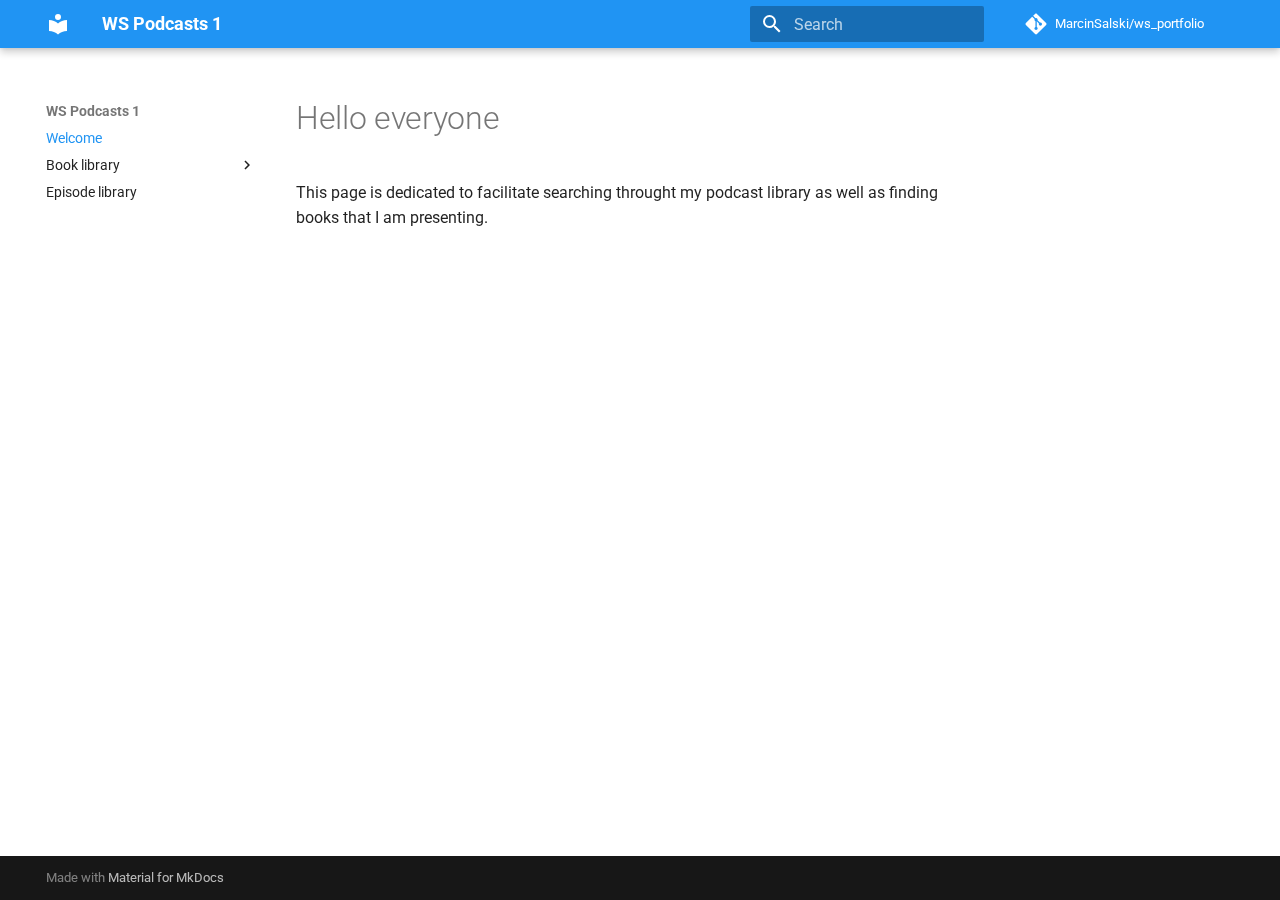
<file: index.html>
<!doctype html>
<html lang="en" class="no-js">
  <head>
    
      <meta charset="utf-8">
      <meta name="viewport" content="width=device-width,initial-scale=1">
      
        <meta name="description" content="Portfolio of my creative projects">
      
      
        <meta name="author" content="Marcin Salski">
      
      
      
      
        <link rel="next" href="BraveNewWorldRevisited/">
      
      
      <link rel="icon" href="assets/images/favicon.png">
      <meta name="generator" content="mkdocs-1.6.1, mkdocs-material-9.6.16">
    
    
      
        <title>WS Podcasts 1</title>
      
    
    
      <link rel="stylesheet" href="assets/stylesheets/main.7e37652d.min.css">
      
        
        <link rel="stylesheet" href="assets/stylesheets/palette.06af60db.min.css">
      
      


    
    
      
    
    
      
        
        
        <link rel="preconnect" href="https://fonts.gstatic.com" crossorigin>
        <link rel="stylesheet" href="https://fonts.googleapis.com/css?family=Roboto:300,300i,400,400i,700,700i%7CRoboto+Mono:400,400i,700,700i&display=fallback">
        <style>:root{--md-text-font:"Roboto";--md-code-font:"Roboto Mono"}</style>
      
    
    
    <script>__md_scope=new URL(".",location),__md_hash=e=>[...e].reduce(((e,_)=>(e<<5)-e+_.charCodeAt(0)),0),__md_get=(e,_=localStorage,t=__md_scope)=>JSON.parse(_.getItem(t.pathname+"."+e)),__md_set=(e,_,t=localStorage,a=__md_scope)=>{try{t.setItem(a.pathname+"."+e,JSON.stringify(_))}catch(e){}}</script>
    
      

    
    
    
  </head>
  
  
    
    
    
    
    
    <body dir="ltr" data-md-color-scheme="default" data-md-color-primary="blue" data-md-color-accent="red">
  
    
    <input class="md-toggle" data-md-toggle="drawer" type="checkbox" id="__drawer" autocomplete="off">
    <input class="md-toggle" data-md-toggle="search" type="checkbox" id="__search" autocomplete="off">
    <label class="md-overlay" for="__drawer"></label>
    <div data-md-component="skip">
      
        
        <a href="#hello-everyone" class="md-skip">
          Skip to content
        </a>
      
    </div>
    <div data-md-component="announce">
      
    </div>
    
    
      

  

<header class="md-header md-header--shadow" data-md-component="header">
  <nav class="md-header__inner md-grid" aria-label="Header">
    <a href="." title="WS Podcasts 1" class="md-header__button md-logo" aria-label="WS Podcasts 1" data-md-component="logo">
      
  
  <svg xmlns="http://www.w3.org/2000/svg" viewBox="0 0 24 24"><path d="M12 8a3 3 0 0 0 3-3 3 3 0 0 0-3-3 3 3 0 0 0-3 3 3 3 0 0 0 3 3m0 3.54C9.64 9.35 6.5 8 3 8v11c3.5 0 6.64 1.35 9 3.54 2.36-2.19 5.5-3.54 9-3.54V8c-3.5 0-6.64 1.35-9 3.54"/></svg>

    </a>
    <label class="md-header__button md-icon" for="__drawer">
      
      <svg xmlns="http://www.w3.org/2000/svg" viewBox="0 0 24 24"><path d="M3 6h18v2H3zm0 5h18v2H3zm0 5h18v2H3z"/></svg>
    </label>
    <div class="md-header__title" data-md-component="header-title">
      <div class="md-header__ellipsis">
        <div class="md-header__topic">
          <span class="md-ellipsis">
            WS Podcasts 1
          </span>
        </div>
        <div class="md-header__topic" data-md-component="header-topic">
          <span class="md-ellipsis">
            
              Welcome
            
          </span>
        </div>
      </div>
    </div>
    
      
    
    
    
    
      
      
        <label class="md-header__button md-icon" for="__search">
          
          <svg xmlns="http://www.w3.org/2000/svg" viewBox="0 0 24 24"><path d="M9.5 3A6.5 6.5 0 0 1 16 9.5c0 1.61-.59 3.09-1.56 4.23l.27.27h.79l5 5-1.5 1.5-5-5v-.79l-.27-.27A6.52 6.52 0 0 1 9.5 16 6.5 6.5 0 0 1 3 9.5 6.5 6.5 0 0 1 9.5 3m0 2C7 5 5 7 5 9.5S7 14 9.5 14 14 12 14 9.5 12 5 9.5 5"/></svg>
        </label>
        <div class="md-search" data-md-component="search" role="dialog">
  <label class="md-search__overlay" for="__search"></label>
  <div class="md-search__inner" role="search">
    <form class="md-search__form" name="search">
      <input type="text" class="md-search__input" name="query" aria-label="Search" placeholder="Search" autocapitalize="off" autocorrect="off" autocomplete="off" spellcheck="false" data-md-component="search-query" required>
      <label class="md-search__icon md-icon" for="__search">
        
        <svg xmlns="http://www.w3.org/2000/svg" viewBox="0 0 24 24"><path d="M9.5 3A6.5 6.5 0 0 1 16 9.5c0 1.61-.59 3.09-1.56 4.23l.27.27h.79l5 5-1.5 1.5-5-5v-.79l-.27-.27A6.52 6.52 0 0 1 9.5 16 6.5 6.5 0 0 1 3 9.5 6.5 6.5 0 0 1 9.5 3m0 2C7 5 5 7 5 9.5S7 14 9.5 14 14 12 14 9.5 12 5 9.5 5"/></svg>
        
        <svg xmlns="http://www.w3.org/2000/svg" viewBox="0 0 24 24"><path d="M20 11v2H8l5.5 5.5-1.42 1.42L4.16 12l7.92-7.92L13.5 5.5 8 11z"/></svg>
      </label>
      <nav class="md-search__options" aria-label="Search">
        
        <button type="reset" class="md-search__icon md-icon" title="Clear" aria-label="Clear" tabindex="-1">
          
          <svg xmlns="http://www.w3.org/2000/svg" viewBox="0 0 24 24"><path d="M19 6.41 17.59 5 12 10.59 6.41 5 5 6.41 10.59 12 5 17.59 6.41 19 12 13.41 17.59 19 19 17.59 13.41 12z"/></svg>
        </button>
      </nav>
      
    </form>
    <div class="md-search__output">
      <div class="md-search__scrollwrap" tabindex="0" data-md-scrollfix>
        <div class="md-search-result" data-md-component="search-result">
          <div class="md-search-result__meta">
            Initializing search
          </div>
          <ol class="md-search-result__list" role="presentation"></ol>
        </div>
      </div>
    </div>
  </div>
</div>
      
    
    
      <div class="md-header__source">
        <a href="https://github.com/MarcinSalski/ws_portfolio" title="Go to repository" class="md-source" data-md-component="source">
  <div class="md-source__icon md-icon">
    
    <svg xmlns="http://www.w3.org/2000/svg" viewBox="0 0 448 512"><!--! Font Awesome Free 7.0.0 by @fontawesome - https://fontawesome.com License - https://fontawesome.com/license/free (Icons: CC BY 4.0, Fonts: SIL OFL 1.1, Code: MIT License) Copyright 2025 Fonticons, Inc.--><path fill="currentColor" d="M439.6 236.1 244 40.5c-5.4-5.5-12.8-8.5-20.4-8.5s-15 3-20.4 8.4L162.5 81l51.5 51.5c27.1-9.1 52.7 16.8 43.4 43.7l49.7 49.7c34.2-11.8 61.2 31 35.5 56.7-26.5 26.5-70.2-2.9-56-37.3L240.3 199v121.9c25.3 12.5 22.3 41.8 9.1 55-6.4 6.4-15.2 10.1-24.3 10.1s-17.8-3.6-24.3-10.1c-17.6-17.6-11.1-46.9 11.2-56v-123c-20.8-8.5-24.6-30.7-18.6-45L142.6 101 8.5 235.1C3 240.6 0 247.9 0 255.5s3 15 8.5 20.4l195.6 195.7c5.4 5.4 12.7 8.4 20.4 8.4s15-3 20.4-8.4l194.7-194.7c5.4-5.4 8.4-12.8 8.4-20.4s-3-15-8.4-20.4"/></svg>
  </div>
  <div class="md-source__repository">
    MarcinSalski/ws_portfolio
  </div>
</a>
      </div>
    
  </nav>
  
</header>
    
    <div class="md-container" data-md-component="container">
      
      
        
          
        
      
      <main class="md-main" data-md-component="main">
        <div class="md-main__inner md-grid">
          
            
              
              <div class="md-sidebar md-sidebar--primary" data-md-component="sidebar" data-md-type="navigation" >
                <div class="md-sidebar__scrollwrap">
                  <div class="md-sidebar__inner">
                    



<nav class="md-nav md-nav--primary" aria-label="Navigation" data-md-level="0">
  <label class="md-nav__title" for="__drawer">
    <a href="." title="WS Podcasts 1" class="md-nav__button md-logo" aria-label="WS Podcasts 1" data-md-component="logo">
      
  
  <svg xmlns="http://www.w3.org/2000/svg" viewBox="0 0 24 24"><path d="M12 8a3 3 0 0 0 3-3 3 3 0 0 0-3-3 3 3 0 0 0-3 3 3 3 0 0 0 3 3m0 3.54C9.64 9.35 6.5 8 3 8v11c3.5 0 6.64 1.35 9 3.54 2.36-2.19 5.5-3.54 9-3.54V8c-3.5 0-6.64 1.35-9 3.54"/></svg>

    </a>
    WS Podcasts 1
  </label>
  
    <div class="md-nav__source">
      <a href="https://github.com/MarcinSalski/ws_portfolio" title="Go to repository" class="md-source" data-md-component="source">
  <div class="md-source__icon md-icon">
    
    <svg xmlns="http://www.w3.org/2000/svg" viewBox="0 0 448 512"><!--! Font Awesome Free 7.0.0 by @fontawesome - https://fontawesome.com License - https://fontawesome.com/license/free (Icons: CC BY 4.0, Fonts: SIL OFL 1.1, Code: MIT License) Copyright 2025 Fonticons, Inc.--><path fill="currentColor" d="M439.6 236.1 244 40.5c-5.4-5.5-12.8-8.5-20.4-8.5s-15 3-20.4 8.4L162.5 81l51.5 51.5c27.1-9.1 52.7 16.8 43.4 43.7l49.7 49.7c34.2-11.8 61.2 31 35.5 56.7-26.5 26.5-70.2-2.9-56-37.3L240.3 199v121.9c25.3 12.5 22.3 41.8 9.1 55-6.4 6.4-15.2 10.1-24.3 10.1s-17.8-3.6-24.3-10.1c-17.6-17.6-11.1-46.9 11.2-56v-123c-20.8-8.5-24.6-30.7-18.6-45L142.6 101 8.5 235.1C3 240.6 0 247.9 0 255.5s3 15 8.5 20.4l195.6 195.7c5.4 5.4 12.7 8.4 20.4 8.4s15-3 20.4-8.4l194.7-194.7c5.4-5.4 8.4-12.8 8.4-20.4s-3-15-8.4-20.4"/></svg>
  </div>
  <div class="md-source__repository">
    MarcinSalski/ws_portfolio
  </div>
</a>
    </div>
  
  <ul class="md-nav__list" data-md-scrollfix>
    
      
      
  
  
    
  
  
  
    <li class="md-nav__item md-nav__item--active">
      
      <input class="md-nav__toggle md-toggle" type="checkbox" id="__toc">
      
      
        
      
      
      <a href="." class="md-nav__link md-nav__link--active">
        
  
  
  <span class="md-ellipsis">
    Welcome
    
  </span>
  

      </a>
      
    </li>
  

    
      
      
  
  
  
  
    
    
    
    
    
    <li class="md-nav__item md-nav__item--nested">
      
        
        
        <input class="md-nav__toggle md-toggle " type="checkbox" id="__nav_2" >
        
          
          <label class="md-nav__link" for="__nav_2" id="__nav_2_label" tabindex="0">
            
  
  
  <span class="md-ellipsis">
    Book library
    
  </span>
  

            <span class="md-nav__icon md-icon"></span>
          </label>
        
        <nav class="md-nav" data-md-level="1" aria-labelledby="__nav_2_label" aria-expanded="false">
          <label class="md-nav__title" for="__nav_2">
            <span class="md-nav__icon md-icon"></span>
            Book library
          </label>
          <ul class="md-nav__list" data-md-scrollfix>
            
              
                
  
  
  
  
    <li class="md-nav__item">
      <a href="BraveNewWorldRevisited/" class="md-nav__link">
        
  
  
  <span class="md-ellipsis">
    Brave New World Revisited by Aldous Huxley
    
  </span>
  

      </a>
    </li>
  

              
            
              
                
  
  
  
  
    <li class="md-nav__item">
      <a href="TheRoad/" class="md-nav__link">
        
  
  
  <span class="md-ellipsis">
    The Road by Cormac McCarthy
    
  </span>
  

      </a>
    </li>
  

              
            
          </ul>
        </nav>
      
    </li>
  

    
      
      
  
  
  
  
    <li class="md-nav__item">
      <a href="OtherPodcasts/" class="md-nav__link">
        
  
  
  <span class="md-ellipsis">
    Episode library
    
  </span>
  

      </a>
    </li>
  

    
  </ul>
</nav>
                  </div>
                </div>
              </div>
            
            
              
              <div class="md-sidebar md-sidebar--secondary" data-md-component="sidebar" data-md-type="toc" >
                <div class="md-sidebar__scrollwrap">
                  <div class="md-sidebar__inner">
                    

<nav class="md-nav md-nav--secondary" aria-label="Table of contents">
  
  
  
    
  
  
</nav>
                  </div>
                </div>
              </div>
            
          
          
            <div class="md-content" data-md-component="content">
              <article class="md-content__inner md-typeset">
                
                  


  
  


<h1 id="hello-everyone">Hello everyone</h1>
<p>This page is dedicated to facilitate searching throught my podcast library as well as finding books that I am presenting.</p>












                
              </article>
            </div>
          
          
<script>var target=document.getElementById(location.hash.slice(1));target&&target.name&&(target.checked=target.name.startsWith("__tabbed_"))</script>
        </div>
        
      </main>
      
        <footer class="md-footer">
  
  <div class="md-footer-meta md-typeset">
    <div class="md-footer-meta__inner md-grid">
      <div class="md-copyright">
  
  
    Made with
    <a href="https://squidfunk.github.io/mkdocs-material/" target="_blank" rel="noopener">
      Material for MkDocs
    </a>
  
</div>
      
    </div>
  </div>
</footer>
      
    </div>
    <div class="md-dialog" data-md-component="dialog">
      <div class="md-dialog__inner md-typeset"></div>
    </div>
    
    
    
      
      <script id="__config" type="application/json">{"base": ".", "features": [], "search": "assets/javascripts/workers/search.d50fe291.min.js", "tags": null, "translations": {"clipboard.copied": "Copied to clipboard", "clipboard.copy": "Copy to clipboard", "search.result.more.one": "1 more on this page", "search.result.more.other": "# more on this page", "search.result.none": "No matching documents", "search.result.one": "1 matching document", "search.result.other": "# matching documents", "search.result.placeholder": "Type to start searching", "search.result.term.missing": "Missing", "select.version": "Select version"}, "version": null}</script>
    
    
      <script src="assets/javascripts/bundle.50899def.min.js"></script>
      
    
  </body>
</html>
</file>
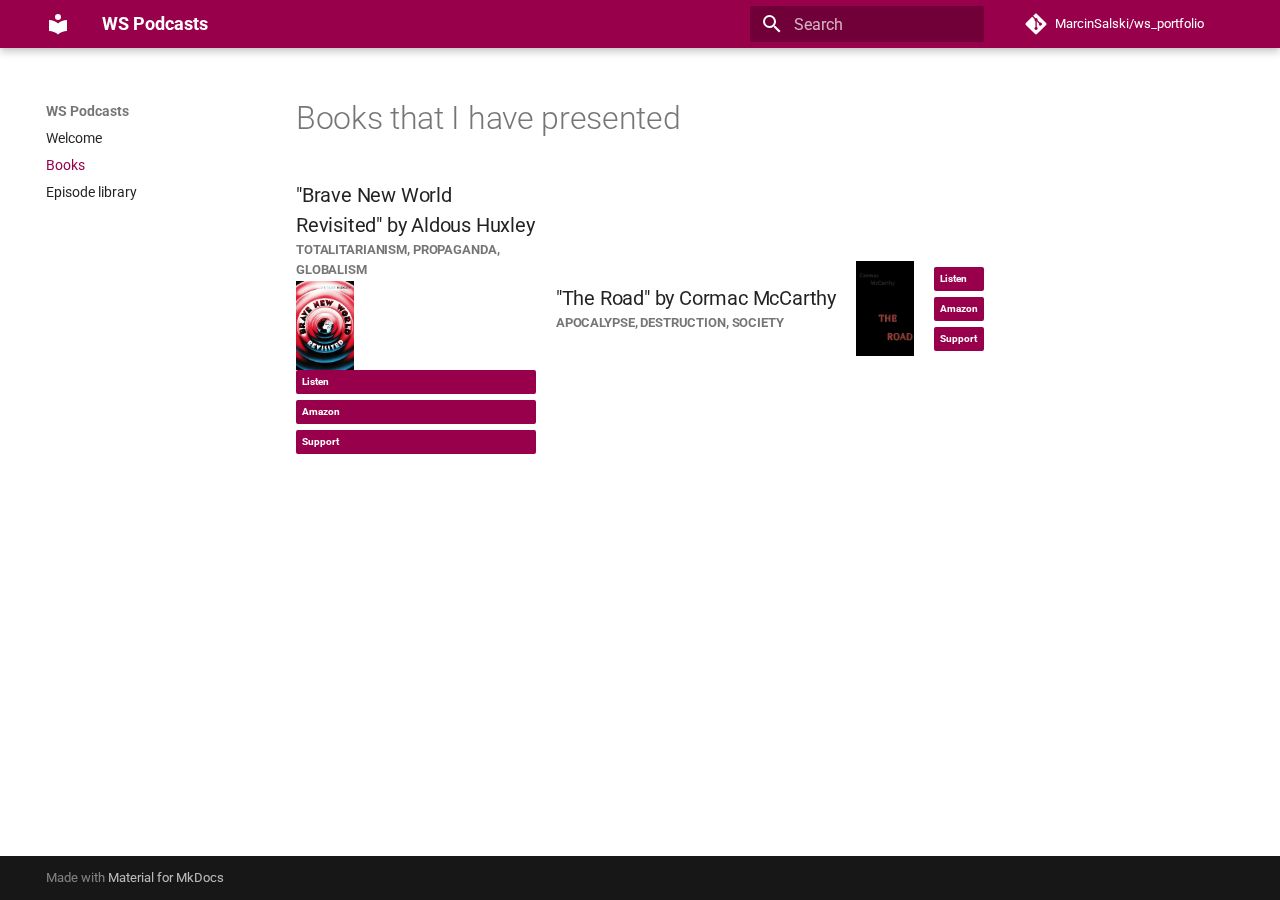
<file: Books/index.html>
<!doctype html>
<html lang="en" class="no-js">
  <head>
    
      <meta charset="utf-8">
      <meta name="viewport" content="width=device-width,initial-scale=1">
      
        <meta name="description" content="Portfolio of my creative projects
">
      
      
        <meta name="author" content="Marcin Salski">
      
      
      
        <link rel="prev" href="..">
      
      
        <link rel="next" href="../Podcasts/">
      
      
      <link rel="icon" href="../assets/images/favicon.png">
      <meta name="generator" content="mkdocs-1.6.1, mkdocs-material-9.6.16">
    
    
      
        <title>Books - WS Podcasts</title>
      
    
    
      <link rel="stylesheet" href="../assets/stylesheets/main.7e37652d.min.css">
      
      


    
    
      
    
    
      
        
        
        <link rel="preconnect" href="https://fonts.gstatic.com" crossorigin>
        <link rel="stylesheet" href="https://fonts.googleapis.com/css?family=Roboto:300,300i,400,400i,700,700i%7CRoboto+Mono:400,400i,700,700i&display=fallback">
        <style>:root{--md-text-font:"Roboto";--md-code-font:"Roboto Mono"}</style>
      
    
    
      <link rel="stylesheet" href="../stylesheets/extra.css">
    
    <script>__md_scope=new URL("..",location),__md_hash=e=>[...e].reduce(((e,_)=>(e<<5)-e+_.charCodeAt(0)),0),__md_get=(e,_=localStorage,t=__md_scope)=>JSON.parse(_.getItem(t.pathname+"."+e)),__md_set=(e,_,t=localStorage,a=__md_scope)=>{try{t.setItem(a.pathname+"."+e,JSON.stringify(_))}catch(e){}}</script>
    
      

    
    
    
  </head>
  
  
    <body dir="ltr">
  
    
    <input class="md-toggle" data-md-toggle="drawer" type="checkbox" id="__drawer" autocomplete="off">
    <input class="md-toggle" data-md-toggle="search" type="checkbox" id="__search" autocomplete="off">
    <label class="md-overlay" for="__drawer"></label>
    <div data-md-component="skip">
      
        
        <a href="#books-that-i-have-presented" class="md-skip">
          Skip to content
        </a>
      
    </div>
    <div data-md-component="announce">
      
    </div>
    
    
      

  

<header class="md-header md-header--shadow" data-md-component="header">
  <nav class="md-header__inner md-grid" aria-label="Header">
    <a href=".." title="WS Podcasts" class="md-header__button md-logo" aria-label="WS Podcasts" data-md-component="logo">
      
  
  <svg xmlns="http://www.w3.org/2000/svg" viewBox="0 0 24 24"><path d="M12 8a3 3 0 0 0 3-3 3 3 0 0 0-3-3 3 3 0 0 0-3 3 3 3 0 0 0 3 3m0 3.54C9.64 9.35 6.5 8 3 8v11c3.5 0 6.64 1.35 9 3.54 2.36-2.19 5.5-3.54 9-3.54V8c-3.5 0-6.64 1.35-9 3.54"/></svg>

    </a>
    <label class="md-header__button md-icon" for="__drawer">
      
      <svg xmlns="http://www.w3.org/2000/svg" viewBox="0 0 24 24"><path d="M3 6h18v2H3zm0 5h18v2H3zm0 5h18v2H3z"/></svg>
    </label>
    <div class="md-header__title" data-md-component="header-title">
      <div class="md-header__ellipsis">
        <div class="md-header__topic">
          <span class="md-ellipsis">
            WS Podcasts
          </span>
        </div>
        <div class="md-header__topic" data-md-component="header-topic">
          <span class="md-ellipsis">
            
              Books
            
          </span>
        </div>
      </div>
    </div>
    
    
      <script>var palette=__md_get("__palette");if(palette&&palette.color){if("(prefers-color-scheme)"===palette.color.media){var media=matchMedia("(prefers-color-scheme: light)"),input=document.querySelector(media.matches?"[data-md-color-media='(prefers-color-scheme: light)']":"[data-md-color-media='(prefers-color-scheme: dark)']");palette.color.media=input.getAttribute("data-md-color-media"),palette.color.scheme=input.getAttribute("data-md-color-scheme"),palette.color.primary=input.getAttribute("data-md-color-primary"),palette.color.accent=input.getAttribute("data-md-color-accent")}for(var[key,value]of Object.entries(palette.color))document.body.setAttribute("data-md-color-"+key,value)}</script>
    
    
    
      
      
        <label class="md-header__button md-icon" for="__search">
          
          <svg xmlns="http://www.w3.org/2000/svg" viewBox="0 0 24 24"><path d="M9.5 3A6.5 6.5 0 0 1 16 9.5c0 1.61-.59 3.09-1.56 4.23l.27.27h.79l5 5-1.5 1.5-5-5v-.79l-.27-.27A6.52 6.52 0 0 1 9.5 16 6.5 6.5 0 0 1 3 9.5 6.5 6.5 0 0 1 9.5 3m0 2C7 5 5 7 5 9.5S7 14 9.5 14 14 12 14 9.5 12 5 9.5 5"/></svg>
        </label>
        <div class="md-search" data-md-component="search" role="dialog">
  <label class="md-search__overlay" for="__search"></label>
  <div class="md-search__inner" role="search">
    <form class="md-search__form" name="search">
      <input type="text" class="md-search__input" name="query" aria-label="Search" placeholder="Search" autocapitalize="off" autocorrect="off" autocomplete="off" spellcheck="false" data-md-component="search-query" required>
      <label class="md-search__icon md-icon" for="__search">
        
        <svg xmlns="http://www.w3.org/2000/svg" viewBox="0 0 24 24"><path d="M9.5 3A6.5 6.5 0 0 1 16 9.5c0 1.61-.59 3.09-1.56 4.23l.27.27h.79l5 5-1.5 1.5-5-5v-.79l-.27-.27A6.52 6.52 0 0 1 9.5 16 6.5 6.5 0 0 1 3 9.5 6.5 6.5 0 0 1 9.5 3m0 2C7 5 5 7 5 9.5S7 14 9.5 14 14 12 14 9.5 12 5 9.5 5"/></svg>
        
        <svg xmlns="http://www.w3.org/2000/svg" viewBox="0 0 24 24"><path d="M20 11v2H8l5.5 5.5-1.42 1.42L4.16 12l7.92-7.92L13.5 5.5 8 11z"/></svg>
      </label>
      <nav class="md-search__options" aria-label="Search">
        
        <button type="reset" class="md-search__icon md-icon" title="Clear" aria-label="Clear" tabindex="-1">
          
          <svg xmlns="http://www.w3.org/2000/svg" viewBox="0 0 24 24"><path d="M19 6.41 17.59 5 12 10.59 6.41 5 5 6.41 10.59 12 5 17.59 6.41 19 12 13.41 17.59 19 19 17.59 13.41 12z"/></svg>
        </button>
      </nav>
      
    </form>
    <div class="md-search__output">
      <div class="md-search__scrollwrap" tabindex="0" data-md-scrollfix>
        <div class="md-search-result" data-md-component="search-result">
          <div class="md-search-result__meta">
            Initializing search
          </div>
          <ol class="md-search-result__list" role="presentation"></ol>
        </div>
      </div>
    </div>
  </div>
</div>
      
    
    
      <div class="md-header__source">
        <a href="https://github.com/MarcinSalski/ws_portfolio" title="Go to repository" class="md-source" data-md-component="source">
  <div class="md-source__icon md-icon">
    
    <svg xmlns="http://www.w3.org/2000/svg" viewBox="0 0 448 512"><!--! Font Awesome Free 7.0.0 by @fontawesome - https://fontawesome.com License - https://fontawesome.com/license/free (Icons: CC BY 4.0, Fonts: SIL OFL 1.1, Code: MIT License) Copyright 2025 Fonticons, Inc.--><path fill="currentColor" d="M439.6 236.1 244 40.5c-5.4-5.5-12.8-8.5-20.4-8.5s-15 3-20.4 8.4L162.5 81l51.5 51.5c27.1-9.1 52.7 16.8 43.4 43.7l49.7 49.7c34.2-11.8 61.2 31 35.5 56.7-26.5 26.5-70.2-2.9-56-37.3L240.3 199v121.9c25.3 12.5 22.3 41.8 9.1 55-6.4 6.4-15.2 10.1-24.3 10.1s-17.8-3.6-24.3-10.1c-17.6-17.6-11.1-46.9 11.2-56v-123c-20.8-8.5-24.6-30.7-18.6-45L142.6 101 8.5 235.1C3 240.6 0 247.9 0 255.5s3 15 8.5 20.4l195.6 195.7c5.4 5.4 12.7 8.4 20.4 8.4s15-3 20.4-8.4l194.7-194.7c5.4-5.4 8.4-12.8 8.4-20.4s-3-15-8.4-20.4"/></svg>
  </div>
  <div class="md-source__repository">
    MarcinSalski/ws_portfolio
  </div>
</a>
      </div>
    
  </nav>
  
</header>
    
    <div class="md-container" data-md-component="container">
      
      
        
          
        
      
      <main class="md-main" data-md-component="main">
        <div class="md-main__inner md-grid">
          
            
              
              <div class="md-sidebar md-sidebar--primary" data-md-component="sidebar" data-md-type="navigation" >
                <div class="md-sidebar__scrollwrap">
                  <div class="md-sidebar__inner">
                    



<nav class="md-nav md-nav--primary" aria-label="Navigation" data-md-level="0">
  <label class="md-nav__title" for="__drawer">
    <a href=".." title="WS Podcasts" class="md-nav__button md-logo" aria-label="WS Podcasts" data-md-component="logo">
      
  
  <svg xmlns="http://www.w3.org/2000/svg" viewBox="0 0 24 24"><path d="M12 8a3 3 0 0 0 3-3 3 3 0 0 0-3-3 3 3 0 0 0-3 3 3 3 0 0 0 3 3m0 3.54C9.64 9.35 6.5 8 3 8v11c3.5 0 6.64 1.35 9 3.54 2.36-2.19 5.5-3.54 9-3.54V8c-3.5 0-6.64 1.35-9 3.54"/></svg>

    </a>
    WS Podcasts
  </label>
  
    <div class="md-nav__source">
      <a href="https://github.com/MarcinSalski/ws_portfolio" title="Go to repository" class="md-source" data-md-component="source">
  <div class="md-source__icon md-icon">
    
    <svg xmlns="http://www.w3.org/2000/svg" viewBox="0 0 448 512"><!--! Font Awesome Free 7.0.0 by @fontawesome - https://fontawesome.com License - https://fontawesome.com/license/free (Icons: CC BY 4.0, Fonts: SIL OFL 1.1, Code: MIT License) Copyright 2025 Fonticons, Inc.--><path fill="currentColor" d="M439.6 236.1 244 40.5c-5.4-5.5-12.8-8.5-20.4-8.5s-15 3-20.4 8.4L162.5 81l51.5 51.5c27.1-9.1 52.7 16.8 43.4 43.7l49.7 49.7c34.2-11.8 61.2 31 35.5 56.7-26.5 26.5-70.2-2.9-56-37.3L240.3 199v121.9c25.3 12.5 22.3 41.8 9.1 55-6.4 6.4-15.2 10.1-24.3 10.1s-17.8-3.6-24.3-10.1c-17.6-17.6-11.1-46.9 11.2-56v-123c-20.8-8.5-24.6-30.7-18.6-45L142.6 101 8.5 235.1C3 240.6 0 247.9 0 255.5s3 15 8.5 20.4l195.6 195.7c5.4 5.4 12.7 8.4 20.4 8.4s15-3 20.4-8.4l194.7-194.7c5.4-5.4 8.4-12.8 8.4-20.4s-3-15-8.4-20.4"/></svg>
  </div>
  <div class="md-source__repository">
    MarcinSalski/ws_portfolio
  </div>
</a>
    </div>
  
  <ul class="md-nav__list" data-md-scrollfix>
    
      
      
  
  
  
  
    <li class="md-nav__item">
      <a href=".." class="md-nav__link">
        
  
  
  <span class="md-ellipsis">
    Welcome
    
  </span>
  

      </a>
    </li>
  

    
      
      
  
  
    
  
  
  
    <li class="md-nav__item md-nav__item--active">
      
      <input class="md-nav__toggle md-toggle" type="checkbox" id="__toc">
      
      
        
      
      
      <a href="./" class="md-nav__link md-nav__link--active">
        
  
  
  <span class="md-ellipsis">
    Books
    
  </span>
  

      </a>
      
    </li>
  

    
      
      
  
  
  
  
    <li class="md-nav__item">
      <a href="../Podcasts/" class="md-nav__link">
        
  
  
  <span class="md-ellipsis">
    Episode library
    
  </span>
  

      </a>
    </li>
  

    
  </ul>
</nav>
                  </div>
                </div>
              </div>
            
            
              
              <div class="md-sidebar md-sidebar--secondary" data-md-component="sidebar" data-md-type="toc" >
                <div class="md-sidebar__scrollwrap">
                  <div class="md-sidebar__inner">
                    

<nav class="md-nav md-nav--secondary" aria-label="Table of contents">
  
  
  
    
  
  
</nav>
                  </div>
                </div>
              </div>
            
          
          
            <div class="md-content" data-md-component="content">
              <article class="md-content__inner md-typeset">
                
                  


  
  


<h1 id="books-that-i-have-presented">Books that I have presented</h1>
<div style="display: flex; align-items: center; justify-content: space-between; gap: 20px; margin-bottom: 16px;">

  <!-- Lewa kolumna: tytuł -->
  <div style="flex: 1;">
    <h3 style="margin: 0;">"Brave New World Revisited" by Aldous Huxley</h3>
    <h5 style="margin: 0;">totalitarianism, propaganda, globalism</h5
  </div>

  <!-- Środkowa kolumna: okładka -->
  <div style="flex: 0 0 auto; display: flex; align-items: center;">
    <img src="BraveNewWorldRevisited.jpg" alt="" style="width: 58px; height: auto;">
  </div>

  <!-- Prawa kolumna: linki -->
  <div style="flex: 0 0 auto; display: flex; flex-direction: column; gap: 6px;">

    <a href="https://www.youtube.com/watch?v=iyqHwpR7As8" 
       target="_blank"
       class="md-button md-button--primary"
       style="padding: 2px 4px; font-size: 0.5rem;">
       Listen
    </a>

    <a href="https://amzn.eu/d/1f9Bk0Z"
       target="_blank"
       class="md-button md-button--primary"
       style="padding: 2px 4px; font-size: 0.5rem;">
       Amazon
    </a>

    <a href="https://linktr.ee/w.salski"
       target="_blank"
       class="md-button md-button--primary"
       style="padding: 2px 4px; font-size: 0.5rem;">
       Support
    </a>

  </div>

</div>

<div style="display: flex; align-items: center; justify-content: space-between; gap: 20px; margin-bottom: 16px;">

  <!-- Lewa kolumna: tytuł -->
  <div style="flex: 1;">
    <h3 style="margin: 0;">"The Road" by Cormac McCarthy</h3>
    <h5 style="margin: 0;">apocalypse, destruction, society</h5>
  </div>

  <!-- Środkowa kolumna: okładka -->
  <div style="flex: 0 0 auto; display: flex; align-items: center;">
    <img src="TheRoad.jpg" alt="" style="width: 58px; height: auto;">
  </div>

  <!-- Prawa kolumna: linki -->
  <div style="flex: 0 0 auto; display: flex; flex-direction: column; gap: 6px;">

    <a href="https://www.youtube.com/watch?v=conm-HLtFOI" 
       target="_blank"
       class="md-button md-button--primary"
       style="padding: 2px 4px; font-size: 0.5rem;">
       Listen
    </a>

    <a href="https://amzn.eu/d/ebyUm2o"
       target="_blank"
       class="md-button md-button--primary"
       style="padding: 2px 4px; font-size: 0.5rem;">
       Amazon
    </a>

    <a href="https://linktr.ee/w.salski"
       target="_blank"
       class="md-button md-button--primary"
       style="padding: 2px 4px; font-size: 0.5rem;">
       Support
    </a>

  </div>

</div>

</script>












                
              </article>
            </div>
          
          
<script>var target=document.getElementById(location.hash.slice(1));target&&target.name&&(target.checked=target.name.startsWith("__tabbed_"))</script>
        </div>
        
          <button type="button" class="md-top md-icon" data-md-component="top" hidden>
  
  <svg xmlns="http://www.w3.org/2000/svg" viewBox="0 0 24 24"><path d="M13 20h-2V8l-5.5 5.5-1.42-1.42L12 4.16l7.92 7.92-1.42 1.42L13 8z"/></svg>
  Back to top
</button>
        
      </main>
      
        <footer class="md-footer">
  
  <div class="md-footer-meta md-typeset">
    <div class="md-footer-meta__inner md-grid">
      <div class="md-copyright">
  
  
    Made with
    <a href="https://squidfunk.github.io/mkdocs-material/" target="_blank" rel="noopener">
      Material for MkDocs
    </a>
  
</div>
      
    </div>
  </div>
</footer>
      
    </div>
    <div class="md-dialog" data-md-component="dialog">
      <div class="md-dialog__inner md-typeset"></div>
    </div>
    
    
    
      
      <script id="__config" type="application/json">{"base": "..", "features": ["navigation.instant", "navigation.sections", "navigation.top", "content.code.copy"], "search": "../assets/javascripts/workers/search.d50fe291.min.js", "tags": null, "translations": {"clipboard.copied": "Copied to clipboard", "clipboard.copy": "Copy to clipboard", "search.result.more.one": "1 more on this page", "search.result.more.other": "# more on this page", "search.result.none": "No matching documents", "search.result.one": "1 matching document", "search.result.other": "# matching documents", "search.result.placeholder": "Type to start searching", "search.result.term.missing": "Missing", "select.version": "Select version"}, "version": null}</script>
    
    
      <script src="../assets/javascripts/bundle.50899def.min.js"></script>
      
    
  </body>
</html>
</file>
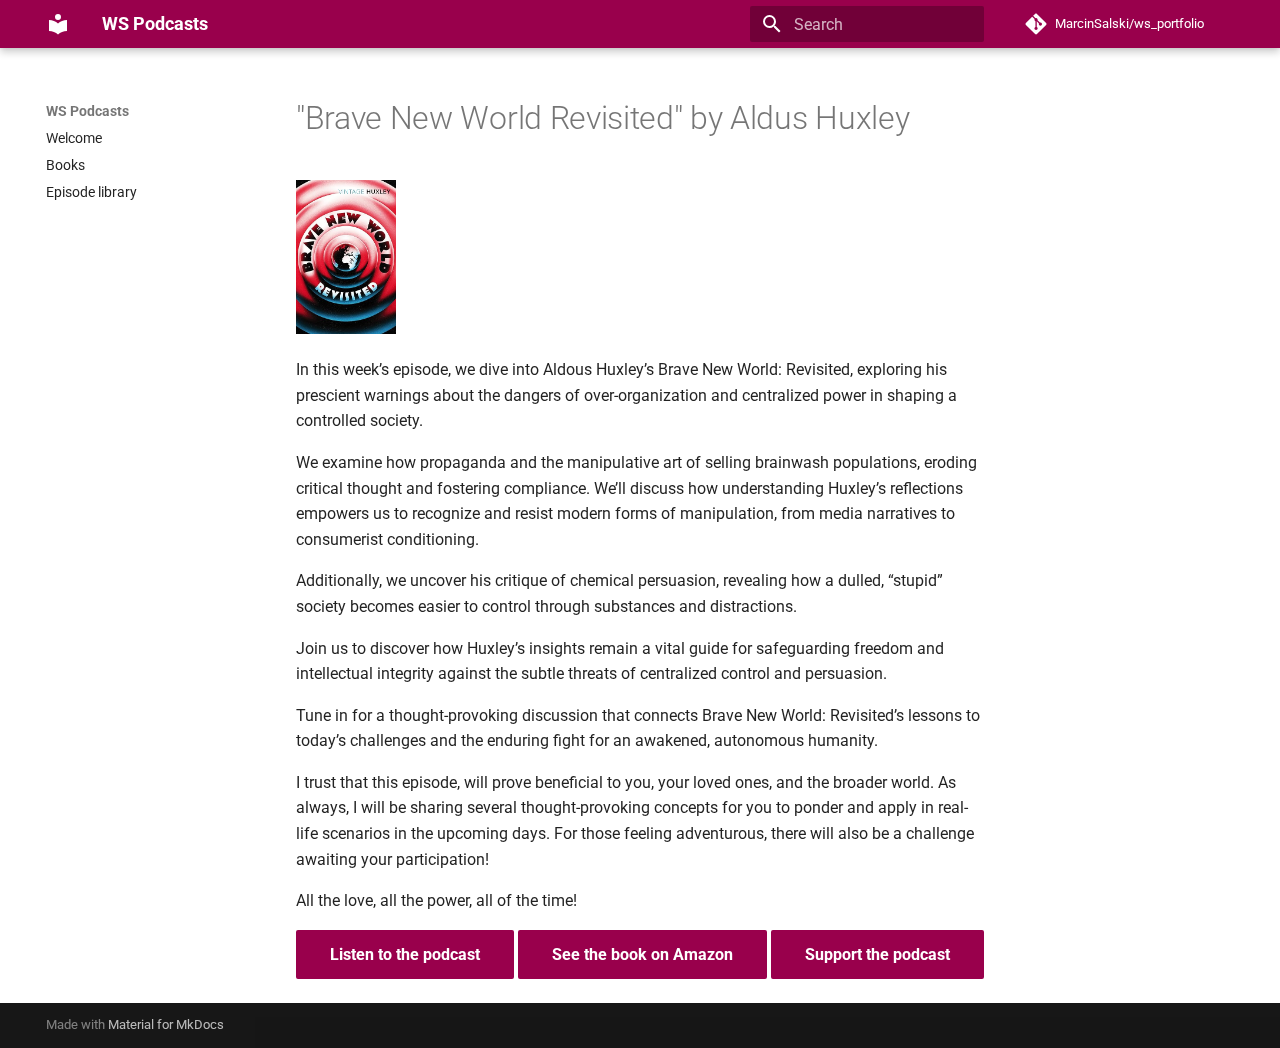
<file: BraveNewWorldRevisited/index.html>
<!doctype html>
<html lang="en" class="no-js">
  <head>
    
      <meta charset="utf-8">
      <meta name="viewport" content="width=device-width,initial-scale=1">
      
        <meta name="description" content="Portfolio of my creative projects
">
      
      
        <meta name="author" content="Marcin Salski">
      
      
      
      
      
      <link rel="icon" href="../assets/images/favicon.png">
      <meta name="generator" content="mkdocs-1.6.1, mkdocs-material-9.6.16">
    
    
      
        <title>"Brave New World Revisited" by Aldus Huxley - WS Podcasts</title>
      
    
    
      <link rel="stylesheet" href="../assets/stylesheets/main.7e37652d.min.css">
      
      


    
    
      
    
    
      
        
        
        <link rel="preconnect" href="https://fonts.gstatic.com" crossorigin>
        <link rel="stylesheet" href="https://fonts.googleapis.com/css?family=Roboto:300,300i,400,400i,700,700i%7CRoboto+Mono:400,400i,700,700i&display=fallback">
        <style>:root{--md-text-font:"Roboto";--md-code-font:"Roboto Mono"}</style>
      
    
    
      <link rel="stylesheet" href="../stylesheets/extra.css">
    
    <script>__md_scope=new URL("..",location),__md_hash=e=>[...e].reduce(((e,_)=>(e<<5)-e+_.charCodeAt(0)),0),__md_get=(e,_=localStorage,t=__md_scope)=>JSON.parse(_.getItem(t.pathname+"."+e)),__md_set=(e,_,t=localStorage,a=__md_scope)=>{try{t.setItem(a.pathname+"."+e,JSON.stringify(_))}catch(e){}}</script>
    
      

    
    
    
  </head>
  
  
    <body dir="ltr">
  
    
    <input class="md-toggle" data-md-toggle="drawer" type="checkbox" id="__drawer" autocomplete="off">
    <input class="md-toggle" data-md-toggle="search" type="checkbox" id="__search" autocomplete="off">
    <label class="md-overlay" for="__drawer"></label>
    <div data-md-component="skip">
      
        
        <a href="#brave-new-world-revisited-by-aldus-huxley" class="md-skip">
          Skip to content
        </a>
      
    </div>
    <div data-md-component="announce">
      
    </div>
    
    
      

  

<header class="md-header md-header--shadow" data-md-component="header">
  <nav class="md-header__inner md-grid" aria-label="Header">
    <a href=".." title="WS Podcasts" class="md-header__button md-logo" aria-label="WS Podcasts" data-md-component="logo">
      
  
  <svg xmlns="http://www.w3.org/2000/svg" viewBox="0 0 24 24"><path d="M12 8a3 3 0 0 0 3-3 3 3 0 0 0-3-3 3 3 0 0 0-3 3 3 3 0 0 0 3 3m0 3.54C9.64 9.35 6.5 8 3 8v11c3.5 0 6.64 1.35 9 3.54 2.36-2.19 5.5-3.54 9-3.54V8c-3.5 0-6.64 1.35-9 3.54"/></svg>

    </a>
    <label class="md-header__button md-icon" for="__drawer">
      
      <svg xmlns="http://www.w3.org/2000/svg" viewBox="0 0 24 24"><path d="M3 6h18v2H3zm0 5h18v2H3zm0 5h18v2H3z"/></svg>
    </label>
    <div class="md-header__title" data-md-component="header-title">
      <div class="md-header__ellipsis">
        <div class="md-header__topic">
          <span class="md-ellipsis">
            WS Podcasts
          </span>
        </div>
        <div class="md-header__topic" data-md-component="header-topic">
          <span class="md-ellipsis">
            
              "Brave New World Revisited" by Aldus Huxley
            
          </span>
        </div>
      </div>
    </div>
    
    
      <script>var palette=__md_get("__palette");if(palette&&palette.color){if("(prefers-color-scheme)"===palette.color.media){var media=matchMedia("(prefers-color-scheme: light)"),input=document.querySelector(media.matches?"[data-md-color-media='(prefers-color-scheme: light)']":"[data-md-color-media='(prefers-color-scheme: dark)']");palette.color.media=input.getAttribute("data-md-color-media"),palette.color.scheme=input.getAttribute("data-md-color-scheme"),palette.color.primary=input.getAttribute("data-md-color-primary"),palette.color.accent=input.getAttribute("data-md-color-accent")}for(var[key,value]of Object.entries(palette.color))document.body.setAttribute("data-md-color-"+key,value)}</script>
    
    
    
      
      
        <label class="md-header__button md-icon" for="__search">
          
          <svg xmlns="http://www.w3.org/2000/svg" viewBox="0 0 24 24"><path d="M9.5 3A6.5 6.5 0 0 1 16 9.5c0 1.61-.59 3.09-1.56 4.23l.27.27h.79l5 5-1.5 1.5-5-5v-.79l-.27-.27A6.52 6.52 0 0 1 9.5 16 6.5 6.5 0 0 1 3 9.5 6.5 6.5 0 0 1 9.5 3m0 2C7 5 5 7 5 9.5S7 14 9.5 14 14 12 14 9.5 12 5 9.5 5"/></svg>
        </label>
        <div class="md-search" data-md-component="search" role="dialog">
  <label class="md-search__overlay" for="__search"></label>
  <div class="md-search__inner" role="search">
    <form class="md-search__form" name="search">
      <input type="text" class="md-search__input" name="query" aria-label="Search" placeholder="Search" autocapitalize="off" autocorrect="off" autocomplete="off" spellcheck="false" data-md-component="search-query" required>
      <label class="md-search__icon md-icon" for="__search">
        
        <svg xmlns="http://www.w3.org/2000/svg" viewBox="0 0 24 24"><path d="M9.5 3A6.5 6.5 0 0 1 16 9.5c0 1.61-.59 3.09-1.56 4.23l.27.27h.79l5 5-1.5 1.5-5-5v-.79l-.27-.27A6.52 6.52 0 0 1 9.5 16 6.5 6.5 0 0 1 3 9.5 6.5 6.5 0 0 1 9.5 3m0 2C7 5 5 7 5 9.5S7 14 9.5 14 14 12 14 9.5 12 5 9.5 5"/></svg>
        
        <svg xmlns="http://www.w3.org/2000/svg" viewBox="0 0 24 24"><path d="M20 11v2H8l5.5 5.5-1.42 1.42L4.16 12l7.92-7.92L13.5 5.5 8 11z"/></svg>
      </label>
      <nav class="md-search__options" aria-label="Search">
        
        <button type="reset" class="md-search__icon md-icon" title="Clear" aria-label="Clear" tabindex="-1">
          
          <svg xmlns="http://www.w3.org/2000/svg" viewBox="0 0 24 24"><path d="M19 6.41 17.59 5 12 10.59 6.41 5 5 6.41 10.59 12 5 17.59 6.41 19 12 13.41 17.59 19 19 17.59 13.41 12z"/></svg>
        </button>
      </nav>
      
    </form>
    <div class="md-search__output">
      <div class="md-search__scrollwrap" tabindex="0" data-md-scrollfix>
        <div class="md-search-result" data-md-component="search-result">
          <div class="md-search-result__meta">
            Initializing search
          </div>
          <ol class="md-search-result__list" role="presentation"></ol>
        </div>
      </div>
    </div>
  </div>
</div>
      
    
    
      <div class="md-header__source">
        <a href="https://github.com/MarcinSalski/ws_portfolio" title="Go to repository" class="md-source" data-md-component="source">
  <div class="md-source__icon md-icon">
    
    <svg xmlns="http://www.w3.org/2000/svg" viewBox="0 0 448 512"><!--! Font Awesome Free 7.0.0 by @fontawesome - https://fontawesome.com License - https://fontawesome.com/license/free (Icons: CC BY 4.0, Fonts: SIL OFL 1.1, Code: MIT License) Copyright 2025 Fonticons, Inc.--><path fill="currentColor" d="M439.6 236.1 244 40.5c-5.4-5.5-12.8-8.5-20.4-8.5s-15 3-20.4 8.4L162.5 81l51.5 51.5c27.1-9.1 52.7 16.8 43.4 43.7l49.7 49.7c34.2-11.8 61.2 31 35.5 56.7-26.5 26.5-70.2-2.9-56-37.3L240.3 199v121.9c25.3 12.5 22.3 41.8 9.1 55-6.4 6.4-15.2 10.1-24.3 10.1s-17.8-3.6-24.3-10.1c-17.6-17.6-11.1-46.9 11.2-56v-123c-20.8-8.5-24.6-30.7-18.6-45L142.6 101 8.5 235.1C3 240.6 0 247.9 0 255.5s3 15 8.5 20.4l195.6 195.7c5.4 5.4 12.7 8.4 20.4 8.4s15-3 20.4-8.4l194.7-194.7c5.4-5.4 8.4-12.8 8.4-20.4s-3-15-8.4-20.4"/></svg>
  </div>
  <div class="md-source__repository">
    MarcinSalski/ws_portfolio
  </div>
</a>
      </div>
    
  </nav>
  
</header>
    
    <div class="md-container" data-md-component="container">
      
      
        
          
        
      
      <main class="md-main" data-md-component="main">
        <div class="md-main__inner md-grid">
          
            
              
              <div class="md-sidebar md-sidebar--primary" data-md-component="sidebar" data-md-type="navigation" >
                <div class="md-sidebar__scrollwrap">
                  <div class="md-sidebar__inner">
                    



<nav class="md-nav md-nav--primary" aria-label="Navigation" data-md-level="0">
  <label class="md-nav__title" for="__drawer">
    <a href=".." title="WS Podcasts" class="md-nav__button md-logo" aria-label="WS Podcasts" data-md-component="logo">
      
  
  <svg xmlns="http://www.w3.org/2000/svg" viewBox="0 0 24 24"><path d="M12 8a3 3 0 0 0 3-3 3 3 0 0 0-3-3 3 3 0 0 0-3 3 3 3 0 0 0 3 3m0 3.54C9.64 9.35 6.5 8 3 8v11c3.5 0 6.64 1.35 9 3.54 2.36-2.19 5.5-3.54 9-3.54V8c-3.5 0-6.64 1.35-9 3.54"/></svg>

    </a>
    WS Podcasts
  </label>
  
    <div class="md-nav__source">
      <a href="https://github.com/MarcinSalski/ws_portfolio" title="Go to repository" class="md-source" data-md-component="source">
  <div class="md-source__icon md-icon">
    
    <svg xmlns="http://www.w3.org/2000/svg" viewBox="0 0 448 512"><!--! Font Awesome Free 7.0.0 by @fontawesome - https://fontawesome.com License - https://fontawesome.com/license/free (Icons: CC BY 4.0, Fonts: SIL OFL 1.1, Code: MIT License) Copyright 2025 Fonticons, Inc.--><path fill="currentColor" d="M439.6 236.1 244 40.5c-5.4-5.5-12.8-8.5-20.4-8.5s-15 3-20.4 8.4L162.5 81l51.5 51.5c27.1-9.1 52.7 16.8 43.4 43.7l49.7 49.7c34.2-11.8 61.2 31 35.5 56.7-26.5 26.5-70.2-2.9-56-37.3L240.3 199v121.9c25.3 12.5 22.3 41.8 9.1 55-6.4 6.4-15.2 10.1-24.3 10.1s-17.8-3.6-24.3-10.1c-17.6-17.6-11.1-46.9 11.2-56v-123c-20.8-8.5-24.6-30.7-18.6-45L142.6 101 8.5 235.1C3 240.6 0 247.9 0 255.5s3 15 8.5 20.4l195.6 195.7c5.4 5.4 12.7 8.4 20.4 8.4s15-3 20.4-8.4l194.7-194.7c5.4-5.4 8.4-12.8 8.4-20.4s-3-15-8.4-20.4"/></svg>
  </div>
  <div class="md-source__repository">
    MarcinSalski/ws_portfolio
  </div>
</a>
    </div>
  
  <ul class="md-nav__list" data-md-scrollfix>
    
      
      
  
  
  
  
    <li class="md-nav__item">
      <a href=".." class="md-nav__link">
        
  
  
  <span class="md-ellipsis">
    Welcome
    
  </span>
  

      </a>
    </li>
  

    
      
      
  
  
  
  
    <li class="md-nav__item">
      <a href="../docs/Books/index.md" class="md-nav__link">
        
  
  
  <span class="md-ellipsis">
    Books
    
  </span>
  

      </a>
    </li>
  

    
      
      
  
  
  
  
    <li class="md-nav__item">
      <a href="../docs/Podcasts/index.md" class="md-nav__link">
        
  
  
  <span class="md-ellipsis">
    Episode library
    
  </span>
  

      </a>
    </li>
  

    
  </ul>
</nav>
                  </div>
                </div>
              </div>
            
            
              
              <div class="md-sidebar md-sidebar--secondary" data-md-component="sidebar" data-md-type="toc" >
                <div class="md-sidebar__scrollwrap">
                  <div class="md-sidebar__inner">
                    

<nav class="md-nav md-nav--secondary" aria-label="Table of contents">
  
  
  
    
  
  
</nav>
                  </div>
                </div>
              </div>
            
          
          
            <div class="md-content" data-md-component="content">
              <article class="md-content__inner md-typeset">
                
                  


  
  


<h1 id="brave-new-world-revisited-by-aldus-huxley">"Brave New World Revisited" by Aldus Huxley</h1>
<p><img src="cover.jpg" alt=" " width="100"></p>
<p>In this week’s episode, we dive into Aldous Huxley’s Brave New World: Revisited, exploring his prescient warnings about the dangers of over-organization and centralized power in shaping a controlled society. </p>
<p>We examine how propaganda and the manipulative art of selling brainwash populations, eroding critical thought and fostering compliance. 
We’ll discuss how understanding Huxley’s reflections empowers us to recognize and resist modern forms of manipulation, from media narratives to consumerist conditioning. </p>
<p>Additionally, we uncover his critique of chemical persuasion, revealing how a dulled, “stupid” society becomes easier to control through substances and distractions. </p>
<p>Join us to discover how Huxley’s insights remain a vital guide for safeguarding freedom and intellectual integrity against the subtle threats of centralized control and persuasion. </p>
<p>Tune in for a thought-provoking discussion that connects Brave New World: Revisited’s lessons to today’s challenges and the enduring fight for an awakened, autonomous humanity.</p>
<p>I trust that this episode, will prove beneficial to you, your loved ones, and the broader world. As always, I will be sharing several thought-provoking concepts for you to ponder and apply in real-life scenarios in the upcoming days. For those feeling adventurous, there will also be a challenge awaiting your participation!</p>
<p>All the love, all the power, all of the time!</p>
<p><a href="https://www.youtube.com/watch?v=iyqHwpR7As8" target="_blank" class="md-button md-button--primary">Listen to  the podcast</a>
<a href="https://amzn.eu/d/1f9Bk0Ztarget="
target="_blank" class="md-button md-button--primary">See the book on Amazon</a>
<a href="https://linktr.ee/w.salski"
target="_blank" class="md-button md-button--primary">Support the podcast</a></p>
</script>












                
              </article>
            </div>
          
          
<script>var target=document.getElementById(location.hash.slice(1));target&&target.name&&(target.checked=target.name.startsWith("__tabbed_"))</script>
        </div>
        
          <button type="button" class="md-top md-icon" data-md-component="top" hidden>
  
  <svg xmlns="http://www.w3.org/2000/svg" viewBox="0 0 24 24"><path d="M13 20h-2V8l-5.5 5.5-1.42-1.42L12 4.16l7.92 7.92-1.42 1.42L13 8z"/></svg>
  Back to top
</button>
        
      </main>
      
        <footer class="md-footer">
  
  <div class="md-footer-meta md-typeset">
    <div class="md-footer-meta__inner md-grid">
      <div class="md-copyright">
  
  
    Made with
    <a href="https://squidfunk.github.io/mkdocs-material/" target="_blank" rel="noopener">
      Material for MkDocs
    </a>
  
</div>
      
    </div>
  </div>
</footer>
      
    </div>
    <div class="md-dialog" data-md-component="dialog">
      <div class="md-dialog__inner md-typeset"></div>
    </div>
    
    
    
      
      <script id="__config" type="application/json">{"base": "..", "features": ["navigation.instant", "navigation.sections", "navigation.top", "content.code.copy"], "search": "../assets/javascripts/workers/search.d50fe291.min.js", "tags": null, "translations": {"clipboard.copied": "Copied to clipboard", "clipboard.copy": "Copy to clipboard", "search.result.more.one": "1 more on this page", "search.result.more.other": "# more on this page", "search.result.none": "No matching documents", "search.result.one": "1 matching document", "search.result.other": "# matching documents", "search.result.placeholder": "Type to start searching", "search.result.term.missing": "Missing", "select.version": "Select version"}, "version": null}</script>
    
    
      <script src="../assets/javascripts/bundle.50899def.min.js"></script>
      
    
  </body>
</html>
</file>
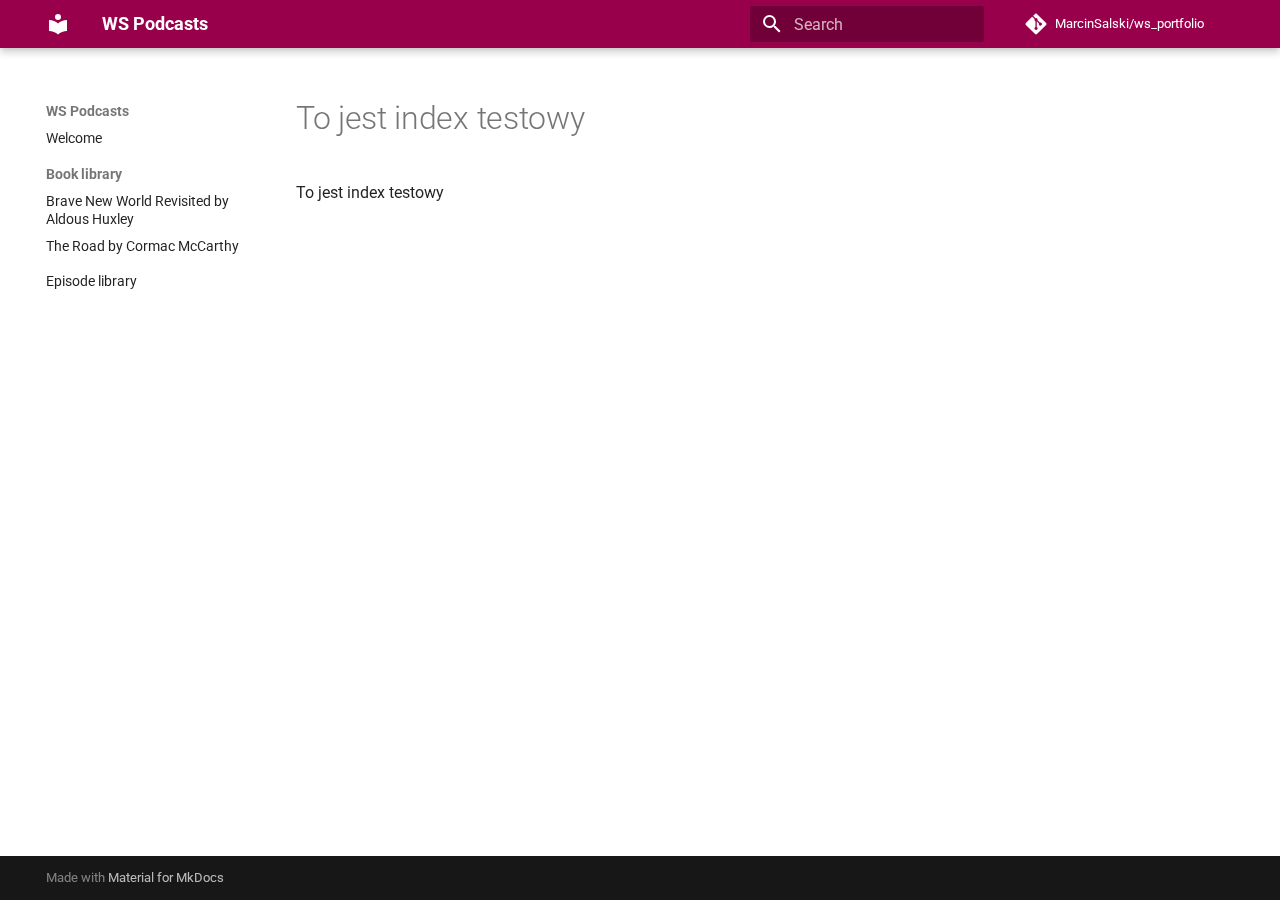
<file: index_test/index.html>
<!doctype html>
<html lang="en" class="no-js">
  <head>
    
      <meta charset="utf-8">
      <meta name="viewport" content="width=device-width,initial-scale=1">
      
        <meta name="description" content="Portfolio of my creative projects
">
      
      
        <meta name="author" content="Marcin Salski">
      
      
      
      
      
      <link rel="icon" href="../assets/images/favicon.png">
      <meta name="generator" content="mkdocs-1.6.1, mkdocs-material-9.6.16">
    
    
      
        <title>To jest index testowy - WS Podcasts</title>
      
    
    
      <link rel="stylesheet" href="../assets/stylesheets/main.7e37652d.min.css">
      
      


    
    
      
    
    
      
        
        
        <link rel="preconnect" href="https://fonts.gstatic.com" crossorigin>
        <link rel="stylesheet" href="https://fonts.googleapis.com/css?family=Roboto:300,300i,400,400i,700,700i%7CRoboto+Mono:400,400i,700,700i&display=fallback">
        <style>:root{--md-text-font:"Roboto";--md-code-font:"Roboto Mono"}</style>
      
    
    
      <link rel="stylesheet" href="../stylesheets/extra.css">
    
    <script>__md_scope=new URL("..",location),__md_hash=e=>[...e].reduce(((e,_)=>(e<<5)-e+_.charCodeAt(0)),0),__md_get=(e,_=localStorage,t=__md_scope)=>JSON.parse(_.getItem(t.pathname+"."+e)),__md_set=(e,_,t=localStorage,a=__md_scope)=>{try{t.setItem(a.pathname+"."+e,JSON.stringify(_))}catch(e){}}</script>
    
      

    
    
    
  </head>
  
  
    <body dir="ltr">
  
    
    <input class="md-toggle" data-md-toggle="drawer" type="checkbox" id="__drawer" autocomplete="off">
    <input class="md-toggle" data-md-toggle="search" type="checkbox" id="__search" autocomplete="off">
    <label class="md-overlay" for="__drawer"></label>
    <div data-md-component="skip">
      
        
        <a href="#to-jest-index-testowy" class="md-skip">
          Skip to content
        </a>
      
    </div>
    <div data-md-component="announce">
      
    </div>
    
    
      

  

<header class="md-header md-header--shadow" data-md-component="header">
  <nav class="md-header__inner md-grid" aria-label="Header">
    <a href=".." title="WS Podcasts" class="md-header__button md-logo" aria-label="WS Podcasts" data-md-component="logo">
      
  
  <svg xmlns="http://www.w3.org/2000/svg" viewBox="0 0 24 24"><path d="M12 8a3 3 0 0 0 3-3 3 3 0 0 0-3-3 3 3 0 0 0-3 3 3 3 0 0 0 3 3m0 3.54C9.64 9.35 6.5 8 3 8v11c3.5 0 6.64 1.35 9 3.54 2.36-2.19 5.5-3.54 9-3.54V8c-3.5 0-6.64 1.35-9 3.54"/></svg>

    </a>
    <label class="md-header__button md-icon" for="__drawer">
      
      <svg xmlns="http://www.w3.org/2000/svg" viewBox="0 0 24 24"><path d="M3 6h18v2H3zm0 5h18v2H3zm0 5h18v2H3z"/></svg>
    </label>
    <div class="md-header__title" data-md-component="header-title">
      <div class="md-header__ellipsis">
        <div class="md-header__topic">
          <span class="md-ellipsis">
            WS Podcasts
          </span>
        </div>
        <div class="md-header__topic" data-md-component="header-topic">
          <span class="md-ellipsis">
            
              To jest index testowy
            
          </span>
        </div>
      </div>
    </div>
    
    
      <script>var palette=__md_get("__palette");if(palette&&palette.color){if("(prefers-color-scheme)"===palette.color.media){var media=matchMedia("(prefers-color-scheme: light)"),input=document.querySelector(media.matches?"[data-md-color-media='(prefers-color-scheme: light)']":"[data-md-color-media='(prefers-color-scheme: dark)']");palette.color.media=input.getAttribute("data-md-color-media"),palette.color.scheme=input.getAttribute("data-md-color-scheme"),palette.color.primary=input.getAttribute("data-md-color-primary"),palette.color.accent=input.getAttribute("data-md-color-accent")}for(var[key,value]of Object.entries(palette.color))document.body.setAttribute("data-md-color-"+key,value)}</script>
    
    
    
      
      
        <label class="md-header__button md-icon" for="__search">
          
          <svg xmlns="http://www.w3.org/2000/svg" viewBox="0 0 24 24"><path d="M9.5 3A6.5 6.5 0 0 1 16 9.5c0 1.61-.59 3.09-1.56 4.23l.27.27h.79l5 5-1.5 1.5-5-5v-.79l-.27-.27A6.52 6.52 0 0 1 9.5 16 6.5 6.5 0 0 1 3 9.5 6.5 6.5 0 0 1 9.5 3m0 2C7 5 5 7 5 9.5S7 14 9.5 14 14 12 14 9.5 12 5 9.5 5"/></svg>
        </label>
        <div class="md-search" data-md-component="search" role="dialog">
  <label class="md-search__overlay" for="__search"></label>
  <div class="md-search__inner" role="search">
    <form class="md-search__form" name="search">
      <input type="text" class="md-search__input" name="query" aria-label="Search" placeholder="Search" autocapitalize="off" autocorrect="off" autocomplete="off" spellcheck="false" data-md-component="search-query" required>
      <label class="md-search__icon md-icon" for="__search">
        
        <svg xmlns="http://www.w3.org/2000/svg" viewBox="0 0 24 24"><path d="M9.5 3A6.5 6.5 0 0 1 16 9.5c0 1.61-.59 3.09-1.56 4.23l.27.27h.79l5 5-1.5 1.5-5-5v-.79l-.27-.27A6.52 6.52 0 0 1 9.5 16 6.5 6.5 0 0 1 3 9.5 6.5 6.5 0 0 1 9.5 3m0 2C7 5 5 7 5 9.5S7 14 9.5 14 14 12 14 9.5 12 5 9.5 5"/></svg>
        
        <svg xmlns="http://www.w3.org/2000/svg" viewBox="0 0 24 24"><path d="M20 11v2H8l5.5 5.5-1.42 1.42L4.16 12l7.92-7.92L13.5 5.5 8 11z"/></svg>
      </label>
      <nav class="md-search__options" aria-label="Search">
        
        <button type="reset" class="md-search__icon md-icon" title="Clear" aria-label="Clear" tabindex="-1">
          
          <svg xmlns="http://www.w3.org/2000/svg" viewBox="0 0 24 24"><path d="M19 6.41 17.59 5 12 10.59 6.41 5 5 6.41 10.59 12 5 17.59 6.41 19 12 13.41 17.59 19 19 17.59 13.41 12z"/></svg>
        </button>
      </nav>
      
    </form>
    <div class="md-search__output">
      <div class="md-search__scrollwrap" tabindex="0" data-md-scrollfix>
        <div class="md-search-result" data-md-component="search-result">
          <div class="md-search-result__meta">
            Initializing search
          </div>
          <ol class="md-search-result__list" role="presentation"></ol>
        </div>
      </div>
    </div>
  </div>
</div>
      
    
    
      <div class="md-header__source">
        <a href="https://github.com/MarcinSalski/ws_portfolio" title="Go to repository" class="md-source" data-md-component="source">
  <div class="md-source__icon md-icon">
    
    <svg xmlns="http://www.w3.org/2000/svg" viewBox="0 0 448 512"><!--! Font Awesome Free 7.0.0 by @fontawesome - https://fontawesome.com License - https://fontawesome.com/license/free (Icons: CC BY 4.0, Fonts: SIL OFL 1.1, Code: MIT License) Copyright 2025 Fonticons, Inc.--><path fill="currentColor" d="M439.6 236.1 244 40.5c-5.4-5.5-12.8-8.5-20.4-8.5s-15 3-20.4 8.4L162.5 81l51.5 51.5c27.1-9.1 52.7 16.8 43.4 43.7l49.7 49.7c34.2-11.8 61.2 31 35.5 56.7-26.5 26.5-70.2-2.9-56-37.3L240.3 199v121.9c25.3 12.5 22.3 41.8 9.1 55-6.4 6.4-15.2 10.1-24.3 10.1s-17.8-3.6-24.3-10.1c-17.6-17.6-11.1-46.9 11.2-56v-123c-20.8-8.5-24.6-30.7-18.6-45L142.6 101 8.5 235.1C3 240.6 0 247.9 0 255.5s3 15 8.5 20.4l195.6 195.7c5.4 5.4 12.7 8.4 20.4 8.4s15-3 20.4-8.4l194.7-194.7c5.4-5.4 8.4-12.8 8.4-20.4s-3-15-8.4-20.4"/></svg>
  </div>
  <div class="md-source__repository">
    MarcinSalski/ws_portfolio
  </div>
</a>
      </div>
    
  </nav>
  
</header>
    
    <div class="md-container" data-md-component="container">
      
      
        
          
        
      
      <main class="md-main" data-md-component="main">
        <div class="md-main__inner md-grid">
          
            
              
              <div class="md-sidebar md-sidebar--primary" data-md-component="sidebar" data-md-type="navigation" >
                <div class="md-sidebar__scrollwrap">
                  <div class="md-sidebar__inner">
                    



<nav class="md-nav md-nav--primary" aria-label="Navigation" data-md-level="0">
  <label class="md-nav__title" for="__drawer">
    <a href=".." title="WS Podcasts" class="md-nav__button md-logo" aria-label="WS Podcasts" data-md-component="logo">
      
  
  <svg xmlns="http://www.w3.org/2000/svg" viewBox="0 0 24 24"><path d="M12 8a3 3 0 0 0 3-3 3 3 0 0 0-3-3 3 3 0 0 0-3 3 3 3 0 0 0 3 3m0 3.54C9.64 9.35 6.5 8 3 8v11c3.5 0 6.64 1.35 9 3.54 2.36-2.19 5.5-3.54 9-3.54V8c-3.5 0-6.64 1.35-9 3.54"/></svg>

    </a>
    WS Podcasts
  </label>
  
    <div class="md-nav__source">
      <a href="https://github.com/MarcinSalski/ws_portfolio" title="Go to repository" class="md-source" data-md-component="source">
  <div class="md-source__icon md-icon">
    
    <svg xmlns="http://www.w3.org/2000/svg" viewBox="0 0 448 512"><!--! Font Awesome Free 7.0.0 by @fontawesome - https://fontawesome.com License - https://fontawesome.com/license/free (Icons: CC BY 4.0, Fonts: SIL OFL 1.1, Code: MIT License) Copyright 2025 Fonticons, Inc.--><path fill="currentColor" d="M439.6 236.1 244 40.5c-5.4-5.5-12.8-8.5-20.4-8.5s-15 3-20.4 8.4L162.5 81l51.5 51.5c27.1-9.1 52.7 16.8 43.4 43.7l49.7 49.7c34.2-11.8 61.2 31 35.5 56.7-26.5 26.5-70.2-2.9-56-37.3L240.3 199v121.9c25.3 12.5 22.3 41.8 9.1 55-6.4 6.4-15.2 10.1-24.3 10.1s-17.8-3.6-24.3-10.1c-17.6-17.6-11.1-46.9 11.2-56v-123c-20.8-8.5-24.6-30.7-18.6-45L142.6 101 8.5 235.1C3 240.6 0 247.9 0 255.5s3 15 8.5 20.4l195.6 195.7c5.4 5.4 12.7 8.4 20.4 8.4s15-3 20.4-8.4l194.7-194.7c5.4-5.4 8.4-12.8 8.4-20.4s-3-15-8.4-20.4"/></svg>
  </div>
  <div class="md-source__repository">
    MarcinSalski/ws_portfolio
  </div>
</a>
    </div>
  
  <ul class="md-nav__list" data-md-scrollfix>
    
      
      
  
  
  
  
    <li class="md-nav__item">
      <a href=".." class="md-nav__link">
        
  
  
  <span class="md-ellipsis">
    Welcome
    
  </span>
  

      </a>
    </li>
  

    
      
      
  
  
  
  
    
    
    
    
      
        
        
      
    
    
    <li class="md-nav__item md-nav__item--section md-nav__item--nested">
      
        
        
        <input class="md-nav__toggle md-toggle " type="checkbox" id="__nav_2" >
        
          
          <label class="md-nav__link" for="__nav_2" id="__nav_2_label" tabindex="">
            
  
  
  <span class="md-ellipsis">
    Book library
    
  </span>
  

            <span class="md-nav__icon md-icon"></span>
          </label>
        
        <nav class="md-nav" data-md-level="1" aria-labelledby="__nav_2_label" aria-expanded="false">
          <label class="md-nav__title" for="__nav_2">
            <span class="md-nav__icon md-icon"></span>
            Book library
          </label>
          <ul class="md-nav__list" data-md-scrollfix>
            
              
                
  
  
  
  
    <li class="md-nav__item">
      <a href="../BraveNewWorldRevisited/" class="md-nav__link">
        
  
  
  <span class="md-ellipsis">
    Brave New World Revisited by Aldous Huxley
    
  </span>
  

      </a>
    </li>
  

              
            
              
                
  
  
  
  
    <li class="md-nav__item">
      <a href="../TheRoad/" class="md-nav__link">
        
  
  
  <span class="md-ellipsis">
    The Road by Cormac McCarthy
    
  </span>
  

      </a>
    </li>
  

              
            
          </ul>
        </nav>
      
    </li>
  

    
      
      
  
  
  
  
    <li class="md-nav__item">
      <a href="../Podcasts/" class="md-nav__link">
        
  
  
  <span class="md-ellipsis">
    Episode library
    
  </span>
  

      </a>
    </li>
  

    
  </ul>
</nav>
                  </div>
                </div>
              </div>
            
            
              
              <div class="md-sidebar md-sidebar--secondary" data-md-component="sidebar" data-md-type="toc" >
                <div class="md-sidebar__scrollwrap">
                  <div class="md-sidebar__inner">
                    

<nav class="md-nav md-nav--secondary" aria-label="Table of contents">
  
  
  
    
  
  
</nav>
                  </div>
                </div>
              </div>
            
          
          
            <div class="md-content" data-md-component="content">
              <article class="md-content__inner md-typeset">
                
                  


  
  


<h1 id="to-jest-index-testowy">To jest index testowy</h1>
<p>To jest index testowy</p>












                
              </article>
            </div>
          
          
<script>var target=document.getElementById(location.hash.slice(1));target&&target.name&&(target.checked=target.name.startsWith("__tabbed_"))</script>
        </div>
        
          <button type="button" class="md-top md-icon" data-md-component="top" hidden>
  
  <svg xmlns="http://www.w3.org/2000/svg" viewBox="0 0 24 24"><path d="M13 20h-2V8l-5.5 5.5-1.42-1.42L12 4.16l7.92 7.92-1.42 1.42L13 8z"/></svg>
  Back to top
</button>
        
      </main>
      
        <footer class="md-footer">
  
  <div class="md-footer-meta md-typeset">
    <div class="md-footer-meta__inner md-grid">
      <div class="md-copyright">
  
  
    Made with
    <a href="https://squidfunk.github.io/mkdocs-material/" target="_blank" rel="noopener">
      Material for MkDocs
    </a>
  
</div>
      
    </div>
  </div>
</footer>
      
    </div>
    <div class="md-dialog" data-md-component="dialog">
      <div class="md-dialog__inner md-typeset"></div>
    </div>
    
    
    
      
      <script id="__config" type="application/json">{"base": "..", "features": ["navigation.instant", "navigation.sections", "navigation.top", "content.code.copy"], "search": "../assets/javascripts/workers/search.d50fe291.min.js", "tags": null, "translations": {"clipboard.copied": "Copied to clipboard", "clipboard.copy": "Copy to clipboard", "search.result.more.one": "1 more on this page", "search.result.more.other": "# more on this page", "search.result.none": "No matching documents", "search.result.one": "1 matching document", "search.result.other": "# matching documents", "search.result.placeholder": "Type to start searching", "search.result.term.missing": "Missing", "select.version": "Select version"}, "version": null}</script>
    
    
      <script src="../assets/javascripts/bundle.50899def.min.js"></script>
      
    
  </body>
</html>
</file>
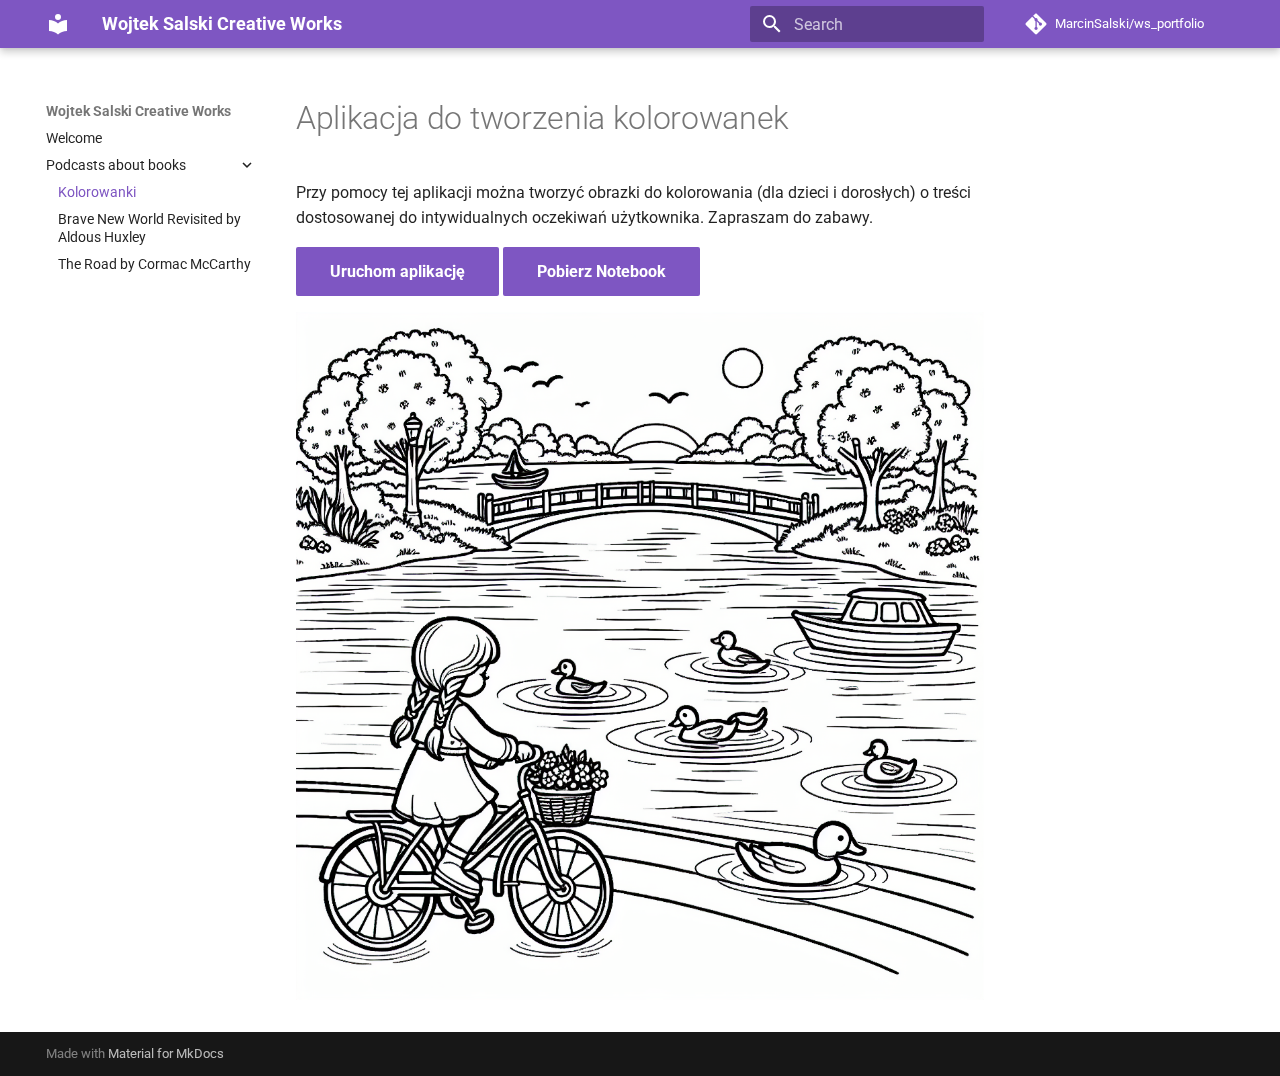
<file: Kolorowanki/index.html>
<!doctype html>
<html lang="en" class="no-js">
  <head>
    
      <meta charset="utf-8">
      <meta name="viewport" content="width=device-width,initial-scale=1">
      
        <meta name="description" content="Portfolio of my creative projects">
      
      
        <meta name="author" content="Marcin Salski">
      
      
      
        <link rel="prev" href="..">
      
      
        <link rel="next" href="../BraveNewWorldRevisited/">
      
      
      <link rel="icon" href="../assets/images/favicon.png">
      <meta name="generator" content="mkdocs-1.6.1, mkdocs-material-9.6.16">
    
    
      
        <title>Kolorowanki - Wojtek Salski Creative Works</title>
      
    
    
      <link rel="stylesheet" href="../assets/stylesheets/main.7e37652d.min.css">
      
        
        <link rel="stylesheet" href="../assets/stylesheets/palette.06af60db.min.css">
      
      


    
    
      
    
    
      
        
        
        <link rel="preconnect" href="https://fonts.gstatic.com" crossorigin>
        <link rel="stylesheet" href="https://fonts.googleapis.com/css?family=Roboto:300,300i,400,400i,700,700i%7CRoboto+Mono:400,400i,700,700i&display=fallback">
        <style>:root{--md-text-font:"Roboto";--md-code-font:"Roboto Mono"}</style>
      
    
    
    <script>__md_scope=new URL("..",location),__md_hash=e=>[...e].reduce(((e,_)=>(e<<5)-e+_.charCodeAt(0)),0),__md_get=(e,_=localStorage,t=__md_scope)=>JSON.parse(_.getItem(t.pathname+"."+e)),__md_set=(e,_,t=localStorage,a=__md_scope)=>{try{t.setItem(a.pathname+"."+e,JSON.stringify(_))}catch(e){}}</script>
    
      

    
    
    
  </head>
  
  
    
    
    
    
    
    <body dir="ltr" data-md-color-scheme="default" data-md-color-primary="deep-purple" data-md-color-accent="indigo">
  
    
    <input class="md-toggle" data-md-toggle="drawer" type="checkbox" id="__drawer" autocomplete="off">
    <input class="md-toggle" data-md-toggle="search" type="checkbox" id="__search" autocomplete="off">
    <label class="md-overlay" for="__drawer"></label>
    <div data-md-component="skip">
      
        
        <a href="#aplikacja-do-tworzenia-kolorowanek" class="md-skip">
          Skip to content
        </a>
      
    </div>
    <div data-md-component="announce">
      
    </div>
    
    
      

  

<header class="md-header md-header--shadow" data-md-component="header">
  <nav class="md-header__inner md-grid" aria-label="Header">
    <a href=".." title="Wojtek Salski Creative Works" class="md-header__button md-logo" aria-label="Wojtek Salski Creative Works" data-md-component="logo">
      
  
  <svg xmlns="http://www.w3.org/2000/svg" viewBox="0 0 24 24"><path d="M12 8a3 3 0 0 0 3-3 3 3 0 0 0-3-3 3 3 0 0 0-3 3 3 3 0 0 0 3 3m0 3.54C9.64 9.35 6.5 8 3 8v11c3.5 0 6.64 1.35 9 3.54 2.36-2.19 5.5-3.54 9-3.54V8c-3.5 0-6.64 1.35-9 3.54"/></svg>

    </a>
    <label class="md-header__button md-icon" for="__drawer">
      
      <svg xmlns="http://www.w3.org/2000/svg" viewBox="0 0 24 24"><path d="M3 6h18v2H3zm0 5h18v2H3zm0 5h18v2H3z"/></svg>
    </label>
    <div class="md-header__title" data-md-component="header-title">
      <div class="md-header__ellipsis">
        <div class="md-header__topic">
          <span class="md-ellipsis">
            Wojtek Salski Creative Works
          </span>
        </div>
        <div class="md-header__topic" data-md-component="header-topic">
          <span class="md-ellipsis">
            
              Kolorowanki
            
          </span>
        </div>
      </div>
    </div>
    
      
    
    
    
    
      
      
        <label class="md-header__button md-icon" for="__search">
          
          <svg xmlns="http://www.w3.org/2000/svg" viewBox="0 0 24 24"><path d="M9.5 3A6.5 6.5 0 0 1 16 9.5c0 1.61-.59 3.09-1.56 4.23l.27.27h.79l5 5-1.5 1.5-5-5v-.79l-.27-.27A6.52 6.52 0 0 1 9.5 16 6.5 6.5 0 0 1 3 9.5 6.5 6.5 0 0 1 9.5 3m0 2C7 5 5 7 5 9.5S7 14 9.5 14 14 12 14 9.5 12 5 9.5 5"/></svg>
        </label>
        <div class="md-search" data-md-component="search" role="dialog">
  <label class="md-search__overlay" for="__search"></label>
  <div class="md-search__inner" role="search">
    <form class="md-search__form" name="search">
      <input type="text" class="md-search__input" name="query" aria-label="Search" placeholder="Search" autocapitalize="off" autocorrect="off" autocomplete="off" spellcheck="false" data-md-component="search-query" required>
      <label class="md-search__icon md-icon" for="__search">
        
        <svg xmlns="http://www.w3.org/2000/svg" viewBox="0 0 24 24"><path d="M9.5 3A6.5 6.5 0 0 1 16 9.5c0 1.61-.59 3.09-1.56 4.23l.27.27h.79l5 5-1.5 1.5-5-5v-.79l-.27-.27A6.52 6.52 0 0 1 9.5 16 6.5 6.5 0 0 1 3 9.5 6.5 6.5 0 0 1 9.5 3m0 2C7 5 5 7 5 9.5S7 14 9.5 14 14 12 14 9.5 12 5 9.5 5"/></svg>
        
        <svg xmlns="http://www.w3.org/2000/svg" viewBox="0 0 24 24"><path d="M20 11v2H8l5.5 5.5-1.42 1.42L4.16 12l7.92-7.92L13.5 5.5 8 11z"/></svg>
      </label>
      <nav class="md-search__options" aria-label="Search">
        
        <button type="reset" class="md-search__icon md-icon" title="Clear" aria-label="Clear" tabindex="-1">
          
          <svg xmlns="http://www.w3.org/2000/svg" viewBox="0 0 24 24"><path d="M19 6.41 17.59 5 12 10.59 6.41 5 5 6.41 10.59 12 5 17.59 6.41 19 12 13.41 17.59 19 19 17.59 13.41 12z"/></svg>
        </button>
      </nav>
      
    </form>
    <div class="md-search__output">
      <div class="md-search__scrollwrap" tabindex="0" data-md-scrollfix>
        <div class="md-search-result" data-md-component="search-result">
          <div class="md-search-result__meta">
            Initializing search
          </div>
          <ol class="md-search-result__list" role="presentation"></ol>
        </div>
      </div>
    </div>
  </div>
</div>
      
    
    
      <div class="md-header__source">
        <a href="https://github.com/MarcinSalski/ws_portfolio" title="Go to repository" class="md-source" data-md-component="source">
  <div class="md-source__icon md-icon">
    
    <svg xmlns="http://www.w3.org/2000/svg" viewBox="0 0 448 512"><!--! Font Awesome Free 7.0.0 by @fontawesome - https://fontawesome.com License - https://fontawesome.com/license/free (Icons: CC BY 4.0, Fonts: SIL OFL 1.1, Code: MIT License) Copyright 2025 Fonticons, Inc.--><path fill="currentColor" d="M439.6 236.1 244 40.5c-5.4-5.5-12.8-8.5-20.4-8.5s-15 3-20.4 8.4L162.5 81l51.5 51.5c27.1-9.1 52.7 16.8 43.4 43.7l49.7 49.7c34.2-11.8 61.2 31 35.5 56.7-26.5 26.5-70.2-2.9-56-37.3L240.3 199v121.9c25.3 12.5 22.3 41.8 9.1 55-6.4 6.4-15.2 10.1-24.3 10.1s-17.8-3.6-24.3-10.1c-17.6-17.6-11.1-46.9 11.2-56v-123c-20.8-8.5-24.6-30.7-18.6-45L142.6 101 8.5 235.1C3 240.6 0 247.9 0 255.5s3 15 8.5 20.4l195.6 195.7c5.4 5.4 12.7 8.4 20.4 8.4s15-3 20.4-8.4l194.7-194.7c5.4-5.4 8.4-12.8 8.4-20.4s-3-15-8.4-20.4"/></svg>
  </div>
  <div class="md-source__repository">
    MarcinSalski/ws_portfolio
  </div>
</a>
      </div>
    
  </nav>
  
</header>
    
    <div class="md-container" data-md-component="container">
      
      
        
          
        
      
      <main class="md-main" data-md-component="main">
        <div class="md-main__inner md-grid">
          
            
              
              <div class="md-sidebar md-sidebar--primary" data-md-component="sidebar" data-md-type="navigation" >
                <div class="md-sidebar__scrollwrap">
                  <div class="md-sidebar__inner">
                    



<nav class="md-nav md-nav--primary" aria-label="Navigation" data-md-level="0">
  <label class="md-nav__title" for="__drawer">
    <a href=".." title="Wojtek Salski Creative Works" class="md-nav__button md-logo" aria-label="Wojtek Salski Creative Works" data-md-component="logo">
      
  
  <svg xmlns="http://www.w3.org/2000/svg" viewBox="0 0 24 24"><path d="M12 8a3 3 0 0 0 3-3 3 3 0 0 0-3-3 3 3 0 0 0-3 3 3 3 0 0 0 3 3m0 3.54C9.64 9.35 6.5 8 3 8v11c3.5 0 6.64 1.35 9 3.54 2.36-2.19 5.5-3.54 9-3.54V8c-3.5 0-6.64 1.35-9 3.54"/></svg>

    </a>
    Wojtek Salski Creative Works
  </label>
  
    <div class="md-nav__source">
      <a href="https://github.com/MarcinSalski/ws_portfolio" title="Go to repository" class="md-source" data-md-component="source">
  <div class="md-source__icon md-icon">
    
    <svg xmlns="http://www.w3.org/2000/svg" viewBox="0 0 448 512"><!--! Font Awesome Free 7.0.0 by @fontawesome - https://fontawesome.com License - https://fontawesome.com/license/free (Icons: CC BY 4.0, Fonts: SIL OFL 1.1, Code: MIT License) Copyright 2025 Fonticons, Inc.--><path fill="currentColor" d="M439.6 236.1 244 40.5c-5.4-5.5-12.8-8.5-20.4-8.5s-15 3-20.4 8.4L162.5 81l51.5 51.5c27.1-9.1 52.7 16.8 43.4 43.7l49.7 49.7c34.2-11.8 61.2 31 35.5 56.7-26.5 26.5-70.2-2.9-56-37.3L240.3 199v121.9c25.3 12.5 22.3 41.8 9.1 55-6.4 6.4-15.2 10.1-24.3 10.1s-17.8-3.6-24.3-10.1c-17.6-17.6-11.1-46.9 11.2-56v-123c-20.8-8.5-24.6-30.7-18.6-45L142.6 101 8.5 235.1C3 240.6 0 247.9 0 255.5s3 15 8.5 20.4l195.6 195.7c5.4 5.4 12.7 8.4 20.4 8.4s15-3 20.4-8.4l194.7-194.7c5.4-5.4 8.4-12.8 8.4-20.4s-3-15-8.4-20.4"/></svg>
  </div>
  <div class="md-source__repository">
    MarcinSalski/ws_portfolio
  </div>
</a>
    </div>
  
  <ul class="md-nav__list" data-md-scrollfix>
    
      
      
  
  
  
  
    <li class="md-nav__item">
      <a href=".." class="md-nav__link">
        
  
  
  <span class="md-ellipsis">
    Welcome
    
  </span>
  

      </a>
    </li>
  

    
      
      
  
  
    
  
  
  
    
    
    
    
    
    <li class="md-nav__item md-nav__item--active md-nav__item--nested">
      
        
        
        <input class="md-nav__toggle md-toggle " type="checkbox" id="__nav_2" checked>
        
          
          <label class="md-nav__link" for="__nav_2" id="__nav_2_label" tabindex="0">
            
  
  
  <span class="md-ellipsis">
    Podcasts about books
    
  </span>
  

            <span class="md-nav__icon md-icon"></span>
          </label>
        
        <nav class="md-nav" data-md-level="1" aria-labelledby="__nav_2_label" aria-expanded="true">
          <label class="md-nav__title" for="__nav_2">
            <span class="md-nav__icon md-icon"></span>
            Podcasts about books
          </label>
          <ul class="md-nav__list" data-md-scrollfix>
            
              
                
  
  
    
  
  
  
    <li class="md-nav__item md-nav__item--active">
      
      <input class="md-nav__toggle md-toggle" type="checkbox" id="__toc">
      
      
        
      
      
      <a href="./" class="md-nav__link md-nav__link--active">
        
  
  
  <span class="md-ellipsis">
    Kolorowanki
    
  </span>
  

      </a>
      
    </li>
  

              
            
              
                
  
  
  
  
    <li class="md-nav__item">
      <a href="../BraveNewWorldRevisited/" class="md-nav__link">
        
  
  
  <span class="md-ellipsis">
    Brave New World Revisited by Aldous Huxley
    
  </span>
  

      </a>
    </li>
  

              
            
              
                
  
  
  
  
    <li class="md-nav__item">
      <a href="../TheRoad/" class="md-nav__link">
        
  
  
  <span class="md-ellipsis">
    The Road by Cormac McCarthy
    
  </span>
  

      </a>
    </li>
  

              
            
          </ul>
        </nav>
      
    </li>
  

    
  </ul>
</nav>
                  </div>
                </div>
              </div>
            
            
              
              <div class="md-sidebar md-sidebar--secondary" data-md-component="sidebar" data-md-type="toc" >
                <div class="md-sidebar__scrollwrap">
                  <div class="md-sidebar__inner">
                    

<nav class="md-nav md-nav--secondary" aria-label="Table of contents">
  
  
  
    
  
  
</nav>
                  </div>
                </div>
              </div>
            
          
          
            <div class="md-content" data-md-component="content">
              <article class="md-content__inner md-typeset">
                
                  


  
  


<h1 id="aplikacja-do-tworzenia-kolorowanek">Aplikacja do tworzenia kolorowanek</h1>
<p>Przy pomocy tej aplikacji można tworzyć obrazki do kolorowania (dla dzieci i dorosłych) o treści dostosowanej do intywidualnych oczekiwań użytkownika. Zapraszam do zabawy.</p>
<p><a href="https://kolorowanki-hbzvd.ondigitalocean.app/" target="_blank" class="md-button md-button--primary">Uruchom aplikację</a>
<a href="app.py" class="md-button md-button--primary">Pobierz Notebook</a></p>
<p><img src="Roweremwsrodjezior.png" alt="Tak wygląda przykładowa kolorowanka stworzona przy pomocy aplikacji" width="800"></p>
</script>












                
              </article>
            </div>
          
          
<script>var target=document.getElementById(location.hash.slice(1));target&&target.name&&(target.checked=target.name.startsWith("__tabbed_"))</script>
        </div>
        
      </main>
      
        <footer class="md-footer">
  
  <div class="md-footer-meta md-typeset">
    <div class="md-footer-meta__inner md-grid">
      <div class="md-copyright">
  
  
    Made with
    <a href="https://squidfunk.github.io/mkdocs-material/" target="_blank" rel="noopener">
      Material for MkDocs
    </a>
  
</div>
      
    </div>
  </div>
</footer>
      
    </div>
    <div class="md-dialog" data-md-component="dialog">
      <div class="md-dialog__inner md-typeset"></div>
    </div>
    
    
    
      
      <script id="__config" type="application/json">{"base": "..", "features": [], "search": "../assets/javascripts/workers/search.d50fe291.min.js", "tags": null, "translations": {"clipboard.copied": "Copied to clipboard", "clipboard.copy": "Copy to clipboard", "search.result.more.one": "1 more on this page", "search.result.more.other": "# more on this page", "search.result.none": "No matching documents", "search.result.one": "1 matching document", "search.result.other": "# matching documents", "search.result.placeholder": "Type to start searching", "search.result.term.missing": "Missing", "select.version": "Select version"}, "version": null}</script>
    
    
      <script src="../assets/javascripts/bundle.50899def.min.js"></script>
      
    
  </body>
</html>
</file>
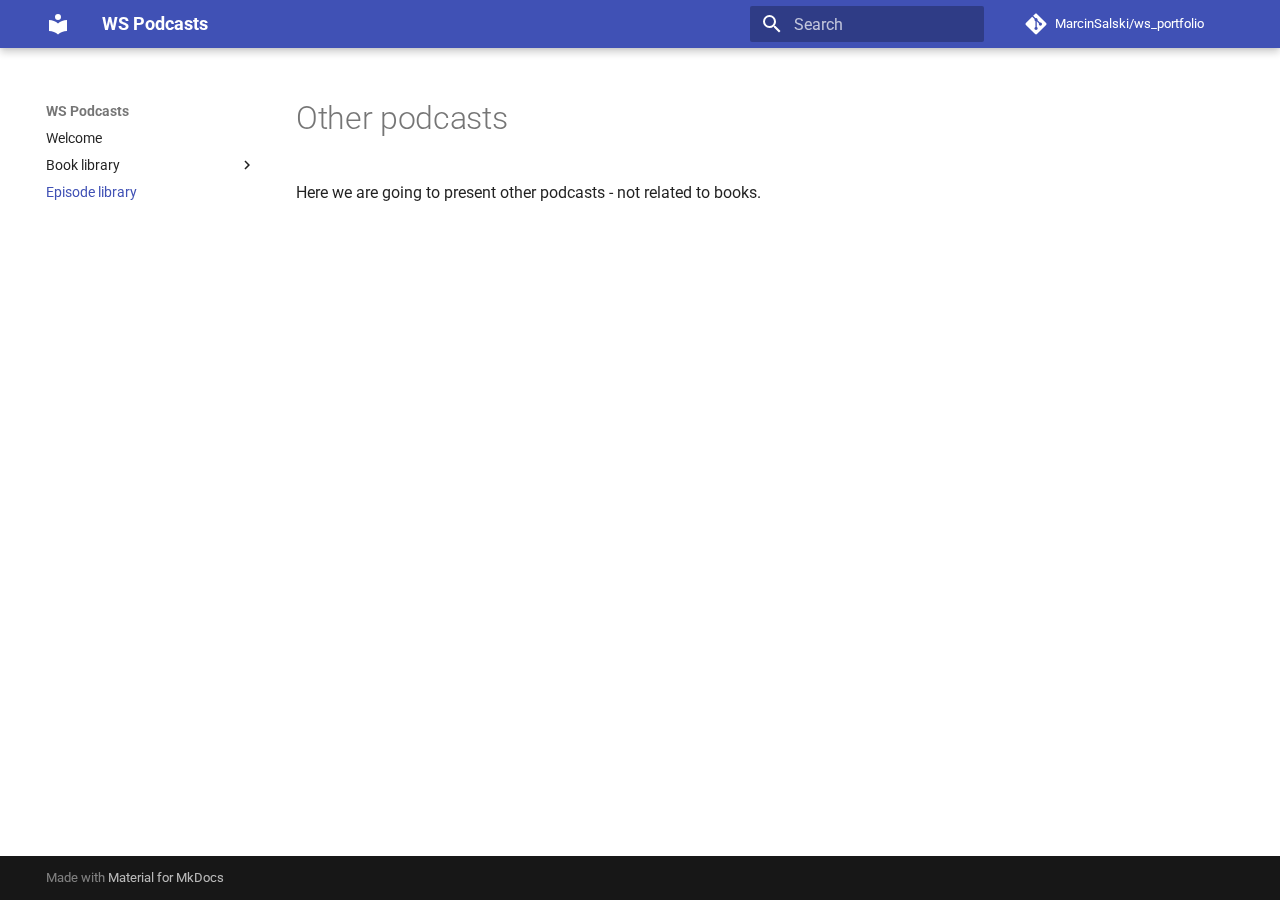
<file: OtherPodcasts/index.html>
<!doctype html>
<html lang="en" class="no-js">
  <head>
    
      <meta charset="utf-8">
      <meta name="viewport" content="width=device-width,initial-scale=1">
      
        <meta name="description" content="Portfolio of my creative projects">
      
      
        <meta name="author" content="Marcin Salski">
      
      
      
        <link rel="prev" href="../TheRoad/">
      
      
      
      <link rel="icon" href="../assets/images/favicon.png">
      <meta name="generator" content="mkdocs-1.6.1, mkdocs-material-9.6.16">
    
    
      
        <title>Episode library - WS Podcasts</title>
      
    
    
      <link rel="stylesheet" href="../assets/stylesheets/main.7e37652d.min.css">
      
        
        <link rel="stylesheet" href="../assets/stylesheets/palette.06af60db.min.css">
      
      


    
    
      
    
    
      
        
        
        <link rel="preconnect" href="https://fonts.gstatic.com" crossorigin>
        <link rel="stylesheet" href="https://fonts.googleapis.com/css?family=Roboto:300,300i,400,400i,700,700i%7CRoboto+Mono:400,400i,700,700i&display=fallback">
        <style>:root{--md-text-font:"Roboto";--md-code-font:"Roboto Mono"}</style>
      
    
    
    <script>__md_scope=new URL("..",location),__md_hash=e=>[...e].reduce(((e,_)=>(e<<5)-e+_.charCodeAt(0)),0),__md_get=(e,_=localStorage,t=__md_scope)=>JSON.parse(_.getItem(t.pathname+"."+e)),__md_set=(e,_,t=localStorage,a=__md_scope)=>{try{t.setItem(a.pathname+"."+e,JSON.stringify(_))}catch(e){}}</script>
    
      

    
    
    
  </head>
  
  
    
    
    
    
    
    <body dir="ltr" data-md-color-scheme="default" data-md-color-primary="rgb(244,-67,-54)" data-md-color-accent="indigo">
  
    
    <input class="md-toggle" data-md-toggle="drawer" type="checkbox" id="__drawer" autocomplete="off">
    <input class="md-toggle" data-md-toggle="search" type="checkbox" id="__search" autocomplete="off">
    <label class="md-overlay" for="__drawer"></label>
    <div data-md-component="skip">
      
        
        <a href="#other-podcasts" class="md-skip">
          Skip to content
        </a>
      
    </div>
    <div data-md-component="announce">
      
    </div>
    
    
      

  

<header class="md-header md-header--shadow" data-md-component="header">
  <nav class="md-header__inner md-grid" aria-label="Header">
    <a href=".." title="WS Podcasts" class="md-header__button md-logo" aria-label="WS Podcasts" data-md-component="logo">
      
  
  <svg xmlns="http://www.w3.org/2000/svg" viewBox="0 0 24 24"><path d="M12 8a3 3 0 0 0 3-3 3 3 0 0 0-3-3 3 3 0 0 0-3 3 3 3 0 0 0 3 3m0 3.54C9.64 9.35 6.5 8 3 8v11c3.5 0 6.64 1.35 9 3.54 2.36-2.19 5.5-3.54 9-3.54V8c-3.5 0-6.64 1.35-9 3.54"/></svg>

    </a>
    <label class="md-header__button md-icon" for="__drawer">
      
      <svg xmlns="http://www.w3.org/2000/svg" viewBox="0 0 24 24"><path d="M3 6h18v2H3zm0 5h18v2H3zm0 5h18v2H3z"/></svg>
    </label>
    <div class="md-header__title" data-md-component="header-title">
      <div class="md-header__ellipsis">
        <div class="md-header__topic">
          <span class="md-ellipsis">
            WS Podcasts
          </span>
        </div>
        <div class="md-header__topic" data-md-component="header-topic">
          <span class="md-ellipsis">
            
              Episode library
            
          </span>
        </div>
      </div>
    </div>
    
      
    
    
    
    
      
      
        <label class="md-header__button md-icon" for="__search">
          
          <svg xmlns="http://www.w3.org/2000/svg" viewBox="0 0 24 24"><path d="M9.5 3A6.5 6.5 0 0 1 16 9.5c0 1.61-.59 3.09-1.56 4.23l.27.27h.79l5 5-1.5 1.5-5-5v-.79l-.27-.27A6.52 6.52 0 0 1 9.5 16 6.5 6.5 0 0 1 3 9.5 6.5 6.5 0 0 1 9.5 3m0 2C7 5 5 7 5 9.5S7 14 9.5 14 14 12 14 9.5 12 5 9.5 5"/></svg>
        </label>
        <div class="md-search" data-md-component="search" role="dialog">
  <label class="md-search__overlay" for="__search"></label>
  <div class="md-search__inner" role="search">
    <form class="md-search__form" name="search">
      <input type="text" class="md-search__input" name="query" aria-label="Search" placeholder="Search" autocapitalize="off" autocorrect="off" autocomplete="off" spellcheck="false" data-md-component="search-query" required>
      <label class="md-search__icon md-icon" for="__search">
        
        <svg xmlns="http://www.w3.org/2000/svg" viewBox="0 0 24 24"><path d="M9.5 3A6.5 6.5 0 0 1 16 9.5c0 1.61-.59 3.09-1.56 4.23l.27.27h.79l5 5-1.5 1.5-5-5v-.79l-.27-.27A6.52 6.52 0 0 1 9.5 16 6.5 6.5 0 0 1 3 9.5 6.5 6.5 0 0 1 9.5 3m0 2C7 5 5 7 5 9.5S7 14 9.5 14 14 12 14 9.5 12 5 9.5 5"/></svg>
        
        <svg xmlns="http://www.w3.org/2000/svg" viewBox="0 0 24 24"><path d="M20 11v2H8l5.5 5.5-1.42 1.42L4.16 12l7.92-7.92L13.5 5.5 8 11z"/></svg>
      </label>
      <nav class="md-search__options" aria-label="Search">
        
        <button type="reset" class="md-search__icon md-icon" title="Clear" aria-label="Clear" tabindex="-1">
          
          <svg xmlns="http://www.w3.org/2000/svg" viewBox="0 0 24 24"><path d="M19 6.41 17.59 5 12 10.59 6.41 5 5 6.41 10.59 12 5 17.59 6.41 19 12 13.41 17.59 19 19 17.59 13.41 12z"/></svg>
        </button>
      </nav>
      
    </form>
    <div class="md-search__output">
      <div class="md-search__scrollwrap" tabindex="0" data-md-scrollfix>
        <div class="md-search-result" data-md-component="search-result">
          <div class="md-search-result__meta">
            Initializing search
          </div>
          <ol class="md-search-result__list" role="presentation"></ol>
        </div>
      </div>
    </div>
  </div>
</div>
      
    
    
      <div class="md-header__source">
        <a href="https://github.com/MarcinSalski/ws_portfolio" title="Go to repository" class="md-source" data-md-component="source">
  <div class="md-source__icon md-icon">
    
    <svg xmlns="http://www.w3.org/2000/svg" viewBox="0 0 448 512"><!--! Font Awesome Free 7.0.0 by @fontawesome - https://fontawesome.com License - https://fontawesome.com/license/free (Icons: CC BY 4.0, Fonts: SIL OFL 1.1, Code: MIT License) Copyright 2025 Fonticons, Inc.--><path fill="currentColor" d="M439.6 236.1 244 40.5c-5.4-5.5-12.8-8.5-20.4-8.5s-15 3-20.4 8.4L162.5 81l51.5 51.5c27.1-9.1 52.7 16.8 43.4 43.7l49.7 49.7c34.2-11.8 61.2 31 35.5 56.7-26.5 26.5-70.2-2.9-56-37.3L240.3 199v121.9c25.3 12.5 22.3 41.8 9.1 55-6.4 6.4-15.2 10.1-24.3 10.1s-17.8-3.6-24.3-10.1c-17.6-17.6-11.1-46.9 11.2-56v-123c-20.8-8.5-24.6-30.7-18.6-45L142.6 101 8.5 235.1C3 240.6 0 247.9 0 255.5s3 15 8.5 20.4l195.6 195.7c5.4 5.4 12.7 8.4 20.4 8.4s15-3 20.4-8.4l194.7-194.7c5.4-5.4 8.4-12.8 8.4-20.4s-3-15-8.4-20.4"/></svg>
  </div>
  <div class="md-source__repository">
    MarcinSalski/ws_portfolio
  </div>
</a>
      </div>
    
  </nav>
  
</header>
    
    <div class="md-container" data-md-component="container">
      
      
        
          
        
      
      <main class="md-main" data-md-component="main">
        <div class="md-main__inner md-grid">
          
            
              
              <div class="md-sidebar md-sidebar--primary" data-md-component="sidebar" data-md-type="navigation" >
                <div class="md-sidebar__scrollwrap">
                  <div class="md-sidebar__inner">
                    



<nav class="md-nav md-nav--primary" aria-label="Navigation" data-md-level="0">
  <label class="md-nav__title" for="__drawer">
    <a href=".." title="WS Podcasts" class="md-nav__button md-logo" aria-label="WS Podcasts" data-md-component="logo">
      
  
  <svg xmlns="http://www.w3.org/2000/svg" viewBox="0 0 24 24"><path d="M12 8a3 3 0 0 0 3-3 3 3 0 0 0-3-3 3 3 0 0 0-3 3 3 3 0 0 0 3 3m0 3.54C9.64 9.35 6.5 8 3 8v11c3.5 0 6.64 1.35 9 3.54 2.36-2.19 5.5-3.54 9-3.54V8c-3.5 0-6.64 1.35-9 3.54"/></svg>

    </a>
    WS Podcasts
  </label>
  
    <div class="md-nav__source">
      <a href="https://github.com/MarcinSalski/ws_portfolio" title="Go to repository" class="md-source" data-md-component="source">
  <div class="md-source__icon md-icon">
    
    <svg xmlns="http://www.w3.org/2000/svg" viewBox="0 0 448 512"><!--! Font Awesome Free 7.0.0 by @fontawesome - https://fontawesome.com License - https://fontawesome.com/license/free (Icons: CC BY 4.0, Fonts: SIL OFL 1.1, Code: MIT License) Copyright 2025 Fonticons, Inc.--><path fill="currentColor" d="M439.6 236.1 244 40.5c-5.4-5.5-12.8-8.5-20.4-8.5s-15 3-20.4 8.4L162.5 81l51.5 51.5c27.1-9.1 52.7 16.8 43.4 43.7l49.7 49.7c34.2-11.8 61.2 31 35.5 56.7-26.5 26.5-70.2-2.9-56-37.3L240.3 199v121.9c25.3 12.5 22.3 41.8 9.1 55-6.4 6.4-15.2 10.1-24.3 10.1s-17.8-3.6-24.3-10.1c-17.6-17.6-11.1-46.9 11.2-56v-123c-20.8-8.5-24.6-30.7-18.6-45L142.6 101 8.5 235.1C3 240.6 0 247.9 0 255.5s3 15 8.5 20.4l195.6 195.7c5.4 5.4 12.7 8.4 20.4 8.4s15-3 20.4-8.4l194.7-194.7c5.4-5.4 8.4-12.8 8.4-20.4s-3-15-8.4-20.4"/></svg>
  </div>
  <div class="md-source__repository">
    MarcinSalski/ws_portfolio
  </div>
</a>
    </div>
  
  <ul class="md-nav__list" data-md-scrollfix>
    
      
      
  
  
  
  
    <li class="md-nav__item">
      <a href=".." class="md-nav__link">
        
  
  
  <span class="md-ellipsis">
    Welcome
    
  </span>
  

      </a>
    </li>
  

    
      
      
  
  
  
  
    
    
    
    
    
    <li class="md-nav__item md-nav__item--nested">
      
        
        
        <input class="md-nav__toggle md-toggle " type="checkbox" id="__nav_2" >
        
          
          <label class="md-nav__link" for="__nav_2" id="__nav_2_label" tabindex="0">
            
  
  
  <span class="md-ellipsis">
    Book library
    
  </span>
  

            <span class="md-nav__icon md-icon"></span>
          </label>
        
        <nav class="md-nav" data-md-level="1" aria-labelledby="__nav_2_label" aria-expanded="false">
          <label class="md-nav__title" for="__nav_2">
            <span class="md-nav__icon md-icon"></span>
            Book library
          </label>
          <ul class="md-nav__list" data-md-scrollfix>
            
              
                
  
  
  
  
    <li class="md-nav__item">
      <a href="../BraveNewWorldRevisited/" class="md-nav__link">
        
  
  
  <span class="md-ellipsis">
    Brave New World Revisited by Aldous Huxley
    
  </span>
  

      </a>
    </li>
  

              
            
              
                
  
  
  
  
    <li class="md-nav__item">
      <a href="../TheRoad/" class="md-nav__link">
        
  
  
  <span class="md-ellipsis">
    The Road by Cormac McCarthy
    
  </span>
  

      </a>
    </li>
  

              
            
          </ul>
        </nav>
      
    </li>
  

    
      
      
  
  
    
  
  
  
    <li class="md-nav__item md-nav__item--active">
      
      <input class="md-nav__toggle md-toggle" type="checkbox" id="__toc">
      
      
        
      
      
      <a href="./" class="md-nav__link md-nav__link--active">
        
  
  
  <span class="md-ellipsis">
    Episode library
    
  </span>
  

      </a>
      
    </li>
  

    
  </ul>
</nav>
                  </div>
                </div>
              </div>
            
            
              
              <div class="md-sidebar md-sidebar--secondary" data-md-component="sidebar" data-md-type="toc" >
                <div class="md-sidebar__scrollwrap">
                  <div class="md-sidebar__inner">
                    

<nav class="md-nav md-nav--secondary" aria-label="Table of contents">
  
  
  
    
  
  
</nav>
                  </div>
                </div>
              </div>
            
          
          
            <div class="md-content" data-md-component="content">
              <article class="md-content__inner md-typeset">
                
                  


  
  


<h1 id="other-podcasts">Other podcasts</h1>
<p>Here we are going to present other podcasts - not related to books.</p>












                
              </article>
            </div>
          
          
<script>var target=document.getElementById(location.hash.slice(1));target&&target.name&&(target.checked=target.name.startsWith("__tabbed_"))</script>
        </div>
        
      </main>
      
        <footer class="md-footer">
  
  <div class="md-footer-meta md-typeset">
    <div class="md-footer-meta__inner md-grid">
      <div class="md-copyright">
  
  
    Made with
    <a href="https://squidfunk.github.io/mkdocs-material/" target="_blank" rel="noopener">
      Material for MkDocs
    </a>
  
</div>
      
    </div>
  </div>
</footer>
      
    </div>
    <div class="md-dialog" data-md-component="dialog">
      <div class="md-dialog__inner md-typeset"></div>
    </div>
    
    
    
      
      <script id="__config" type="application/json">{"base": "..", "features": [], "search": "../assets/javascripts/workers/search.d50fe291.min.js", "tags": null, "translations": {"clipboard.copied": "Copied to clipboard", "clipboard.copy": "Copy to clipboard", "search.result.more.one": "1 more on this page", "search.result.more.other": "# more on this page", "search.result.none": "No matching documents", "search.result.one": "1 matching document", "search.result.other": "# matching documents", "search.result.placeholder": "Type to start searching", "search.result.term.missing": "Missing", "select.version": "Select version"}, "version": null}</script>
    
    
      <script src="../assets/javascripts/bundle.50899def.min.js"></script>
      
    
  </body>
</html>
</file>
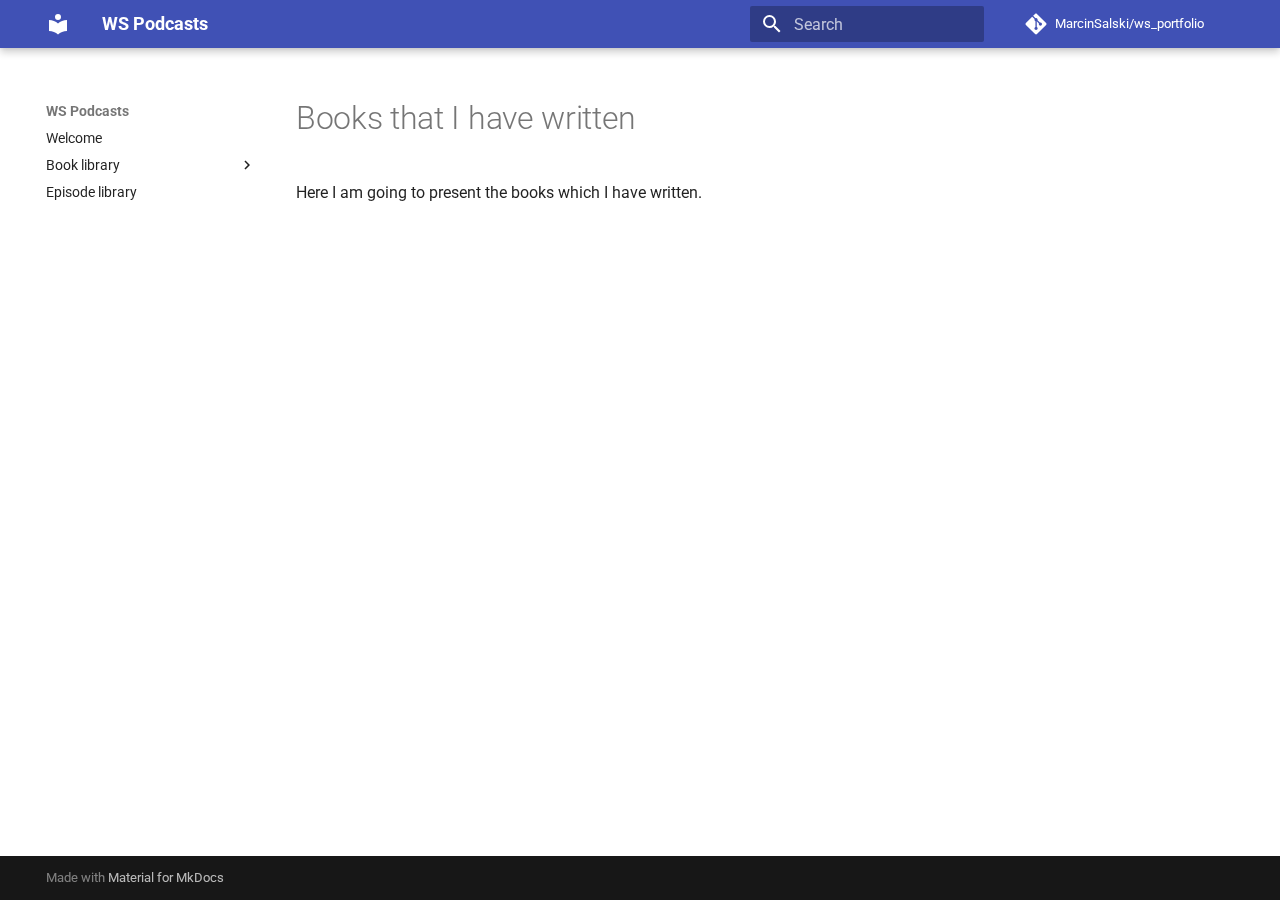
<file: OwnBooks/index.html>
<!doctype html>
<html lang="en" class="no-js">
  <head>
    
      <meta charset="utf-8">
      <meta name="viewport" content="width=device-width,initial-scale=1">
      
        <meta name="description" content="Portfolio of my creative projects">
      
      
        <meta name="author" content="Marcin Salski">
      
      
      
      
      
      <link rel="icon" href="../assets/images/favicon.png">
      <meta name="generator" content="mkdocs-1.6.1, mkdocs-material-9.6.16">
    
    
      
        <title>Books that I have written - WS Podcasts</title>
      
    
    
      <link rel="stylesheet" href="../assets/stylesheets/main.7e37652d.min.css">
      
        
        <link rel="stylesheet" href="../assets/stylesheets/palette.06af60db.min.css">
      
      


    
    
      
    
    
      
        
        
        <link rel="preconnect" href="https://fonts.gstatic.com" crossorigin>
        <link rel="stylesheet" href="https://fonts.googleapis.com/css?family=Roboto:300,300i,400,400i,700,700i%7CRoboto+Mono:400,400i,700,700i&display=fallback">
        <style>:root{--md-text-font:"Roboto";--md-code-font:"Roboto Mono"}</style>
      
    
    
    <script>__md_scope=new URL("..",location),__md_hash=e=>[...e].reduce(((e,_)=>(e<<5)-e+_.charCodeAt(0)),0),__md_get=(e,_=localStorage,t=__md_scope)=>JSON.parse(_.getItem(t.pathname+"."+e)),__md_set=(e,_,t=localStorage,a=__md_scope)=>{try{t.setItem(a.pathname+"."+e,JSON.stringify(_))}catch(e){}}</script>
    
      

    
    
    
  </head>
  
  
    
    
    
    
    
    <body dir="ltr" data-md-color-scheme="default" data-md-color-primary="rgb(153,-0,-76)" data-md-color-accent="indigo">
  
    
    <input class="md-toggle" data-md-toggle="drawer" type="checkbox" id="__drawer" autocomplete="off">
    <input class="md-toggle" data-md-toggle="search" type="checkbox" id="__search" autocomplete="off">
    <label class="md-overlay" for="__drawer"></label>
    <div data-md-component="skip">
      
        
        <a href="#books-that-i-have-written" class="md-skip">
          Skip to content
        </a>
      
    </div>
    <div data-md-component="announce">
      
    </div>
    
    
      

  

<header class="md-header md-header--shadow" data-md-component="header">
  <nav class="md-header__inner md-grid" aria-label="Header">
    <a href=".." title="WS Podcasts" class="md-header__button md-logo" aria-label="WS Podcasts" data-md-component="logo">
      
  
  <svg xmlns="http://www.w3.org/2000/svg" viewBox="0 0 24 24"><path d="M12 8a3 3 0 0 0 3-3 3 3 0 0 0-3-3 3 3 0 0 0-3 3 3 3 0 0 0 3 3m0 3.54C9.64 9.35 6.5 8 3 8v11c3.5 0 6.64 1.35 9 3.54 2.36-2.19 5.5-3.54 9-3.54V8c-3.5 0-6.64 1.35-9 3.54"/></svg>

    </a>
    <label class="md-header__button md-icon" for="__drawer">
      
      <svg xmlns="http://www.w3.org/2000/svg" viewBox="0 0 24 24"><path d="M3 6h18v2H3zm0 5h18v2H3zm0 5h18v2H3z"/></svg>
    </label>
    <div class="md-header__title" data-md-component="header-title">
      <div class="md-header__ellipsis">
        <div class="md-header__topic">
          <span class="md-ellipsis">
            WS Podcasts
          </span>
        </div>
        <div class="md-header__topic" data-md-component="header-topic">
          <span class="md-ellipsis">
            
              Books that I have written
            
          </span>
        </div>
      </div>
    </div>
    
      
    
    
    
    
      
      
        <label class="md-header__button md-icon" for="__search">
          
          <svg xmlns="http://www.w3.org/2000/svg" viewBox="0 0 24 24"><path d="M9.5 3A6.5 6.5 0 0 1 16 9.5c0 1.61-.59 3.09-1.56 4.23l.27.27h.79l5 5-1.5 1.5-5-5v-.79l-.27-.27A6.52 6.52 0 0 1 9.5 16 6.5 6.5 0 0 1 3 9.5 6.5 6.5 0 0 1 9.5 3m0 2C7 5 5 7 5 9.5S7 14 9.5 14 14 12 14 9.5 12 5 9.5 5"/></svg>
        </label>
        <div class="md-search" data-md-component="search" role="dialog">
  <label class="md-search__overlay" for="__search"></label>
  <div class="md-search__inner" role="search">
    <form class="md-search__form" name="search">
      <input type="text" class="md-search__input" name="query" aria-label="Search" placeholder="Search" autocapitalize="off" autocorrect="off" autocomplete="off" spellcheck="false" data-md-component="search-query" required>
      <label class="md-search__icon md-icon" for="__search">
        
        <svg xmlns="http://www.w3.org/2000/svg" viewBox="0 0 24 24"><path d="M9.5 3A6.5 6.5 0 0 1 16 9.5c0 1.61-.59 3.09-1.56 4.23l.27.27h.79l5 5-1.5 1.5-5-5v-.79l-.27-.27A6.52 6.52 0 0 1 9.5 16 6.5 6.5 0 0 1 3 9.5 6.5 6.5 0 0 1 9.5 3m0 2C7 5 5 7 5 9.5S7 14 9.5 14 14 12 14 9.5 12 5 9.5 5"/></svg>
        
        <svg xmlns="http://www.w3.org/2000/svg" viewBox="0 0 24 24"><path d="M20 11v2H8l5.5 5.5-1.42 1.42L4.16 12l7.92-7.92L13.5 5.5 8 11z"/></svg>
      </label>
      <nav class="md-search__options" aria-label="Search">
        
        <button type="reset" class="md-search__icon md-icon" title="Clear" aria-label="Clear" tabindex="-1">
          
          <svg xmlns="http://www.w3.org/2000/svg" viewBox="0 0 24 24"><path d="M19 6.41 17.59 5 12 10.59 6.41 5 5 6.41 10.59 12 5 17.59 6.41 19 12 13.41 17.59 19 19 17.59 13.41 12z"/></svg>
        </button>
      </nav>
      
    </form>
    <div class="md-search__output">
      <div class="md-search__scrollwrap" tabindex="0" data-md-scrollfix>
        <div class="md-search-result" data-md-component="search-result">
          <div class="md-search-result__meta">
            Initializing search
          </div>
          <ol class="md-search-result__list" role="presentation"></ol>
        </div>
      </div>
    </div>
  </div>
</div>
      
    
    
      <div class="md-header__source">
        <a href="https://github.com/MarcinSalski/ws_portfolio" title="Go to repository" class="md-source" data-md-component="source">
  <div class="md-source__icon md-icon">
    
    <svg xmlns="http://www.w3.org/2000/svg" viewBox="0 0 448 512"><!--! Font Awesome Free 7.0.0 by @fontawesome - https://fontawesome.com License - https://fontawesome.com/license/free (Icons: CC BY 4.0, Fonts: SIL OFL 1.1, Code: MIT License) Copyright 2025 Fonticons, Inc.--><path fill="currentColor" d="M439.6 236.1 244 40.5c-5.4-5.5-12.8-8.5-20.4-8.5s-15 3-20.4 8.4L162.5 81l51.5 51.5c27.1-9.1 52.7 16.8 43.4 43.7l49.7 49.7c34.2-11.8 61.2 31 35.5 56.7-26.5 26.5-70.2-2.9-56-37.3L240.3 199v121.9c25.3 12.5 22.3 41.8 9.1 55-6.4 6.4-15.2 10.1-24.3 10.1s-17.8-3.6-24.3-10.1c-17.6-17.6-11.1-46.9 11.2-56v-123c-20.8-8.5-24.6-30.7-18.6-45L142.6 101 8.5 235.1C3 240.6 0 247.9 0 255.5s3 15 8.5 20.4l195.6 195.7c5.4 5.4 12.7 8.4 20.4 8.4s15-3 20.4-8.4l194.7-194.7c5.4-5.4 8.4-12.8 8.4-20.4s-3-15-8.4-20.4"/></svg>
  </div>
  <div class="md-source__repository">
    MarcinSalski/ws_portfolio
  </div>
</a>
      </div>
    
  </nav>
  
</header>
    
    <div class="md-container" data-md-component="container">
      
      
        
          
        
      
      <main class="md-main" data-md-component="main">
        <div class="md-main__inner md-grid">
          
            
              
              <div class="md-sidebar md-sidebar--primary" data-md-component="sidebar" data-md-type="navigation" >
                <div class="md-sidebar__scrollwrap">
                  <div class="md-sidebar__inner">
                    



<nav class="md-nav md-nav--primary" aria-label="Navigation" data-md-level="0">
  <label class="md-nav__title" for="__drawer">
    <a href=".." title="WS Podcasts" class="md-nav__button md-logo" aria-label="WS Podcasts" data-md-component="logo">
      
  
  <svg xmlns="http://www.w3.org/2000/svg" viewBox="0 0 24 24"><path d="M12 8a3 3 0 0 0 3-3 3 3 0 0 0-3-3 3 3 0 0 0-3 3 3 3 0 0 0 3 3m0 3.54C9.64 9.35 6.5 8 3 8v11c3.5 0 6.64 1.35 9 3.54 2.36-2.19 5.5-3.54 9-3.54V8c-3.5 0-6.64 1.35-9 3.54"/></svg>

    </a>
    WS Podcasts
  </label>
  
    <div class="md-nav__source">
      <a href="https://github.com/MarcinSalski/ws_portfolio" title="Go to repository" class="md-source" data-md-component="source">
  <div class="md-source__icon md-icon">
    
    <svg xmlns="http://www.w3.org/2000/svg" viewBox="0 0 448 512"><!--! Font Awesome Free 7.0.0 by @fontawesome - https://fontawesome.com License - https://fontawesome.com/license/free (Icons: CC BY 4.0, Fonts: SIL OFL 1.1, Code: MIT License) Copyright 2025 Fonticons, Inc.--><path fill="currentColor" d="M439.6 236.1 244 40.5c-5.4-5.5-12.8-8.5-20.4-8.5s-15 3-20.4 8.4L162.5 81l51.5 51.5c27.1-9.1 52.7 16.8 43.4 43.7l49.7 49.7c34.2-11.8 61.2 31 35.5 56.7-26.5 26.5-70.2-2.9-56-37.3L240.3 199v121.9c25.3 12.5 22.3 41.8 9.1 55-6.4 6.4-15.2 10.1-24.3 10.1s-17.8-3.6-24.3-10.1c-17.6-17.6-11.1-46.9 11.2-56v-123c-20.8-8.5-24.6-30.7-18.6-45L142.6 101 8.5 235.1C3 240.6 0 247.9 0 255.5s3 15 8.5 20.4l195.6 195.7c5.4 5.4 12.7 8.4 20.4 8.4s15-3 20.4-8.4l194.7-194.7c5.4-5.4 8.4-12.8 8.4-20.4s-3-15-8.4-20.4"/></svg>
  </div>
  <div class="md-source__repository">
    MarcinSalski/ws_portfolio
  </div>
</a>
    </div>
  
  <ul class="md-nav__list" data-md-scrollfix>
    
      
      
  
  
  
  
    <li class="md-nav__item">
      <a href=".." class="md-nav__link">
        
  
  
  <span class="md-ellipsis">
    Welcome
    
  </span>
  

      </a>
    </li>
  

    
      
      
  
  
  
  
    
    
    
    
    
    <li class="md-nav__item md-nav__item--nested">
      
        
        
        <input class="md-nav__toggle md-toggle " type="checkbox" id="__nav_2" >
        
          
          <label class="md-nav__link" for="__nav_2" id="__nav_2_label" tabindex="0">
            
  
  
  <span class="md-ellipsis">
    Book library
    
  </span>
  

            <span class="md-nav__icon md-icon"></span>
          </label>
        
        <nav class="md-nav" data-md-level="1" aria-labelledby="__nav_2_label" aria-expanded="false">
          <label class="md-nav__title" for="__nav_2">
            <span class="md-nav__icon md-icon"></span>
            Book library
          </label>
          <ul class="md-nav__list" data-md-scrollfix>
            
              
                
  
  
  
  
    <li class="md-nav__item">
      <a href="../BraveNewWorldRevisited/" class="md-nav__link">
        
  
  
  <span class="md-ellipsis">
    Brave New World Revisited by Aldous Huxley
    
  </span>
  

      </a>
    </li>
  

              
            
              
                
  
  
  
  
    <li class="md-nav__item">
      <a href="../TheRoad/" class="md-nav__link">
        
  
  
  <span class="md-ellipsis">
    The Road by Cormac McCarthy
    
  </span>
  

      </a>
    </li>
  

              
            
          </ul>
        </nav>
      
    </li>
  

    
      
      
  
  
  
  
    <li class="md-nav__item">
      <a href="../OtherPodcasts/" class="md-nav__link">
        
  
  
  <span class="md-ellipsis">
    Episode library
    
  </span>
  

      </a>
    </li>
  

    
  </ul>
</nav>
                  </div>
                </div>
              </div>
            
            
              
              <div class="md-sidebar md-sidebar--secondary" data-md-component="sidebar" data-md-type="toc" >
                <div class="md-sidebar__scrollwrap">
                  <div class="md-sidebar__inner">
                    

<nav class="md-nav md-nav--secondary" aria-label="Table of contents">
  
  
  
    
  
  
</nav>
                  </div>
                </div>
              </div>
            
          
          
            <div class="md-content" data-md-component="content">
              <article class="md-content__inner md-typeset">
                
                  


  
  


<h1 id="books-that-i-have-written">Books that I have written</h1>
<p>Here I am going to present the books which I have written.</p>












                
              </article>
            </div>
          
          
<script>var target=document.getElementById(location.hash.slice(1));target&&target.name&&(target.checked=target.name.startsWith("__tabbed_"))</script>
        </div>
        
      </main>
      
        <footer class="md-footer">
  
  <div class="md-footer-meta md-typeset">
    <div class="md-footer-meta__inner md-grid">
      <div class="md-copyright">
  
  
    Made with
    <a href="https://squidfunk.github.io/mkdocs-material/" target="_blank" rel="noopener">
      Material for MkDocs
    </a>
  
</div>
      
    </div>
  </div>
</footer>
      
    </div>
    <div class="md-dialog" data-md-component="dialog">
      <div class="md-dialog__inner md-typeset"></div>
    </div>
    
    
    
      
      <script id="__config" type="application/json">{"base": "..", "features": [], "search": "../assets/javascripts/workers/search.d50fe291.min.js", "tags": null, "translations": {"clipboard.copied": "Copied to clipboard", "clipboard.copy": "Copy to clipboard", "search.result.more.one": "1 more on this page", "search.result.more.other": "# more on this page", "search.result.none": "No matching documents", "search.result.one": "1 matching document", "search.result.other": "# matching documents", "search.result.placeholder": "Type to start searching", "search.result.term.missing": "Missing", "select.version": "Select version"}, "version": null}</script>
    
    
      <script src="../assets/javascripts/bundle.50899def.min.js"></script>
      
    
  </body>
</html>
</file>
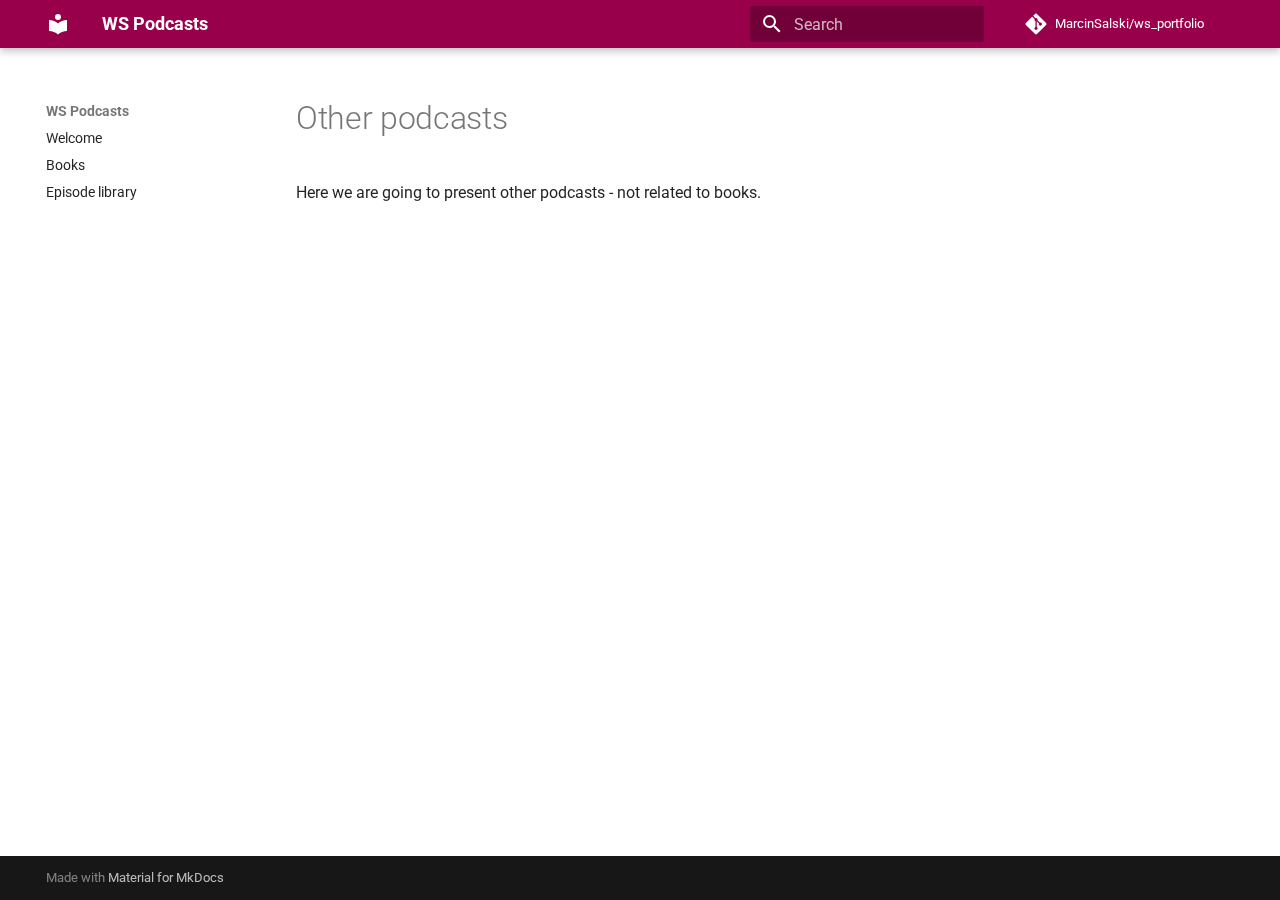
<file: Podcasts/index.html>
<!doctype html>
<html lang="en" class="no-js">
  <head>
    
      <meta charset="utf-8">
      <meta name="viewport" content="width=device-width,initial-scale=1">
      
        <meta name="description" content="Portfolio of my creative projects
">
      
      
        <meta name="author" content="Marcin Salski">
      
      
      
      
      
      <link rel="icon" href="../assets/images/favicon.png">
      <meta name="generator" content="mkdocs-1.6.1, mkdocs-material-9.6.16">
    
    
      
        <title>Other podcasts - WS Podcasts</title>
      
    
    
      <link rel="stylesheet" href="../assets/stylesheets/main.7e37652d.min.css">
      
      


    
    
      
    
    
      
        
        
        <link rel="preconnect" href="https://fonts.gstatic.com" crossorigin>
        <link rel="stylesheet" href="https://fonts.googleapis.com/css?family=Roboto:300,300i,400,400i,700,700i%7CRoboto+Mono:400,400i,700,700i&display=fallback">
        <style>:root{--md-text-font:"Roboto";--md-code-font:"Roboto Mono"}</style>
      
    
    
      <link rel="stylesheet" href="../stylesheets/extra.css">
    
    <script>__md_scope=new URL("..",location),__md_hash=e=>[...e].reduce(((e,_)=>(e<<5)-e+_.charCodeAt(0)),0),__md_get=(e,_=localStorage,t=__md_scope)=>JSON.parse(_.getItem(t.pathname+"."+e)),__md_set=(e,_,t=localStorage,a=__md_scope)=>{try{t.setItem(a.pathname+"."+e,JSON.stringify(_))}catch(e){}}</script>
    
      

    
    
    
  </head>
  
  
    <body dir="ltr">
  
    
    <input class="md-toggle" data-md-toggle="drawer" type="checkbox" id="__drawer" autocomplete="off">
    <input class="md-toggle" data-md-toggle="search" type="checkbox" id="__search" autocomplete="off">
    <label class="md-overlay" for="__drawer"></label>
    <div data-md-component="skip">
      
        
        <a href="#other-podcasts" class="md-skip">
          Skip to content
        </a>
      
    </div>
    <div data-md-component="announce">
      
    </div>
    
    
      

  

<header class="md-header md-header--shadow" data-md-component="header">
  <nav class="md-header__inner md-grid" aria-label="Header">
    <a href=".." title="WS Podcasts" class="md-header__button md-logo" aria-label="WS Podcasts" data-md-component="logo">
      
  
  <svg xmlns="http://www.w3.org/2000/svg" viewBox="0 0 24 24"><path d="M12 8a3 3 0 0 0 3-3 3 3 0 0 0-3-3 3 3 0 0 0-3 3 3 3 0 0 0 3 3m0 3.54C9.64 9.35 6.5 8 3 8v11c3.5 0 6.64 1.35 9 3.54 2.36-2.19 5.5-3.54 9-3.54V8c-3.5 0-6.64 1.35-9 3.54"/></svg>

    </a>
    <label class="md-header__button md-icon" for="__drawer">
      
      <svg xmlns="http://www.w3.org/2000/svg" viewBox="0 0 24 24"><path d="M3 6h18v2H3zm0 5h18v2H3zm0 5h18v2H3z"/></svg>
    </label>
    <div class="md-header__title" data-md-component="header-title">
      <div class="md-header__ellipsis">
        <div class="md-header__topic">
          <span class="md-ellipsis">
            WS Podcasts
          </span>
        </div>
        <div class="md-header__topic" data-md-component="header-topic">
          <span class="md-ellipsis">
            
              Other podcasts
            
          </span>
        </div>
      </div>
    </div>
    
    
      <script>var palette=__md_get("__palette");if(palette&&palette.color){if("(prefers-color-scheme)"===palette.color.media){var media=matchMedia("(prefers-color-scheme: light)"),input=document.querySelector(media.matches?"[data-md-color-media='(prefers-color-scheme: light)']":"[data-md-color-media='(prefers-color-scheme: dark)']");palette.color.media=input.getAttribute("data-md-color-media"),palette.color.scheme=input.getAttribute("data-md-color-scheme"),palette.color.primary=input.getAttribute("data-md-color-primary"),palette.color.accent=input.getAttribute("data-md-color-accent")}for(var[key,value]of Object.entries(palette.color))document.body.setAttribute("data-md-color-"+key,value)}</script>
    
    
    
      
      
        <label class="md-header__button md-icon" for="__search">
          
          <svg xmlns="http://www.w3.org/2000/svg" viewBox="0 0 24 24"><path d="M9.5 3A6.5 6.5 0 0 1 16 9.5c0 1.61-.59 3.09-1.56 4.23l.27.27h.79l5 5-1.5 1.5-5-5v-.79l-.27-.27A6.52 6.52 0 0 1 9.5 16 6.5 6.5 0 0 1 3 9.5 6.5 6.5 0 0 1 9.5 3m0 2C7 5 5 7 5 9.5S7 14 9.5 14 14 12 14 9.5 12 5 9.5 5"/></svg>
        </label>
        <div class="md-search" data-md-component="search" role="dialog">
  <label class="md-search__overlay" for="__search"></label>
  <div class="md-search__inner" role="search">
    <form class="md-search__form" name="search">
      <input type="text" class="md-search__input" name="query" aria-label="Search" placeholder="Search" autocapitalize="off" autocorrect="off" autocomplete="off" spellcheck="false" data-md-component="search-query" required>
      <label class="md-search__icon md-icon" for="__search">
        
        <svg xmlns="http://www.w3.org/2000/svg" viewBox="0 0 24 24"><path d="M9.5 3A6.5 6.5 0 0 1 16 9.5c0 1.61-.59 3.09-1.56 4.23l.27.27h.79l5 5-1.5 1.5-5-5v-.79l-.27-.27A6.52 6.52 0 0 1 9.5 16 6.5 6.5 0 0 1 3 9.5 6.5 6.5 0 0 1 9.5 3m0 2C7 5 5 7 5 9.5S7 14 9.5 14 14 12 14 9.5 12 5 9.5 5"/></svg>
        
        <svg xmlns="http://www.w3.org/2000/svg" viewBox="0 0 24 24"><path d="M20 11v2H8l5.5 5.5-1.42 1.42L4.16 12l7.92-7.92L13.5 5.5 8 11z"/></svg>
      </label>
      <nav class="md-search__options" aria-label="Search">
        
        <button type="reset" class="md-search__icon md-icon" title="Clear" aria-label="Clear" tabindex="-1">
          
          <svg xmlns="http://www.w3.org/2000/svg" viewBox="0 0 24 24"><path d="M19 6.41 17.59 5 12 10.59 6.41 5 5 6.41 10.59 12 5 17.59 6.41 19 12 13.41 17.59 19 19 17.59 13.41 12z"/></svg>
        </button>
      </nav>
      
    </form>
    <div class="md-search__output">
      <div class="md-search__scrollwrap" tabindex="0" data-md-scrollfix>
        <div class="md-search-result" data-md-component="search-result">
          <div class="md-search-result__meta">
            Initializing search
          </div>
          <ol class="md-search-result__list" role="presentation"></ol>
        </div>
      </div>
    </div>
  </div>
</div>
      
    
    
      <div class="md-header__source">
        <a href="https://github.com/MarcinSalski/ws_portfolio" title="Go to repository" class="md-source" data-md-component="source">
  <div class="md-source__icon md-icon">
    
    <svg xmlns="http://www.w3.org/2000/svg" viewBox="0 0 448 512"><!--! Font Awesome Free 7.0.0 by @fontawesome - https://fontawesome.com License - https://fontawesome.com/license/free (Icons: CC BY 4.0, Fonts: SIL OFL 1.1, Code: MIT License) Copyright 2025 Fonticons, Inc.--><path fill="currentColor" d="M439.6 236.1 244 40.5c-5.4-5.5-12.8-8.5-20.4-8.5s-15 3-20.4 8.4L162.5 81l51.5 51.5c27.1-9.1 52.7 16.8 43.4 43.7l49.7 49.7c34.2-11.8 61.2 31 35.5 56.7-26.5 26.5-70.2-2.9-56-37.3L240.3 199v121.9c25.3 12.5 22.3 41.8 9.1 55-6.4 6.4-15.2 10.1-24.3 10.1s-17.8-3.6-24.3-10.1c-17.6-17.6-11.1-46.9 11.2-56v-123c-20.8-8.5-24.6-30.7-18.6-45L142.6 101 8.5 235.1C3 240.6 0 247.9 0 255.5s3 15 8.5 20.4l195.6 195.7c5.4 5.4 12.7 8.4 20.4 8.4s15-3 20.4-8.4l194.7-194.7c5.4-5.4 8.4-12.8 8.4-20.4s-3-15-8.4-20.4"/></svg>
  </div>
  <div class="md-source__repository">
    MarcinSalski/ws_portfolio
  </div>
</a>
      </div>
    
  </nav>
  
</header>
    
    <div class="md-container" data-md-component="container">
      
      
        
          
        
      
      <main class="md-main" data-md-component="main">
        <div class="md-main__inner md-grid">
          
            
              
              <div class="md-sidebar md-sidebar--primary" data-md-component="sidebar" data-md-type="navigation" >
                <div class="md-sidebar__scrollwrap">
                  <div class="md-sidebar__inner">
                    



<nav class="md-nav md-nav--primary" aria-label="Navigation" data-md-level="0">
  <label class="md-nav__title" for="__drawer">
    <a href=".." title="WS Podcasts" class="md-nav__button md-logo" aria-label="WS Podcasts" data-md-component="logo">
      
  
  <svg xmlns="http://www.w3.org/2000/svg" viewBox="0 0 24 24"><path d="M12 8a3 3 0 0 0 3-3 3 3 0 0 0-3-3 3 3 0 0 0-3 3 3 3 0 0 0 3 3m0 3.54C9.64 9.35 6.5 8 3 8v11c3.5 0 6.64 1.35 9 3.54 2.36-2.19 5.5-3.54 9-3.54V8c-3.5 0-6.64 1.35-9 3.54"/></svg>

    </a>
    WS Podcasts
  </label>
  
    <div class="md-nav__source">
      <a href="https://github.com/MarcinSalski/ws_portfolio" title="Go to repository" class="md-source" data-md-component="source">
  <div class="md-source__icon md-icon">
    
    <svg xmlns="http://www.w3.org/2000/svg" viewBox="0 0 448 512"><!--! Font Awesome Free 7.0.0 by @fontawesome - https://fontawesome.com License - https://fontawesome.com/license/free (Icons: CC BY 4.0, Fonts: SIL OFL 1.1, Code: MIT License) Copyright 2025 Fonticons, Inc.--><path fill="currentColor" d="M439.6 236.1 244 40.5c-5.4-5.5-12.8-8.5-20.4-8.5s-15 3-20.4 8.4L162.5 81l51.5 51.5c27.1-9.1 52.7 16.8 43.4 43.7l49.7 49.7c34.2-11.8 61.2 31 35.5 56.7-26.5 26.5-70.2-2.9-56-37.3L240.3 199v121.9c25.3 12.5 22.3 41.8 9.1 55-6.4 6.4-15.2 10.1-24.3 10.1s-17.8-3.6-24.3-10.1c-17.6-17.6-11.1-46.9 11.2-56v-123c-20.8-8.5-24.6-30.7-18.6-45L142.6 101 8.5 235.1C3 240.6 0 247.9 0 255.5s3 15 8.5 20.4l195.6 195.7c5.4 5.4 12.7 8.4 20.4 8.4s15-3 20.4-8.4l194.7-194.7c5.4-5.4 8.4-12.8 8.4-20.4s-3-15-8.4-20.4"/></svg>
  </div>
  <div class="md-source__repository">
    MarcinSalski/ws_portfolio
  </div>
</a>
    </div>
  
  <ul class="md-nav__list" data-md-scrollfix>
    
      
      
  
  
  
  
    <li class="md-nav__item">
      <a href=".." class="md-nav__link">
        
  
  
  <span class="md-ellipsis">
    Welcome
    
  </span>
  

      </a>
    </li>
  

    
      
      
  
  
  
  
    <li class="md-nav__item">
      <a href="../docs/Books/index.md" class="md-nav__link">
        
  
  
  <span class="md-ellipsis">
    Books
    
  </span>
  

      </a>
    </li>
  

    
      
      
  
  
  
  
    <li class="md-nav__item">
      <a href="../docs/Podcasts/index.md" class="md-nav__link">
        
  
  
  <span class="md-ellipsis">
    Episode library
    
  </span>
  

      </a>
    </li>
  

    
  </ul>
</nav>
                  </div>
                </div>
              </div>
            
            
              
              <div class="md-sidebar md-sidebar--secondary" data-md-component="sidebar" data-md-type="toc" >
                <div class="md-sidebar__scrollwrap">
                  <div class="md-sidebar__inner">
                    

<nav class="md-nav md-nav--secondary" aria-label="Table of contents">
  
  
  
    
  
  
</nav>
                  </div>
                </div>
              </div>
            
          
          
            <div class="md-content" data-md-component="content">
              <article class="md-content__inner md-typeset">
                
                  


  
  


<h1 id="other-podcasts">Other podcasts</h1>
<p>Here we are going to present other podcasts - not related to books.</p>












                
              </article>
            </div>
          
          
<script>var target=document.getElementById(location.hash.slice(1));target&&target.name&&(target.checked=target.name.startsWith("__tabbed_"))</script>
        </div>
        
          <button type="button" class="md-top md-icon" data-md-component="top" hidden>
  
  <svg xmlns="http://www.w3.org/2000/svg" viewBox="0 0 24 24"><path d="M13 20h-2V8l-5.5 5.5-1.42-1.42L12 4.16l7.92 7.92-1.42 1.42L13 8z"/></svg>
  Back to top
</button>
        
      </main>
      
        <footer class="md-footer">
  
  <div class="md-footer-meta md-typeset">
    <div class="md-footer-meta__inner md-grid">
      <div class="md-copyright">
  
  
    Made with
    <a href="https://squidfunk.github.io/mkdocs-material/" target="_blank" rel="noopener">
      Material for MkDocs
    </a>
  
</div>
      
    </div>
  </div>
</footer>
      
    </div>
    <div class="md-dialog" data-md-component="dialog">
      <div class="md-dialog__inner md-typeset"></div>
    </div>
    
    
    
      
      <script id="__config" type="application/json">{"base": "..", "features": ["navigation.instant", "navigation.sections", "navigation.top", "content.code.copy"], "search": "../assets/javascripts/workers/search.d50fe291.min.js", "tags": null, "translations": {"clipboard.copied": "Copied to clipboard", "clipboard.copy": "Copy to clipboard", "search.result.more.one": "1 more on this page", "search.result.more.other": "# more on this page", "search.result.none": "No matching documents", "search.result.one": "1 matching document", "search.result.other": "# matching documents", "search.result.placeholder": "Type to start searching", "search.result.term.missing": "Missing", "select.version": "Select version"}, "version": null}</script>
    
    
      <script src="../assets/javascripts/bundle.50899def.min.js"></script>
      
    
  </body>
</html>
</file>
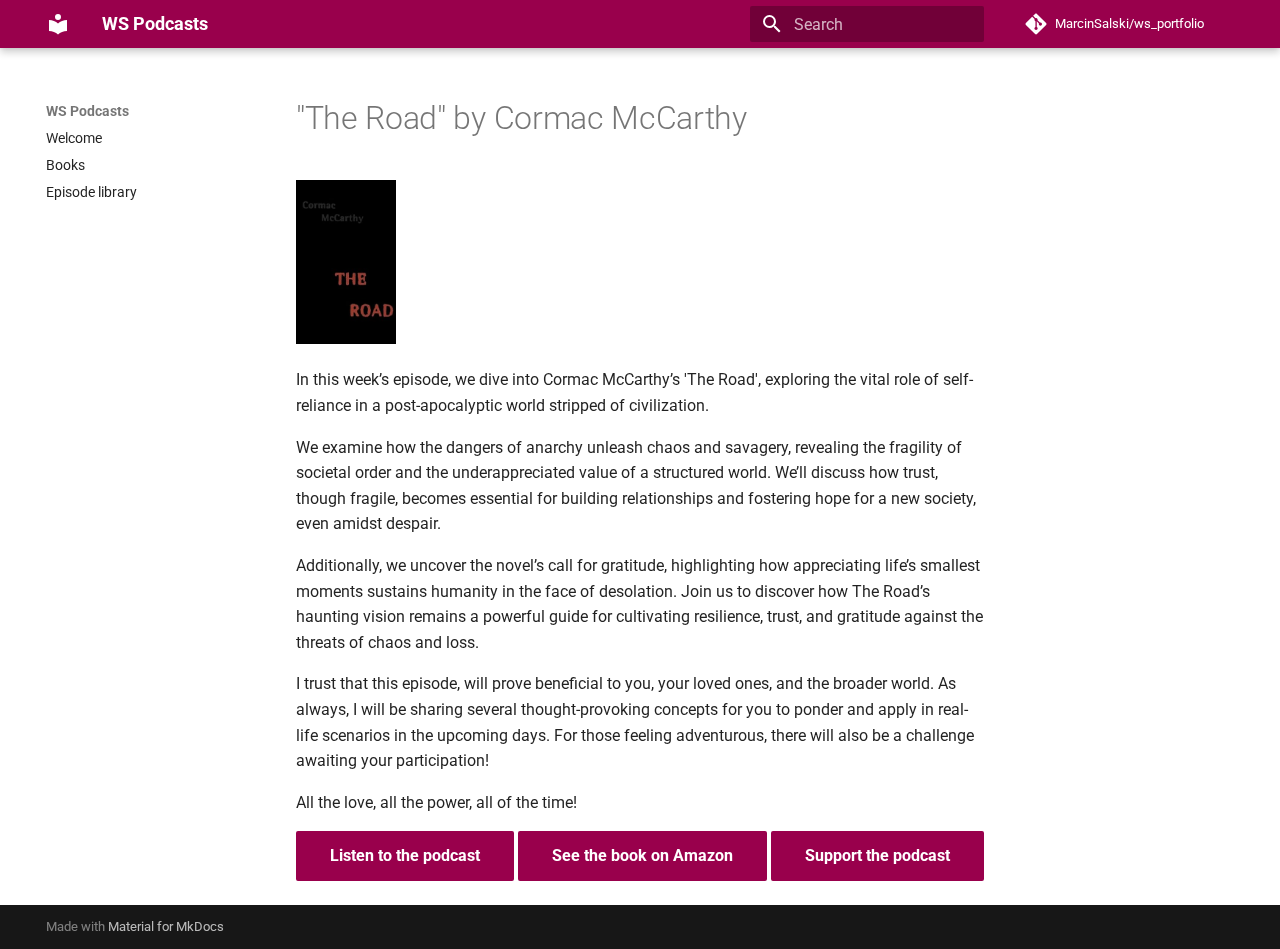
<file: TheRoad/index.html>
<!doctype html>
<html lang="en" class="no-js">
  <head>
    
      <meta charset="utf-8">
      <meta name="viewport" content="width=device-width,initial-scale=1">
      
        <meta name="description" content="Portfolio of my creative projects
">
      
      
        <meta name="author" content="Marcin Salski">
      
      
      
      
      
      <link rel="icon" href="../assets/images/favicon.png">
      <meta name="generator" content="mkdocs-1.6.1, mkdocs-material-9.6.16">
    
    
      
        <title>"The Road" by Cormac McCarthy - WS Podcasts</title>
      
    
    
      <link rel="stylesheet" href="../assets/stylesheets/main.7e37652d.min.css">
      
      


    
    
      
    
    
      
        
        
        <link rel="preconnect" href="https://fonts.gstatic.com" crossorigin>
        <link rel="stylesheet" href="https://fonts.googleapis.com/css?family=Roboto:300,300i,400,400i,700,700i%7CRoboto+Mono:400,400i,700,700i&display=fallback">
        <style>:root{--md-text-font:"Roboto";--md-code-font:"Roboto Mono"}</style>
      
    
    
      <link rel="stylesheet" href="../stylesheets/extra.css">
    
    <script>__md_scope=new URL("..",location),__md_hash=e=>[...e].reduce(((e,_)=>(e<<5)-e+_.charCodeAt(0)),0),__md_get=(e,_=localStorage,t=__md_scope)=>JSON.parse(_.getItem(t.pathname+"."+e)),__md_set=(e,_,t=localStorage,a=__md_scope)=>{try{t.setItem(a.pathname+"."+e,JSON.stringify(_))}catch(e){}}</script>
    
      

    
    
    
  </head>
  
  
    <body dir="ltr">
  
    
    <input class="md-toggle" data-md-toggle="drawer" type="checkbox" id="__drawer" autocomplete="off">
    <input class="md-toggle" data-md-toggle="search" type="checkbox" id="__search" autocomplete="off">
    <label class="md-overlay" for="__drawer"></label>
    <div data-md-component="skip">
      
        
        <a href="#the-road-by-cormac-mccarthy" class="md-skip">
          Skip to content
        </a>
      
    </div>
    <div data-md-component="announce">
      
    </div>
    
    
      

  

<header class="md-header md-header--shadow" data-md-component="header">
  <nav class="md-header__inner md-grid" aria-label="Header">
    <a href=".." title="WS Podcasts" class="md-header__button md-logo" aria-label="WS Podcasts" data-md-component="logo">
      
  
  <svg xmlns="http://www.w3.org/2000/svg" viewBox="0 0 24 24"><path d="M12 8a3 3 0 0 0 3-3 3 3 0 0 0-3-3 3 3 0 0 0-3 3 3 3 0 0 0 3 3m0 3.54C9.64 9.35 6.5 8 3 8v11c3.5 0 6.64 1.35 9 3.54 2.36-2.19 5.5-3.54 9-3.54V8c-3.5 0-6.64 1.35-9 3.54"/></svg>

    </a>
    <label class="md-header__button md-icon" for="__drawer">
      
      <svg xmlns="http://www.w3.org/2000/svg" viewBox="0 0 24 24"><path d="M3 6h18v2H3zm0 5h18v2H3zm0 5h18v2H3z"/></svg>
    </label>
    <div class="md-header__title" data-md-component="header-title">
      <div class="md-header__ellipsis">
        <div class="md-header__topic">
          <span class="md-ellipsis">
            WS Podcasts
          </span>
        </div>
        <div class="md-header__topic" data-md-component="header-topic">
          <span class="md-ellipsis">
            
              "The Road" by Cormac McCarthy
            
          </span>
        </div>
      </div>
    </div>
    
    
      <script>var palette=__md_get("__palette");if(palette&&palette.color){if("(prefers-color-scheme)"===palette.color.media){var media=matchMedia("(prefers-color-scheme: light)"),input=document.querySelector(media.matches?"[data-md-color-media='(prefers-color-scheme: light)']":"[data-md-color-media='(prefers-color-scheme: dark)']");palette.color.media=input.getAttribute("data-md-color-media"),palette.color.scheme=input.getAttribute("data-md-color-scheme"),palette.color.primary=input.getAttribute("data-md-color-primary"),palette.color.accent=input.getAttribute("data-md-color-accent")}for(var[key,value]of Object.entries(palette.color))document.body.setAttribute("data-md-color-"+key,value)}</script>
    
    
    
      
      
        <label class="md-header__button md-icon" for="__search">
          
          <svg xmlns="http://www.w3.org/2000/svg" viewBox="0 0 24 24"><path d="M9.5 3A6.5 6.5 0 0 1 16 9.5c0 1.61-.59 3.09-1.56 4.23l.27.27h.79l5 5-1.5 1.5-5-5v-.79l-.27-.27A6.52 6.52 0 0 1 9.5 16 6.5 6.5 0 0 1 3 9.5 6.5 6.5 0 0 1 9.5 3m0 2C7 5 5 7 5 9.5S7 14 9.5 14 14 12 14 9.5 12 5 9.5 5"/></svg>
        </label>
        <div class="md-search" data-md-component="search" role="dialog">
  <label class="md-search__overlay" for="__search"></label>
  <div class="md-search__inner" role="search">
    <form class="md-search__form" name="search">
      <input type="text" class="md-search__input" name="query" aria-label="Search" placeholder="Search" autocapitalize="off" autocorrect="off" autocomplete="off" spellcheck="false" data-md-component="search-query" required>
      <label class="md-search__icon md-icon" for="__search">
        
        <svg xmlns="http://www.w3.org/2000/svg" viewBox="0 0 24 24"><path d="M9.5 3A6.5 6.5 0 0 1 16 9.5c0 1.61-.59 3.09-1.56 4.23l.27.27h.79l5 5-1.5 1.5-5-5v-.79l-.27-.27A6.52 6.52 0 0 1 9.5 16 6.5 6.5 0 0 1 3 9.5 6.5 6.5 0 0 1 9.5 3m0 2C7 5 5 7 5 9.5S7 14 9.5 14 14 12 14 9.5 12 5 9.5 5"/></svg>
        
        <svg xmlns="http://www.w3.org/2000/svg" viewBox="0 0 24 24"><path d="M20 11v2H8l5.5 5.5-1.42 1.42L4.16 12l7.92-7.92L13.5 5.5 8 11z"/></svg>
      </label>
      <nav class="md-search__options" aria-label="Search">
        
        <button type="reset" class="md-search__icon md-icon" title="Clear" aria-label="Clear" tabindex="-1">
          
          <svg xmlns="http://www.w3.org/2000/svg" viewBox="0 0 24 24"><path d="M19 6.41 17.59 5 12 10.59 6.41 5 5 6.41 10.59 12 5 17.59 6.41 19 12 13.41 17.59 19 19 17.59 13.41 12z"/></svg>
        </button>
      </nav>
      
    </form>
    <div class="md-search__output">
      <div class="md-search__scrollwrap" tabindex="0" data-md-scrollfix>
        <div class="md-search-result" data-md-component="search-result">
          <div class="md-search-result__meta">
            Initializing search
          </div>
          <ol class="md-search-result__list" role="presentation"></ol>
        </div>
      </div>
    </div>
  </div>
</div>
      
    
    
      <div class="md-header__source">
        <a href="https://github.com/MarcinSalski/ws_portfolio" title="Go to repository" class="md-source" data-md-component="source">
  <div class="md-source__icon md-icon">
    
    <svg xmlns="http://www.w3.org/2000/svg" viewBox="0 0 448 512"><!--! Font Awesome Free 7.0.0 by @fontawesome - https://fontawesome.com License - https://fontawesome.com/license/free (Icons: CC BY 4.0, Fonts: SIL OFL 1.1, Code: MIT License) Copyright 2025 Fonticons, Inc.--><path fill="currentColor" d="M439.6 236.1 244 40.5c-5.4-5.5-12.8-8.5-20.4-8.5s-15 3-20.4 8.4L162.5 81l51.5 51.5c27.1-9.1 52.7 16.8 43.4 43.7l49.7 49.7c34.2-11.8 61.2 31 35.5 56.7-26.5 26.5-70.2-2.9-56-37.3L240.3 199v121.9c25.3 12.5 22.3 41.8 9.1 55-6.4 6.4-15.2 10.1-24.3 10.1s-17.8-3.6-24.3-10.1c-17.6-17.6-11.1-46.9 11.2-56v-123c-20.8-8.5-24.6-30.7-18.6-45L142.6 101 8.5 235.1C3 240.6 0 247.9 0 255.5s3 15 8.5 20.4l195.6 195.7c5.4 5.4 12.7 8.4 20.4 8.4s15-3 20.4-8.4l194.7-194.7c5.4-5.4 8.4-12.8 8.4-20.4s-3-15-8.4-20.4"/></svg>
  </div>
  <div class="md-source__repository">
    MarcinSalski/ws_portfolio
  </div>
</a>
      </div>
    
  </nav>
  
</header>
    
    <div class="md-container" data-md-component="container">
      
      
        
          
        
      
      <main class="md-main" data-md-component="main">
        <div class="md-main__inner md-grid">
          
            
              
              <div class="md-sidebar md-sidebar--primary" data-md-component="sidebar" data-md-type="navigation" >
                <div class="md-sidebar__scrollwrap">
                  <div class="md-sidebar__inner">
                    



<nav class="md-nav md-nav--primary" aria-label="Navigation" data-md-level="0">
  <label class="md-nav__title" for="__drawer">
    <a href=".." title="WS Podcasts" class="md-nav__button md-logo" aria-label="WS Podcasts" data-md-component="logo">
      
  
  <svg xmlns="http://www.w3.org/2000/svg" viewBox="0 0 24 24"><path d="M12 8a3 3 0 0 0 3-3 3 3 0 0 0-3-3 3 3 0 0 0-3 3 3 3 0 0 0 3 3m0 3.54C9.64 9.35 6.5 8 3 8v11c3.5 0 6.64 1.35 9 3.54 2.36-2.19 5.5-3.54 9-3.54V8c-3.5 0-6.64 1.35-9 3.54"/></svg>

    </a>
    WS Podcasts
  </label>
  
    <div class="md-nav__source">
      <a href="https://github.com/MarcinSalski/ws_portfolio" title="Go to repository" class="md-source" data-md-component="source">
  <div class="md-source__icon md-icon">
    
    <svg xmlns="http://www.w3.org/2000/svg" viewBox="0 0 448 512"><!--! Font Awesome Free 7.0.0 by @fontawesome - https://fontawesome.com License - https://fontawesome.com/license/free (Icons: CC BY 4.0, Fonts: SIL OFL 1.1, Code: MIT License) Copyright 2025 Fonticons, Inc.--><path fill="currentColor" d="M439.6 236.1 244 40.5c-5.4-5.5-12.8-8.5-20.4-8.5s-15 3-20.4 8.4L162.5 81l51.5 51.5c27.1-9.1 52.7 16.8 43.4 43.7l49.7 49.7c34.2-11.8 61.2 31 35.5 56.7-26.5 26.5-70.2-2.9-56-37.3L240.3 199v121.9c25.3 12.5 22.3 41.8 9.1 55-6.4 6.4-15.2 10.1-24.3 10.1s-17.8-3.6-24.3-10.1c-17.6-17.6-11.1-46.9 11.2-56v-123c-20.8-8.5-24.6-30.7-18.6-45L142.6 101 8.5 235.1C3 240.6 0 247.9 0 255.5s3 15 8.5 20.4l195.6 195.7c5.4 5.4 12.7 8.4 20.4 8.4s15-3 20.4-8.4l194.7-194.7c5.4-5.4 8.4-12.8 8.4-20.4s-3-15-8.4-20.4"/></svg>
  </div>
  <div class="md-source__repository">
    MarcinSalski/ws_portfolio
  </div>
</a>
    </div>
  
  <ul class="md-nav__list" data-md-scrollfix>
    
      
      
  
  
  
  
    <li class="md-nav__item">
      <a href=".." class="md-nav__link">
        
  
  
  <span class="md-ellipsis">
    Welcome
    
  </span>
  

      </a>
    </li>
  

    
      
      
  
  
  
  
    <li class="md-nav__item">
      <a href="../Books/" class="md-nav__link">
        
  
  
  <span class="md-ellipsis">
    Books
    
  </span>
  

      </a>
    </li>
  

    
      
      
  
  
  
  
    <li class="md-nav__item">
      <a href="../Podcasts/" class="md-nav__link">
        
  
  
  <span class="md-ellipsis">
    Episode library
    
  </span>
  

      </a>
    </li>
  

    
  </ul>
</nav>
                  </div>
                </div>
              </div>
            
            
              
              <div class="md-sidebar md-sidebar--secondary" data-md-component="sidebar" data-md-type="toc" >
                <div class="md-sidebar__scrollwrap">
                  <div class="md-sidebar__inner">
                    

<nav class="md-nav md-nav--secondary" aria-label="Table of contents">
  
  
  
    
  
  
</nav>
                  </div>
                </div>
              </div>
            
          
          
            <div class="md-content" data-md-component="content">
              <article class="md-content__inner md-typeset">
                
                  


  
  


<h1 id="the-road-by-cormac-mccarthy">"The Road" by Cormac McCarthy</h1>
<p><img src="cover.jpg" alt=" " width="100"></p>
<p>In this week’s episode, we dive into Cormac McCarthy’s 'The Road', exploring the vital role of self-reliance in a post-apocalyptic world stripped of civilization. </p>
<p>We examine how the dangers of anarchy unleash chaos and savagery, revealing the fragility of societal order and the underappreciated value of a structured world. We’ll discuss how trust, though fragile, becomes essential for building relationships and fostering hope for a new society, even amidst despair. </p>
<p>Additionally, we uncover the novel’s call for gratitude, highlighting how appreciating life’s smallest moments sustains humanity in the face of desolation. Join us to discover how The Road’s haunting vision remains a powerful guide for cultivating resilience, trust, and gratitude against the threats of chaos and loss. </p>
<p>I trust that this episode, will prove beneficial to you, your loved ones, and the broader world. As always, I will be sharing several thought-provoking concepts for you to ponder and apply in real-life scenarios in the upcoming days. For those feeling adventurous, there will also be a challenge awaiting your participation!</p>
<p>All the love, all the power, all of the time!</p>
<p><a href="https://www.youtube.com/watch?v=conm-HLtFOI" target="_blank" class="md-button md-button--primary">Listen to  the podcast</a>
<a href="https://amzn.eu/d/ebyUm2o"
target="_blank" class="md-button md-button--primary">See the book on Amazon</a>
<a href="https://linktr.ee/w.salski"
target="_blank" class="md-button md-button--primary">Support the podcast</a></p>
</script>












                
              </article>
            </div>
          
          
<script>var target=document.getElementById(location.hash.slice(1));target&&target.name&&(target.checked=target.name.startsWith("__tabbed_"))</script>
        </div>
        
          <button type="button" class="md-top md-icon" data-md-component="top" hidden>
  
  <svg xmlns="http://www.w3.org/2000/svg" viewBox="0 0 24 24"><path d="M13 20h-2V8l-5.5 5.5-1.42-1.42L12 4.16l7.92 7.92-1.42 1.42L13 8z"/></svg>
  Back to top
</button>
        
      </main>
      
        <footer class="md-footer">
  
  <div class="md-footer-meta md-typeset">
    <div class="md-footer-meta__inner md-grid">
      <div class="md-copyright">
  
  
    Made with
    <a href="https://squidfunk.github.io/mkdocs-material/" target="_blank" rel="noopener">
      Material for MkDocs
    </a>
  
</div>
      
    </div>
  </div>
</footer>
      
    </div>
    <div class="md-dialog" data-md-component="dialog">
      <div class="md-dialog__inner md-typeset"></div>
    </div>
    
    
    
      
      <script id="__config" type="application/json">{"base": "..", "features": ["navigation.instant", "navigation.sections", "navigation.top", "content.code.copy"], "search": "../assets/javascripts/workers/search.d50fe291.min.js", "tags": null, "translations": {"clipboard.copied": "Copied to clipboard", "clipboard.copy": "Copy to clipboard", "search.result.more.one": "1 more on this page", "search.result.more.other": "# more on this page", "search.result.none": "No matching documents", "search.result.one": "1 matching document", "search.result.other": "# matching documents", "search.result.placeholder": "Type to start searching", "search.result.term.missing": "Missing", "select.version": "Select version"}, "version": null}</script>
    
    
      <script src="../assets/javascripts/bundle.50899def.min.js"></script>
      
    
  </body>
</html>
</file>
<file: stylesheets/extra.css>
:root {
  /* Kolor główny (navbar, nagłówki, elementy nawigacji) */
  --md-primary-fg-color: rgb(153, 0, 76);

  /* Kolor akcentu (linki, przyciski, podświetlenia) */
  --md-accent-fg-color: rgb(0, 0, 255);

  /* Opcjonalnie – tło górnej belki */
  --md-primary-bg-color: rgb(255, 255, 255);

  /* (opcjonalnie) Kolor tekstu w nav-bar */
  --md-primary-fg-color--light: rgb(255, 255, 255);
}
</file>
<file: assets/stylesheets/main.7e37652d.min.css>
@charset "UTF-8";html{-webkit-text-size-adjust:none;-moz-text-size-adjust:none;text-size-adjust:none;box-sizing:border-box}*,:after,:before{box-sizing:inherit}@media (prefers-reduced-motion){*,:after,:before{transition:none!important}}body{margin:0}a,button,input,label{-webkit-tap-highlight-color:transparent}a{color:inherit;text-decoration:none}hr{border:0;box-sizing:initial;display:block;height:.05rem;overflow:visible;padding:0}small{font-size:80%}sub,sup{line-height:1em}img{border-style:none}table{border-collapse:initial;border-spacing:0}td,th{font-weight:400;vertical-align:top}button{background:#0000;border:0;font-family:inherit;font-size:inherit;margin:0;padding:0}input{border:0;outline:none}:root{--md-primary-fg-color:#4051b5;--md-primary-fg-color--light:#5d6cc0;--md-primary-fg-color--dark:#303fa1;--md-primary-bg-color:#fff;--md-primary-bg-color--light:#ffffffb3;--md-accent-fg-color:#526cfe;--md-accent-fg-color--transparent:#526cfe1a;--md-accent-bg-color:#fff;--md-accent-bg-color--light:#ffffffb3}[data-md-color-scheme=default]{color-scheme:light}[data-md-color-scheme=default] img[src$="#gh-dark-mode-only"],[data-md-color-scheme=default] img[src$="#only-dark"]{display:none}:root,[data-md-color-scheme=default]{--md-hue:225deg;--md-default-fg-color:#000000de;--md-default-fg-color--light:#0000008a;--md-default-fg-color--lighter:#00000052;--md-default-fg-color--lightest:#00000012;--md-default-bg-color:#fff;--md-default-bg-color--light:#ffffffb3;--md-default-bg-color--lighter:#ffffff4d;--md-default-bg-color--lightest:#ffffff1f;--md-code-fg-color:#36464e;--md-code-bg-color:#f5f5f5;--md-code-hl-color:#4287ff;--md-code-hl-color--light:#4287ff1a;--md-code-hl-number-color:#d52a2a;--md-code-hl-special-color:#db1457;--md-code-hl-function-color:#a846b9;--md-code-hl-constant-color:#6e59d9;--md-code-hl-keyword-color:#3f6ec6;--md-code-hl-string-color:#1c7d4d;--md-code-hl-name-color:var(--md-code-fg-color);--md-code-hl-operator-color:var(--md-default-fg-color--light);--md-code-hl-punctuation-color:var(--md-default-fg-color--light);--md-code-hl-comment-color:var(--md-default-fg-color--light);--md-code-hl-generic-color:var(--md-default-fg-color--light);--md-code-hl-variable-color:var(--md-default-fg-color--light);--md-typeset-color:var(--md-default-fg-color);--md-typeset-a-color:var(--md-primary-fg-color);--md-typeset-del-color:#f5503d26;--md-typeset-ins-color:#0bd57026;--md-typeset-kbd-color:#fafafa;--md-typeset-kbd-accent-color:#fff;--md-typeset-kbd-border-color:#b8b8b8;--md-typeset-mark-color:#ffff0080;--md-typeset-table-color:#0000001f;--md-typeset-table-color--light:rgba(0,0,0,.035);--md-admonition-fg-color:var(--md-default-fg-color);--md-admonition-bg-color:var(--md-default-bg-color);--md-warning-fg-color:#000000de;--md-warning-bg-color:#ff9;--md-footer-fg-color:#fff;--md-footer-fg-color--light:#ffffffb3;--md-footer-fg-color--lighter:#ffffff73;--md-footer-bg-color:#000000de;--md-footer-bg-color--dark:#00000052;--md-shadow-z1:0 0.2rem 0.5rem #0000000d,0 0 0.05rem #0000001a;--md-shadow-z2:0 0.2rem 0.5rem #0000001a,0 0 0.05rem #00000040;--md-shadow-z3:0 0.2rem 0.5rem #0003,0 0 0.05rem #00000059}.md-icon svg{fill:currentcolor;display:block;height:1.2rem;width:1.2rem}body{-webkit-font-smoothing:antialiased;-moz-osx-font-smoothing:grayscale;--md-text-font-family:var(--md-text-font,_),-apple-system,BlinkMacSystemFont,Helvetica,Arial,sans-serif;--md-code-font-family:var(--md-code-font,_),SFMono-Regular,Consolas,Menlo,monospace}aside,body,input{font-feature-settings:"kern","liga";color:var(--md-typeset-color);font-family:var(--md-text-font-family)}code,kbd,pre{font-feature-settings:"kern";font-family:var(--md-code-font-family)}:root{--md-typeset-table-sort-icon:url('data:image/svg+xml;charset=utf-8,<svg xmlns="http://www.w3.org/2000/svg" viewBox="0 0 24 24"><path d="m18 21-4-4h3V7h-3l4-4 4 4h-3v10h3M2 19v-2h10v2M2 13v-2h7v2M2 7V5h4v2z"/></svg>');--md-typeset-table-sort-icon--asc:url('data:image/svg+xml;charset=utf-8,<svg xmlns="http://www.w3.org/2000/svg" viewBox="0 0 24 24"><path d="M19 17h3l-4 4-4-4h3V3h2M2 17h10v2H2M6 5v2H2V5m0 6h7v2H2z"/></svg>');--md-typeset-table-sort-icon--desc:url('data:image/svg+xml;charset=utf-8,<svg xmlns="http://www.w3.org/2000/svg" viewBox="0 0 24 24"><path d="M19 7h3l-4-4-4 4h3v14h2M2 17h10v2H2M6 5v2H2V5m0 6h7v2H2z"/></svg>')}.md-typeset{-webkit-print-color-adjust:exact;color-adjust:exact;font-size:.8rem;line-height:1.6;overflow-wrap:break-word}@media print{.md-typeset{font-size:.68rem}}.md-typeset blockquote,.md-typeset dl,.md-typeset figure,.md-typeset ol,.md-typeset pre,.md-typeset ul{margin-bottom:1em;margin-top:1em}.md-typeset h1{color:var(--md-default-fg-color--light);font-size:2em;line-height:1.3;margin:0 0 1.25em}.md-typeset h1,.md-typeset h2{font-weight:300;letter-spacing:-.01em}.md-typeset h2{font-size:1.5625em;line-height:1.4;margin:1.6em 0 .64em}.md-typeset h3{font-size:1.25em;font-weight:400;letter-spacing:-.01em;line-height:1.5;margin:1.6em 0 .8em}.md-typeset h2+h3{margin-top:.8em}.md-typeset h4{font-weight:700;letter-spacing:-.01em;margin:1em 0}.md-typeset h5,.md-typeset h6{color:var(--md-default-fg-color--light);font-size:.8em;font-weight:700;letter-spacing:-.01em;margin:1.25em 0}.md-typeset h5{text-transform:uppercase}.md-typeset h5 code{text-transform:none}.md-typeset hr{border-bottom:.05rem solid var(--md-default-fg-color--lightest);display:flow-root;margin:1.5em 0}.md-typeset a{color:var(--md-typeset-a-color);word-break:break-word}.md-typeset a,.md-typeset a:before{transition:color 125ms}.md-typeset a:focus,.md-typeset a:hover{color:var(--md-accent-fg-color)}.md-typeset a:focus code,.md-typeset a:hover code{background-color:var(--md-accent-fg-color--transparent)}.md-typeset a code{color:currentcolor;transition:background-color 125ms}.md-typeset a.focus-visible{outline-color:var(--md-accent-fg-color);outline-offset:.2rem}.md-typeset code,.md-typeset kbd,.md-typeset pre{color:var(--md-code-fg-color);direction:ltr;font-variant-ligatures:none}@media print{.md-typeset code,.md-typeset kbd,.md-typeset pre{white-space:pre-wrap}}.md-typeset code{background-color:var(--md-code-bg-color);border-radius:.1rem;-webkit-box-decoration-break:clone;box-decoration-break:clone;font-size:.85em;padding:0 .2941176471em;word-break:break-word}.md-typeset code:not(.focus-visible){-webkit-tap-highlight-color:transparent;outline:none}.md-typeset pre{display:flow-root;line-height:1.4;position:relative}.md-typeset pre>code{-webkit-box-decoration-break:slice;box-decoration-break:slice;box-shadow:none;display:block;margin:0;outline-color:var(--md-accent-fg-color);overflow:auto;padding:.7720588235em 1.1764705882em;scrollbar-color:var(--md-default-fg-color--lighter) #0000;scrollbar-width:thin;touch-action:auto;word-break:normal}.md-typeset pre>code:hover{scrollbar-color:var(--md-accent-fg-color) #0000}.md-typeset pre>code::-webkit-scrollbar{height:.2rem;width:.2rem}.md-typeset pre>code::-webkit-scrollbar-thumb{background-color:var(--md-default-fg-color--lighter)}.md-typeset pre>code::-webkit-scrollbar-thumb:hover{background-color:var(--md-accent-fg-color)}.md-typeset kbd{background-color:var(--md-typeset-kbd-color);border-radius:.1rem;box-shadow:0 .1rem 0 .05rem var(--md-typeset-kbd-border-color),0 .1rem 0 var(--md-typeset-kbd-border-color),0 -.1rem .2rem var(--md-typeset-kbd-accent-color) inset;color:var(--md-default-fg-color);display:inline-block;font-size:.75em;padding:0 .6666666667em;vertical-align:text-top;word-break:break-word}.md-typeset mark{background-color:var(--md-typeset-mark-color);-webkit-box-decoration-break:clone;box-decoration-break:clone;color:inherit;word-break:break-word}.md-typeset abbr{border-bottom:.05rem dotted var(--md-default-fg-color--light);cursor:help;text-decoration:none}.md-typeset small{opacity:.75}[dir=ltr] .md-typeset sub,[dir=ltr] .md-typeset sup{margin-left:.078125em}[dir=rtl] .md-typeset sub,[dir=rtl] .md-typeset sup{margin-right:.078125em}[dir=ltr] .md-typeset blockquote{padding-left:.6rem}[dir=rtl] .md-typeset blockquote{padding-right:.6rem}[dir=ltr] .md-typeset blockquote{border-left:.2rem solid var(--md-default-fg-color--lighter)}[dir=rtl] .md-typeset blockquote{border-right:.2rem solid var(--md-default-fg-color--lighter)}.md-typeset blockquote{color:var(--md-default-fg-color--light);margin-left:0;margin-right:0}.md-typeset ul{list-style-type:disc}.md-typeset ul[type]{list-style-type:revert-layer}[dir=ltr] .md-typeset ol,[dir=ltr] .md-typeset ul{margin-left:.625em}[dir=rtl] .md-typeset ol,[dir=rtl] .md-typeset ul{margin-right:.625em}.md-typeset ol,.md-typeset ul{padding:0}.md-typeset ol:not([hidden]),.md-typeset ul:not([hidden]){display:flow-root}.md-typeset ol ol,.md-typeset ul ol{list-style-type:lower-alpha}.md-typeset ol ol ol,.md-typeset ul ol ol{list-style-type:lower-roman}.md-typeset ol ol ol ol,.md-typeset ul ol ol ol{list-style-type:upper-alpha}.md-typeset ol ol ol ol ol,.md-typeset ul ol ol ol ol{list-style-type:upper-roman}.md-typeset ol[type],.md-typeset ul[type]{list-style-type:revert-layer}[dir=ltr] .md-typeset ol li,[dir=ltr] .md-typeset ul li{margin-left:1.25em}[dir=rtl] .md-typeset ol li,[dir=rtl] .md-typeset ul li{margin-right:1.25em}.md-typeset ol li,.md-typeset ul li{margin-bottom:.5em}.md-typeset ol li blockquote,.md-typeset ol li p,.md-typeset ul li blockquote,.md-typeset ul li p{margin:.5em 0}.md-typeset ol li:last-child,.md-typeset ul li:last-child{margin-bottom:0}[dir=ltr] .md-typeset ol li ol,[dir=ltr] .md-typeset ol li ul,[dir=ltr] .md-typeset ul li ol,[dir=ltr] .md-typeset ul li ul{margin-left:.625em}[dir=rtl] .md-typeset ol li ol,[dir=rtl] .md-typeset ol li ul,[dir=rtl] .md-typeset ul li ol,[dir=rtl] .md-typeset ul li ul{margin-right:.625em}.md-typeset ol li ol,.md-typeset ol li ul,.md-typeset ul li ol,.md-typeset ul li ul{margin-bottom:.5em;margin-top:.5em}[dir=ltr] .md-typeset dd{margin-left:1.875em}[dir=rtl] .md-typeset dd{margin-right:1.875em}.md-typeset dd{margin-bottom:1.5em;margin-top:1em}.md-typeset img,.md-typeset svg,.md-typeset video{height:auto;max-width:100%}.md-typeset img[align=left]{margin:1em 1em 1em 0}.md-typeset img[align=right]{margin:1em 0 1em 1em}.md-typeset img[align]:only-child{margin-top:0}.md-typeset figure{display:flow-root;margin:1em auto;max-width:100%;text-align:center;width:-moz-fit-content;width:fit-content}.md-typeset figure img{display:block;margin:0 auto}.md-typeset figcaption{font-style:italic;margin:1em auto;max-width:24rem}.md-typeset iframe{max-width:100%}.md-typeset table:not([class]){background-color:var(--md-default-bg-color);border:.05rem solid var(--md-typeset-table-color);border-radius:.1rem;display:inline-block;font-size:.64rem;max-width:100%;overflow:auto;touch-action:auto}@media print{.md-typeset table:not([class]){display:table}}.md-typeset table:not([class])+*{margin-top:1.5em}.md-typeset table:not([class]) td>:first-child,.md-typeset table:not([class]) th>:first-child{margin-top:0}.md-typeset table:not([class]) td>:last-child,.md-typeset table:not([class]) th>:last-child{margin-bottom:0}.md-typeset table:not([class]) td:not([align]),.md-typeset table:not([class]) th:not([align]){text-align:left}[dir=rtl] .md-typeset table:not([class]) td:not([align]),[dir=rtl] .md-typeset table:not([class]) th:not([align]){text-align:right}.md-typeset table:not([class]) th{font-weight:700;min-width:5rem;padding:.9375em 1.25em;vertical-align:top}.md-typeset table:not([class]) td{border-top:.05rem solid var(--md-typeset-table-color);padding:.9375em 1.25em;vertical-align:top}.md-typeset table:not([class]) tbody tr{transition:background-color 125ms}.md-typeset table:not([class]) tbody tr:hover{background-color:var(--md-typeset-table-color--light);box-shadow:0 .05rem 0 var(--md-default-bg-color) inset}.md-typeset table:not([class]) a{word-break:normal}.md-typeset table th[role=columnheader]{cursor:pointer}[dir=ltr] .md-typeset table th[role=columnheader]:after{margin-left:.5em}[dir=rtl] .md-typeset table th[role=columnheader]:after{margin-right:.5em}.md-typeset table th[role=columnheader]:after{content:"";display:inline-block;height:1.2em;-webkit-mask-image:var(--md-typeset-table-sort-icon);mask-image:var(--md-typeset-table-sort-icon);-webkit-mask-repeat:no-repeat;mask-repeat:no-repeat;-webkit-mask-size:contain;mask-size:contain;transition:background-color 125ms;vertical-align:text-bottom;width:1.2em}.md-typeset table th[role=columnheader]:hover:after{background-color:var(--md-default-fg-color--lighter)}.md-typeset table th[role=columnheader][aria-sort=ascending]:after{background-color:var(--md-default-fg-color--light);-webkit-mask-image:var(--md-typeset-table-sort-icon--asc);mask-image:var(--md-typeset-table-sort-icon--asc)}.md-typeset table th[role=columnheader][aria-sort=descending]:after{background-color:var(--md-default-fg-color--light);-webkit-mask-image:var(--md-typeset-table-sort-icon--desc);mask-image:var(--md-typeset-table-sort-icon--desc)}.md-typeset__scrollwrap{margin:1em -.8rem;overflow-x:auto;touch-action:auto}.md-typeset__table{display:inline-block;margin-bottom:.5em;padding:0 .8rem}@media print{.md-typeset__table{display:block}}html .md-typeset__table table{display:table;margin:0;overflow:hidden;width:100%}@media screen and (max-width:44.984375em){.md-content__inner>pre{margin:1em -.8rem}.md-content__inner>pre code{border-radius:0}}.md-typeset .md-author{border-radius:100%;display:block;flex-shrink:0;height:1.6rem;overflow:hidden;position:relative;transition:color 125ms,transform 125ms;width:1.6rem}.md-typeset .md-author img{display:block}.md-typeset .md-author--more{background:var(--md-default-fg-color--lightest);color:var(--md-default-fg-color--lighter);font-size:.6rem;font-weight:700;line-height:1.6rem;text-align:center}.md-typeset .md-author--long{height:2.4rem;width:2.4rem}.md-typeset a.md-author{transform:scale(1)}.md-typeset a.md-author img{border-radius:100%;filter:grayscale(100%) opacity(75%);transition:filter 125ms}.md-typeset a.md-author:focus,.md-typeset a.md-author:hover{transform:scale(1.1);z-index:1}.md-typeset a.md-author:focus img,.md-typeset a.md-author:hover img{filter:grayscale(0)}.md-banner{background-color:var(--md-footer-bg-color);color:var(--md-footer-fg-color);overflow:auto}@media print{.md-banner{display:none}}.md-banner--warning{background-color:var(--md-warning-bg-color);color:var(--md-warning-fg-color)}.md-banner__inner{font-size:.7rem;margin:.6rem auto;padding:0 .8rem}[dir=ltr] .md-banner__button{float:right}[dir=rtl] .md-banner__button{float:left}.md-banner__button{color:inherit;cursor:pointer;transition:opacity .25s}.no-js .md-banner__button{display:none}.md-banner__button:hover{opacity:.7}html{font-size:125%;height:100%;overflow-x:hidden}@media screen and (min-width:100em){html{font-size:137.5%}}@media screen and (min-width:125em){html{font-size:150%}}body{background-color:var(--md-default-bg-color);display:flex;flex-direction:column;font-size:.5rem;min-height:100%;position:relative;width:100%}@media print{body{display:block}}@media screen and (max-width:59.984375em){body[data-md-scrolllock]{position:fixed}}.md-grid{margin-left:auto;margin-right:auto;max-width:61rem}.md-container{display:flex;flex-direction:column;flex-grow:1}@media print{.md-container{display:block}}.md-main{flex-grow:1}.md-main__inner{display:flex;height:100%;margin-top:1.5rem}.md-ellipsis{overflow:hidden;text-overflow:ellipsis}.md-toggle{display:none}.md-option{height:0;opacity:0;position:absolute;width:0}.md-option:checked+label:not([hidden]){display:block}.md-option.focus-visible+label{outline-color:var(--md-accent-fg-color);outline-style:auto}.md-skip{background-color:var(--md-default-fg-color);border-radius:.1rem;color:var(--md-default-bg-color);font-size:.64rem;margin:.5rem;opacity:0;outline-color:var(--md-accent-fg-color);padding:.3rem .5rem;position:fixed;transform:translateY(.4rem);z-index:-1}.md-skip:focus{opacity:1;transform:translateY(0);transition:transform .25s cubic-bezier(.4,0,.2,1),opacity 175ms 75ms;z-index:10}@page{margin:25mm}:root{--md-clipboard-icon:url('data:image/svg+xml;charset=utf-8,<svg xmlns="http://www.w3.org/2000/svg" viewBox="0 0 24 24"><path d="M19 21H8V7h11m0-2H8a2 2 0 0 0-2 2v14a2 2 0 0 0 2 2h11a2 2 0 0 0 2-2V7a2 2 0 0 0-2-2m-3-4H4a2 2 0 0 0-2 2v14h2V3h12z"/></svg>')}.md-clipboard{border-radius:.1rem;color:var(--md-default-fg-color--lightest);cursor:pointer;height:1.5em;outline-color:var(--md-accent-fg-color);outline-offset:.1rem;position:absolute;right:.5em;top:.5em;transition:color .25s;width:1.5em;z-index:1}@media print{.md-clipboard{display:none}}.md-clipboard:not(.focus-visible){-webkit-tap-highlight-color:transparent;outline:none}:hover>.md-clipboard{color:var(--md-default-fg-color--light)}.md-clipboard:focus,.md-clipboard:hover{color:var(--md-accent-fg-color)}.md-clipboard:after{background-color:currentcolor;content:"";display:block;height:1.125em;margin:0 auto;-webkit-mask-image:var(--md-clipboard-icon);mask-image:var(--md-clipboard-icon);-webkit-mask-position:center;mask-position:center;-webkit-mask-repeat:no-repeat;mask-repeat:no-repeat;-webkit-mask-size:contain;mask-size:contain;width:1.125em}.md-clipboard--inline{cursor:pointer}.md-clipboard--inline code{transition:color .25s,background-color .25s}.md-clipboard--inline:focus code,.md-clipboard--inline:hover code{background-color:var(--md-accent-fg-color--transparent);color:var(--md-accent-fg-color)}.md-typeset .md-code__content{display:grid}@keyframes consent{0%{opacity:0;transform:translateY(100%)}to{opacity:1;transform:translateY(0)}}@keyframes overlay{0%{opacity:0}to{opacity:1}}.md-consent__overlay{animation:overlay .25s both;-webkit-backdrop-filter:blur(.1rem);backdrop-filter:blur(.1rem);background-color:#0000008a;height:100%;opacity:1;position:fixed;top:0;width:100%;z-index:5}.md-consent__inner{animation:consent .5s cubic-bezier(.1,.7,.1,1) both;background-color:var(--md-default-bg-color);border:0;border-radius:.1rem;bottom:0;box-shadow:0 0 .2rem #0000001a,0 .2rem .4rem #0003;max-height:100%;overflow:auto;padding:0;position:fixed;width:100%;z-index:5}.md-consent__form{padding:.8rem}.md-consent__settings{display:none;margin:1em 0}input:checked+.md-consent__settings{display:block}.md-consent__controls{margin-bottom:.8rem}.md-typeset .md-consent__controls .md-button{display:inline}@media screen and (max-width:44.984375em){.md-typeset .md-consent__controls .md-button{display:block;margin-top:.4rem;text-align:center;width:100%}}.md-consent label{cursor:pointer}.md-content{flex-grow:1;min-width:0}.md-content__inner{margin:0 .8rem 1.2rem;padding-top:.6rem}@media screen and (min-width:76.25em){[dir=ltr] .md-sidebar--primary:not([hidden])~.md-content>.md-content__inner{margin-left:1.2rem}[dir=ltr] .md-sidebar--secondary:not([hidden])~.md-content>.md-content__inner,[dir=rtl] .md-sidebar--primary:not([hidden])~.md-content>.md-content__inner{margin-right:1.2rem}[dir=rtl] .md-sidebar--secondary:not([hidden])~.md-content>.md-content__inner{margin-left:1.2rem}}.md-content__inner:before{content:"";display:block;height:.4rem}.md-content__inner>:last-child{margin-bottom:0}[dir=ltr] .md-content__button{float:right}[dir=rtl] .md-content__button{float:left}[dir=ltr] .md-content__button{margin-left:.4rem}[dir=rtl] .md-content__button{margin-right:.4rem}.md-content__button{margin:.4rem 0;padding:0}@media print{.md-content__button{display:none}}.md-typeset .md-content__button{color:var(--md-default-fg-color--lighter)}.md-content__button svg{display:inline;vertical-align:top}[dir=rtl] .md-content__button svg{transform:scaleX(-1)}[dir=ltr] .md-dialog{right:.8rem}[dir=rtl] .md-dialog{left:.8rem}.md-dialog{background-color:var(--md-default-fg-color);border-radius:.1rem;bottom:.8rem;box-shadow:var(--md-shadow-z3);min-width:11.1rem;opacity:0;padding:.4rem .6rem;pointer-events:none;position:fixed;transform:translateY(100%);transition:transform 0ms .4s,opacity .4s;z-index:4}@media print{.md-dialog{display:none}}.md-dialog--active{opacity:1;pointer-events:auto;transform:translateY(0);transition:transform .4s cubic-bezier(.075,.85,.175,1),opacity .4s}.md-dialog__inner{color:var(--md-default-bg-color);font-size:.7rem}.md-feedback{margin:2em 0 1em;text-align:center}.md-feedback fieldset{border:none;margin:0;padding:0}.md-feedback__title{font-weight:700;margin:1em auto}.md-feedback__inner{position:relative}.md-feedback__list{display:flex;flex-wrap:wrap;place-content:baseline center;position:relative}.md-feedback__list:hover .md-icon:not(:disabled){color:var(--md-default-fg-color--lighter)}:disabled .md-feedback__list{min-height:1.8rem}.md-feedback__icon{color:var(--md-default-fg-color--light);cursor:pointer;flex-shrink:0;margin:0 .1rem;transition:color 125ms}.md-feedback__icon:not(:disabled).md-icon:hover{color:var(--md-accent-fg-color)}.md-feedback__icon:disabled{color:var(--md-default-fg-color--lightest);pointer-events:none}.md-feedback__note{opacity:0;position:relative;transform:translateY(.4rem);transition:transform .4s cubic-bezier(.1,.7,.1,1),opacity .15s}.md-feedback__note>*{margin:0 auto;max-width:16rem}:disabled .md-feedback__note{opacity:1;transform:translateY(0)}@media print{.md-feedback{display:none}}.md-footer{background-color:var(--md-footer-bg-color);color:var(--md-footer-fg-color)}@media print{.md-footer{display:none}}.md-footer__inner{justify-content:space-between;overflow:auto;padding:.2rem}.md-footer__inner:not([hidden]){display:flex}.md-footer__link{align-items:end;display:flex;flex-grow:0.01;margin-bottom:.4rem;margin-top:1rem;max-width:100%;outline-color:var(--md-accent-fg-color);overflow:hidden;transition:opacity .25s}.md-footer__link:focus,.md-footer__link:hover{opacity:.7}[dir=rtl] .md-footer__link svg{transform:scaleX(-1)}@media screen and (max-width:44.984375em){.md-footer__link--prev{flex-shrink:0}.md-footer__link--prev .md-footer__title{display:none}}[dir=ltr] .md-footer__link--next{margin-left:auto}[dir=rtl] .md-footer__link--next{margin-right:auto}.md-footer__link--next{text-align:right}[dir=rtl] .md-footer__link--next{text-align:left}.md-footer__title{flex-grow:1;font-size:.9rem;margin-bottom:.7rem;max-width:calc(100% - 2.4rem);padding:0 1rem;white-space:nowrap}.md-footer__button{margin:.2rem;padding:.4rem}.md-footer__direction{font-size:.64rem;opacity:.7}.md-footer-meta{background-color:var(--md-footer-bg-color--dark)}.md-footer-meta__inner{display:flex;flex-wrap:wrap;justify-content:space-between;padding:.2rem}html .md-footer-meta.md-typeset a{color:var(--md-footer-fg-color--light)}html .md-footer-meta.md-typeset a:focus,html .md-footer-meta.md-typeset a:hover{color:var(--md-footer-fg-color)}.md-copyright{color:var(--md-footer-fg-color--lighter);font-size:.64rem;margin:auto .6rem;padding:.4rem 0;width:100%}@media screen and (min-width:45em){.md-copyright{width:auto}}.md-copyright__highlight{color:var(--md-footer-fg-color--light)}.md-social{display:inline-flex;gap:.2rem;margin:0 .4rem;padding:.2rem 0 .6rem}@media screen and (min-width:45em){.md-social{padding:.6rem 0}}.md-social__link{display:inline-block;height:1.6rem;text-align:center;width:1.6rem}.md-social__link:before{line-height:1.9}.md-social__link svg{fill:currentcolor;max-height:.8rem;vertical-align:-25%}.md-typeset .md-button{border:.1rem solid;border-radius:.1rem;color:var(--md-primary-fg-color);cursor:pointer;display:inline-block;font-weight:700;padding:.625em 2em;transition:color 125ms,background-color 125ms,border-color 125ms}.md-typeset .md-button--primary{background-color:var(--md-primary-fg-color);border-color:var(--md-primary-fg-color);color:var(--md-primary-bg-color)}.md-typeset .md-button:focus,.md-typeset .md-button:hover{background-color:var(--md-accent-fg-color);border-color:var(--md-accent-fg-color);color:var(--md-accent-bg-color)}[dir=ltr] .md-typeset .md-input{border-top-left-radius:.1rem}[dir=ltr] .md-typeset .md-input,[dir=rtl] .md-typeset .md-input{border-top-right-radius:.1rem}[dir=rtl] .md-typeset .md-input{border-top-left-radius:.1rem}.md-typeset .md-input{border-bottom:.1rem solid var(--md-default-fg-color--lighter);box-shadow:var(--md-shadow-z1);font-size:.8rem;height:1.8rem;padding:0 .6rem;transition:border .25s,box-shadow .25s}.md-typeset .md-input:focus,.md-typeset .md-input:hover{border-bottom-color:var(--md-accent-fg-color);box-shadow:var(--md-shadow-z2)}.md-typeset .md-input--stretch{width:100%}.md-header{background-color:var(--md-primary-fg-color);box-shadow:0 0 .2rem #0000,0 .2rem .4rem #0000;color:var(--md-primary-bg-color);display:block;left:0;position:sticky;right:0;top:0;z-index:4}@media print{.md-header{display:none}}.md-header[hidden]{transform:translateY(-100%);transition:transform .25s cubic-bezier(.8,0,.6,1),box-shadow .25s}.md-header--shadow{box-shadow:0 0 .2rem #0000001a,0 .2rem .4rem #0003;transition:transform .25s cubic-bezier(.1,.7,.1,1),box-shadow .25s}.md-header__inner{align-items:center;display:flex;padding:0 .2rem}.md-header__button{color:currentcolor;cursor:pointer;margin:.2rem;outline-color:var(--md-accent-fg-color);padding:.4rem;position:relative;transition:opacity .25s;vertical-align:middle;z-index:1}.md-header__button:hover{opacity:.7}.md-header__button:not([hidden]){display:inline-block}.md-header__button:not(.focus-visible){-webkit-tap-highlight-color:transparent;outline:none}.md-header__button.md-logo{margin:.2rem;padding:.4rem}@media screen and (max-width:76.234375em){.md-header__button.md-logo{display:none}}.md-header__button.md-logo img,.md-header__button.md-logo svg{fill:currentcolor;display:block;height:1.2rem;width:auto}@media screen and (min-width:60em){.md-header__button[for=__search]{display:none}}.no-js .md-header__button[for=__search]{display:none}[dir=rtl] .md-header__button[for=__search] svg{transform:scaleX(-1)}@media screen and (min-width:76.25em){.md-header__button[for=__drawer]{display:none}}.md-header__topic{display:flex;max-width:100%;position:absolute;transition:transform .4s cubic-bezier(.1,.7,.1,1),opacity .15s;white-space:nowrap}.md-header__topic+.md-header__topic{opacity:0;pointer-events:none;transform:translateX(1.25rem);transition:transform .4s cubic-bezier(1,.7,.1,.1),opacity .15s;z-index:-1}[dir=rtl] .md-header__topic+.md-header__topic{transform:translateX(-1.25rem)}.md-header__topic:first-child{font-weight:700}[dir=ltr] .md-header__title{margin-left:1rem;margin-right:.4rem}[dir=rtl] .md-header__title{margin-left:.4rem;margin-right:1rem}.md-header__title{flex-grow:1;font-size:.9rem;height:2.4rem;line-height:2.4rem}.md-header__title--active .md-header__topic{opacity:0;pointer-events:none;transform:translateX(-1.25rem);transition:transform .4s cubic-bezier(1,.7,.1,.1),opacity .15s;z-index:-1}[dir=rtl] .md-header__title--active .md-header__topic{transform:translateX(1.25rem)}.md-header__title--active .md-header__topic+.md-header__topic{opacity:1;pointer-events:auto;transform:translateX(0);transition:transform .4s cubic-bezier(.1,.7,.1,1),opacity .15s;z-index:0}.md-header__title>.md-header__ellipsis{height:100%;position:relative;width:100%}.md-header__option{display:flex;flex-shrink:0;max-width:100%;transition:max-width 0ms .25s,opacity .25s .25s;white-space:nowrap}[data-md-toggle=search]:checked~.md-header .md-header__option{max-width:0;opacity:0;transition:max-width 0ms,opacity 0ms}.md-header__option>input{bottom:0}.md-header__source{display:none}@media screen and (min-width:60em){[dir=ltr] .md-header__source{margin-left:1rem}[dir=rtl] .md-header__source{margin-right:1rem}.md-header__source{display:block;max-width:11.7rem;width:11.7rem}}@media screen and (min-width:76.25em){[dir=ltr] .md-header__source{margin-left:1.4rem}[dir=rtl] .md-header__source{margin-right:1.4rem}}.md-meta{color:var(--md-default-fg-color--light);font-size:.7rem;line-height:1.3}.md-meta__list{display:inline-flex;flex-wrap:wrap;list-style:none;margin:0;padding:0}.md-meta__item:not(:last-child):after{content:"·";margin-left:.2rem;margin-right:.2rem}.md-meta__link{color:var(--md-typeset-a-color)}.md-meta__link:focus,.md-meta__link:hover{color:var(--md-accent-fg-color)}.md-draft{background-color:#ff1744;border-radius:.125em;color:#fff;display:inline-block;font-weight:700;padding-left:.5714285714em;padding-right:.5714285714em}:root{--md-nav-icon--prev:url('data:image/svg+xml;charset=utf-8,<svg xmlns="http://www.w3.org/2000/svg" viewBox="0 0 24 24"><path d="M20 11v2H8l5.5 5.5-1.42 1.42L4.16 12l7.92-7.92L13.5 5.5 8 11z"/></svg>');--md-nav-icon--next:url('data:image/svg+xml;charset=utf-8,<svg xmlns="http://www.w3.org/2000/svg" viewBox="0 0 24 24"><path d="M8.59 16.58 13.17 12 8.59 7.41 10 6l6 6-6 6z"/></svg>');--md-toc-icon:url('data:image/svg+xml;charset=utf-8,<svg xmlns="http://www.w3.org/2000/svg" viewBox="0 0 24 24"><path d="M3 9h14V7H3zm0 4h14v-2H3zm0 4h14v-2H3zm16 0h2v-2h-2zm0-10v2h2V7zm0 6h2v-2h-2z"/></svg>')}.md-nav{font-size:.7rem;line-height:1.3}.md-nav__title{color:var(--md-default-fg-color--light);display:block;font-weight:700;overflow:hidden;padding:0 .6rem;text-overflow:ellipsis}.md-nav__title .md-nav__button{display:none}.md-nav__title .md-nav__button img{height:100%;width:auto}.md-nav__title .md-nav__button.md-logo img,.md-nav__title .md-nav__button.md-logo svg{fill:currentcolor;display:block;height:2.4rem;max-width:100%;object-fit:contain;width:auto}.md-nav__list{list-style:none;margin:0;padding:0}.md-nav__link{align-items:flex-start;display:flex;gap:.4rem;margin-top:.625em;scroll-snap-align:start;transition:color 125ms}.md-nav__link--passed{color:var(--md-default-fg-color--light)}.md-nav__item .md-nav__link--active,.md-nav__item .md-nav__link--active code{color:var(--md-typeset-a-color)}.md-nav__link .md-ellipsis{position:relative}[dir=ltr] .md-nav__link .md-icon:last-child{margin-left:auto}[dir=rtl] .md-nav__link .md-icon:last-child{margin-right:auto}.md-nav__link svg{fill:currentcolor;flex-shrink:0;height:1.3em;position:relative}.md-nav__link[for]:focus,.md-nav__link[for]:hover,.md-nav__link[href]:focus,.md-nav__link[href]:hover{color:var(--md-accent-fg-color);cursor:pointer}.md-nav__link.focus-visible{outline-color:var(--md-accent-fg-color);outline-offset:.2rem}.md-nav--primary .md-nav__link[for=__toc]{display:none}.md-nav--primary .md-nav__link[for=__toc] .md-icon:after{background-color:currentcolor;display:block;height:100%;-webkit-mask-image:var(--md-toc-icon);mask-image:var(--md-toc-icon);width:100%}.md-nav--primary .md-nav__link[for=__toc]~.md-nav{display:none}.md-nav__container>.md-nav__link{margin-top:0}.md-nav__container>.md-nav__link:first-child{flex-grow:1;min-width:0}.md-nav__icon{flex-shrink:0}.md-nav__source{display:none}@media screen and (max-width:76.234375em){.md-nav--primary,.md-nav--primary .md-nav{background-color:var(--md-default-bg-color);display:flex;flex-direction:column;height:100%;left:0;position:absolute;right:0;top:0;z-index:1}.md-nav--primary .md-nav__item,.md-nav--primary .md-nav__title{font-size:.8rem;line-height:1.5}.md-nav--primary .md-nav__title{background-color:var(--md-default-fg-color--lightest);color:var(--md-default-fg-color--light);cursor:pointer;height:5.6rem;line-height:2.4rem;padding:3rem .8rem .2rem;position:relative;white-space:nowrap}[dir=ltr] .md-nav--primary .md-nav__title .md-nav__icon{left:.4rem}[dir=rtl] .md-nav--primary .md-nav__title .md-nav__icon{right:.4rem}.md-nav--primary .md-nav__title .md-nav__icon{display:block;height:1.2rem;margin:.2rem;position:absolute;top:.4rem;width:1.2rem}.md-nav--primary .md-nav__title .md-nav__icon:after{background-color:currentcolor;content:"";display:block;height:100%;-webkit-mask-image:var(--md-nav-icon--prev);mask-image:var(--md-nav-icon--prev);-webkit-mask-position:center;mask-position:center;-webkit-mask-repeat:no-repeat;mask-repeat:no-repeat;-webkit-mask-size:contain;mask-size:contain;width:100%}.md-nav--primary .md-nav__title~.md-nav__list{background-color:var(--md-default-bg-color);box-shadow:0 .05rem 0 var(--md-default-fg-color--lightest) inset;overflow-y:auto;scroll-snap-type:y mandatory;touch-action:pan-y}.md-nav--primary .md-nav__title~.md-nav__list>:first-child{border-top:0}.md-nav--primary .md-nav__title[for=__drawer]{background-color:var(--md-primary-fg-color);color:var(--md-primary-bg-color);font-weight:700}.md-nav--primary .md-nav__title .md-logo{display:block;left:.2rem;margin:.2rem;padding:.4rem;position:absolute;right:.2rem;top:.2rem}.md-nav--primary .md-nav__list{flex:1}.md-nav--primary .md-nav__item{border-top:.05rem solid var(--md-default-fg-color--lightest)}.md-nav--primary .md-nav__item--active>.md-nav__link{color:var(--md-typeset-a-color)}.md-nav--primary .md-nav__item--active>.md-nav__link:focus,.md-nav--primary .md-nav__item--active>.md-nav__link:hover{color:var(--md-accent-fg-color)}.md-nav--primary .md-nav__link{margin-top:0;padding:.6rem .8rem}.md-nav--primary .md-nav__link svg{margin-top:.1em}.md-nav--primary .md-nav__link>.md-nav__link{padding:0}[dir=ltr] .md-nav--primary .md-nav__link .md-nav__icon{margin-right:-.2rem}[dir=rtl] .md-nav--primary .md-nav__link .md-nav__icon{margin-left:-.2rem}.md-nav--primary .md-nav__link .md-nav__icon{font-size:1.2rem;height:1.2rem;width:1.2rem}.md-nav--primary .md-nav__link .md-nav__icon:after{background-color:currentcolor;content:"";display:block;height:100%;-webkit-mask-image:var(--md-nav-icon--next);mask-image:var(--md-nav-icon--next);-webkit-mask-position:center;mask-position:center;-webkit-mask-repeat:no-repeat;mask-repeat:no-repeat;-webkit-mask-size:contain;mask-size:contain;width:100%}[dir=rtl] .md-nav--primary .md-nav__icon:after{transform:scale(-1)}.md-nav--primary .md-nav--secondary .md-nav{background-color:initial;position:static}[dir=ltr] .md-nav--primary .md-nav--secondary .md-nav .md-nav__link{padding-left:1.4rem}[dir=rtl] .md-nav--primary .md-nav--secondary .md-nav .md-nav__link{padding-right:1.4rem}[dir=ltr] .md-nav--primary .md-nav--secondary .md-nav .md-nav .md-nav__link{padding-left:2rem}[dir=rtl] .md-nav--primary .md-nav--secondary .md-nav .md-nav .md-nav__link{padding-right:2rem}[dir=ltr] .md-nav--primary .md-nav--secondary .md-nav .md-nav .md-nav .md-nav__link{padding-left:2.6rem}[dir=rtl] .md-nav--primary .md-nav--secondary .md-nav .md-nav .md-nav .md-nav__link{padding-right:2.6rem}[dir=ltr] .md-nav--primary .md-nav--secondary .md-nav .md-nav .md-nav .md-nav .md-nav__link{padding-left:3.2rem}[dir=rtl] .md-nav--primary .md-nav--secondary .md-nav .md-nav .md-nav .md-nav .md-nav__link{padding-right:3.2rem}.md-nav--secondary{background-color:initial}.md-nav__toggle~.md-nav{display:flex;opacity:0;transform:translateX(100%);transition:transform .25s cubic-bezier(.8,0,.6,1),opacity 125ms 50ms}[dir=rtl] .md-nav__toggle~.md-nav{transform:translateX(-100%)}.md-nav__toggle:checked~.md-nav{opacity:1;transform:translateX(0);transition:transform .25s cubic-bezier(.4,0,.2,1),opacity 125ms 125ms}.md-nav__toggle:checked~.md-nav>.md-nav__list{-webkit-backface-visibility:hidden;backface-visibility:hidden}}@media screen and (max-width:59.984375em){.md-nav--primary .md-nav__link[for=__toc]{display:flex}.md-nav--primary .md-nav__link[for=__toc] .md-icon:after{content:""}.md-nav--primary .md-nav__link[for=__toc]+.md-nav__link{display:none}.md-nav--primary .md-nav__link[for=__toc]~.md-nav{display:flex}.md-nav__source{background-color:var(--md-primary-fg-color--dark);color:var(--md-primary-bg-color);display:block;padding:0 .2rem}}@media screen and (min-width:60em) and (max-width:76.234375em){.md-nav--integrated .md-nav__link[for=__toc]{display:flex}.md-nav--integrated .md-nav__link[for=__toc] .md-icon:after{content:""}.md-nav--integrated .md-nav__link[for=__toc]+.md-nav__link{display:none}.md-nav--integrated .md-nav__link[for=__toc]~.md-nav{display:flex}}@media screen and (min-width:60em){.md-nav{margin-bottom:-.4rem}.md-nav--secondary .md-nav__title{background:var(--md-default-bg-color);box-shadow:0 0 .4rem .4rem var(--md-default-bg-color);position:sticky;top:0;z-index:1}.md-nav--secondary .md-nav__title[for=__toc]{scroll-snap-align:start}.md-nav--secondary .md-nav__title .md-nav__icon{display:none}[dir=ltr] .md-nav--secondary .md-nav__list{padding-left:.6rem}[dir=rtl] .md-nav--secondary .md-nav__list{padding-right:.6rem}.md-nav--secondary .md-nav__list{padding-bottom:.4rem}[dir=ltr] .md-nav--secondary .md-nav__item>.md-nav__link{margin-right:.4rem}[dir=rtl] .md-nav--secondary .md-nav__item>.md-nav__link{margin-left:.4rem}}@media screen and (min-width:76.25em){.md-nav{margin-bottom:-.4rem;transition:max-height .25s cubic-bezier(.86,0,.07,1)}.md-nav--primary .md-nav__title{background:var(--md-default-bg-color);box-shadow:0 0 .4rem .4rem var(--md-default-bg-color);position:sticky;top:0;z-index:1}.md-nav--primary .md-nav__title[for=__drawer]{scroll-snap-align:start}.md-nav--primary .md-nav__title .md-nav__icon{display:none}[dir=ltr] .md-nav--primary .md-nav__list{padding-left:.6rem}[dir=rtl] .md-nav--primary .md-nav__list{padding-right:.6rem}.md-nav--primary .md-nav__list{padding-bottom:.4rem}[dir=ltr] .md-nav--primary .md-nav__item>.md-nav__link{margin-right:.4rem}[dir=rtl] .md-nav--primary .md-nav__item>.md-nav__link{margin-left:.4rem}.md-nav__toggle~.md-nav{display:grid;grid-template-rows:minmax(.4rem,0fr);opacity:0;transition:grid-template-rows .25s cubic-bezier(.86,0,.07,1),opacity .25s,visibility 0ms .25s;visibility:collapse}.md-nav__toggle~.md-nav>.md-nav__list{overflow:hidden}.md-nav__toggle.md-toggle--indeterminate~.md-nav,.md-nav__toggle:checked~.md-nav{grid-template-rows:minmax(.4rem,1fr);opacity:1;transition:grid-template-rows .25s cubic-bezier(.86,0,.07,1),opacity .15s .1s,visibility 0ms;visibility:visible}.md-nav__toggle.md-toggle--indeterminate~.md-nav{transition:none}.md-nav__item--nested>.md-nav>.md-nav__title{display:none}.md-nav__item--section{display:block;margin:1.25em 0}.md-nav__item--section:last-child{margin-bottom:0}.md-nav__item--section>.md-nav__link{font-weight:700}.md-nav__item--section>.md-nav__link[for]{color:var(--md-default-fg-color--light)}.md-nav__item--section>.md-nav__link:not(.md-nav__container){pointer-events:none}.md-nav__item--section>.md-nav__link .md-icon,.md-nav__item--section>.md-nav__link>[for]{display:none}[dir=ltr] .md-nav__item--section>.md-nav{margin-left:-.6rem}[dir=rtl] .md-nav__item--section>.md-nav{margin-right:-.6rem}.md-nav__item--section>.md-nav{display:block;opacity:1;visibility:visible}.md-nav__item--section>.md-nav>.md-nav__list>.md-nav__item{padding:0}.md-nav__icon{border-radius:100%;height:.9rem;transition:background-color .25s;width:.9rem}.md-nav__icon:hover{background-color:var(--md-accent-fg-color--transparent)}.md-nav__icon:after{background-color:currentcolor;border-radius:100%;content:"";display:inline-block;height:100%;-webkit-mask-image:var(--md-nav-icon--next);mask-image:var(--md-nav-icon--next);-webkit-mask-position:center;mask-position:center;-webkit-mask-repeat:no-repeat;mask-repeat:no-repeat;-webkit-mask-size:contain;mask-size:contain;transition:transform .25s;vertical-align:-.1rem;width:100%}[dir=rtl] .md-nav__icon:after{transform:rotate(180deg)}.md-nav__item--nested .md-nav__toggle:checked~.md-nav__link .md-nav__icon:after,.md-nav__item--nested .md-toggle--indeterminate~.md-nav__link .md-nav__icon:after{transform:rotate(90deg)}.md-nav--lifted>.md-nav__list>.md-nav__item,.md-nav--lifted>.md-nav__title{display:none}.md-nav--lifted>.md-nav__list>.md-nav__item--active{display:block}.md-nav--lifted>.md-nav__list>.md-nav__item--active>.md-nav__link{background:var(--md-default-bg-color);box-shadow:0 0 .4rem .4rem var(--md-default-bg-color);margin-top:0;position:sticky;top:0;z-index:1}.md-nav--lifted>.md-nav__list>.md-nav__item--active>.md-nav__link:not(.md-nav__container){pointer-events:none}.md-nav--lifted>.md-nav__list>.md-nav__item--active.md-nav__item--section{margin:0}[dir=ltr] .md-nav--lifted>.md-nav__list>.md-nav__item>.md-nav:not(.md-nav--secondary){margin-left:-.6rem}[dir=rtl] .md-nav--lifted>.md-nav__list>.md-nav__item>.md-nav:not(.md-nav--secondary){margin-right:-.6rem}.md-nav--lifted>.md-nav__list>.md-nav__item>[for]{color:var(--md-default-fg-color--light)}.md-nav--lifted .md-nav[data-md-level="1"]{grid-template-rows:minmax(.4rem,1fr);opacity:1;visibility:visible}[dir=ltr] .md-nav--integrated>.md-nav__list>.md-nav__item--active .md-nav--secondary{border-left:.05rem solid var(--md-primary-fg-color)}[dir=rtl] .md-nav--integrated>.md-nav__list>.md-nav__item--active .md-nav--secondary{border-right:.05rem solid var(--md-primary-fg-color)}.md-nav--integrated>.md-nav__list>.md-nav__item--active .md-nav--secondary{display:block;margin-bottom:1.25em;opacity:1;visibility:visible}.md-nav--integrated>.md-nav__list>.md-nav__item--active .md-nav--secondary>.md-nav__list{overflow:visible;padding-bottom:0}.md-nav--integrated>.md-nav__list>.md-nav__item--active .md-nav--secondary>.md-nav__title{display:none}}.md-pagination{font-size:.8rem;font-weight:700;gap:.4rem}.md-pagination,.md-pagination>*{align-items:center;display:flex;justify-content:center}.md-pagination>*{border-radius:.2rem;height:1.8rem;min-width:1.8rem;text-align:center}.md-pagination__current{background-color:var(--md-default-fg-color--lightest);color:var(--md-default-fg-color--light)}.md-pagination__link{transition:color 125ms,background-color 125ms}.md-pagination__link:focus,.md-pagination__link:hover{background-color:var(--md-accent-fg-color--transparent);color:var(--md-accent-fg-color)}.md-pagination__link:focus svg,.md-pagination__link:hover svg{color:var(--md-accent-fg-color)}.md-pagination__link.focus-visible{outline-color:var(--md-accent-fg-color);outline-offset:.2rem}.md-pagination__link svg{fill:currentcolor;color:var(--md-default-fg-color--lighter);display:block;max-height:100%;width:1.2rem}.md-post__back{border-bottom:.05rem solid var(--md-default-fg-color--lightest);margin-bottom:1.2rem;padding-bottom:1.2rem}@media screen and (max-width:76.234375em){.md-post__back{display:none}}[dir=rtl] .md-post__back svg{transform:scaleX(-1)}.md-post__authors{display:flex;flex-direction:column;gap:.6rem;margin:0 .6rem 1.2rem}.md-post .md-post__meta a{transition:color 125ms}.md-post .md-post__meta a:focus,.md-post .md-post__meta a:hover{color:var(--md-accent-fg-color)}.md-post__title{color:var(--md-default-fg-color--light);font-weight:700}.md-post--excerpt{margin-bottom:3.2rem}.md-post--excerpt .md-post__header{align-items:center;display:flex;gap:.6rem;min-height:1.6rem}.md-post--excerpt .md-post__authors{align-items:center;display:inline-flex;flex-direction:row;gap:.2rem;margin:0;min-height:2.4rem}[dir=ltr] .md-post--excerpt .md-post__meta .md-meta__list{margin-right:.4rem}[dir=rtl] .md-post--excerpt .md-post__meta .md-meta__list{margin-left:.4rem}.md-post--excerpt .md-post__content>:first-child{--md-scroll-margin:6rem;margin-top:0}.md-post>.md-nav--secondary{margin:1em 0}.md-profile{align-items:center;display:flex;font-size:.7rem;gap:.6rem;line-height:1.4;width:100%}.md-profile__description{flex-grow:1}.md-content--post{display:flex}@media screen and (max-width:76.234375em){.md-content--post{flex-flow:column-reverse}}.md-content--post>.md-content__inner{flex-grow:1;min-width:0}@media screen and (min-width:76.25em){[dir=ltr] .md-content--post>.md-content__inner{margin-left:1.2rem}[dir=rtl] .md-content--post>.md-content__inner{margin-right:1.2rem}}@media screen and (max-width:76.234375em){.md-sidebar.md-sidebar--post{padding:0;position:static;width:100%}.md-sidebar.md-sidebar--post .md-sidebar__scrollwrap{overflow:visible}.md-sidebar.md-sidebar--post .md-sidebar__inner{padding:0}.md-sidebar.md-sidebar--post .md-post__meta{margin-left:.6rem;margin-right:.6rem}.md-sidebar.md-sidebar--post .md-nav__item{border:none;display:inline}.md-sidebar.md-sidebar--post .md-nav__list{display:inline-flex;flex-wrap:wrap;gap:.6rem;padding-bottom:.6rem;padding-top:.6rem}.md-sidebar.md-sidebar--post .md-nav__link{padding:0}.md-sidebar.md-sidebar--post .md-nav{height:auto;margin-bottom:0;position:static}}:root{--md-progress-value:0;--md-progress-delay:400ms}.md-progress{background:var(--md-primary-bg-color);height:.075rem;opacity:min(clamp(0,var(--md-progress-value),1),clamp(0,100 - var(--md-progress-value),1));position:fixed;top:0;transform:scaleX(calc(var(--md-progress-value)*1%));transform-origin:left;transition:transform .5s cubic-bezier(.19,1,.22,1),opacity .25s var(--md-progress-delay);width:100%;z-index:4}:root{--md-search-result-icon:url('data:image/svg+xml;charset=utf-8,<svg xmlns="http://www.w3.org/2000/svg" viewBox="0 0 24 24"><path d="M14 2H6a2 2 0 0 0-2 2v16a2 2 0 0 0 2 2h7c-.41-.25-.8-.56-1.14-.9-.33-.33-.61-.7-.86-1.1H6V4h7v5h5v1.18c.71.16 1.39.43 2 .82V8zm6.31 16.9c1.33-2.11.69-4.9-1.4-6.22-2.11-1.33-4.91-.68-6.22 1.4-1.34 2.11-.69 4.89 1.4 6.22 1.46.93 3.32.93 4.79.02L22 23.39 23.39 22zm-3.81.1a2.5 2.5 0 0 1-2.5-2.5 2.5 2.5 0 0 1 2.5-2.5 2.5 2.5 0 0 1 2.5 2.5 2.5 2.5 0 0 1-2.5 2.5"/></svg>')}.md-search{position:relative}@media screen and (min-width:60em){.md-search{padding:.2rem 0}}.no-js .md-search{display:none}.md-search__overlay{opacity:0;z-index:1}@media screen and (max-width:59.984375em){[dir=ltr] .md-search__overlay{left:-2.2rem}[dir=rtl] .md-search__overlay{right:-2.2rem}.md-search__overlay{background-color:var(--md-default-bg-color);border-radius:1rem;height:2rem;overflow:hidden;pointer-events:none;position:absolute;top:-1rem;transform-origin:center;transition:transform .3s .1s,opacity .2s .2s;width:2rem}[data-md-toggle=search]:checked~.md-header .md-search__overlay{opacity:1;transition:transform .4s,opacity .1s}}@media screen and (min-width:60em){[dir=ltr] .md-search__overlay{left:0}[dir=rtl] .md-search__overlay{right:0}.md-search__overlay{background-color:#0000008a;cursor:pointer;height:0;position:fixed;top:0;transition:width 0ms .25s,height 0ms .25s,opacity .25s;width:0}[data-md-toggle=search]:checked~.md-header .md-search__overlay{height:200vh;opacity:1;transition:width 0ms,height 0ms,opacity .25s;width:100%}}@media screen and (max-width:29.984375em){[data-md-toggle=search]:checked~.md-header .md-search__overlay{transform:scale(45)}}@media screen and (min-width:30em) and (max-width:44.984375em){[data-md-toggle=search]:checked~.md-header .md-search__overlay{transform:scale(60)}}@media screen and (min-width:45em) and (max-width:59.984375em){[data-md-toggle=search]:checked~.md-header .md-search__overlay{transform:scale(75)}}.md-search__inner{-webkit-backface-visibility:hidden;backface-visibility:hidden}@media screen and (max-width:59.984375em){[dir=ltr] .md-search__inner{left:0}[dir=rtl] .md-search__inner{right:0}.md-search__inner{height:0;opacity:0;overflow:hidden;position:fixed;top:0;transform:translateX(5%);transition:width 0ms .3s,height 0ms .3s,transform .15s cubic-bezier(.4,0,.2,1) .15s,opacity .15s .15s;width:0;z-index:2}[dir=rtl] .md-search__inner{transform:translateX(-5%)}[data-md-toggle=search]:checked~.md-header .md-search__inner{height:100%;opacity:1;transform:translateX(0);transition:width 0ms 0ms,height 0ms 0ms,transform .15s cubic-bezier(.1,.7,.1,1) .15s,opacity .15s .15s;width:100%}}@media screen and (min-width:60em){[dir=ltr] .md-search__inner{float:right}[dir=rtl] .md-search__inner{float:left}.md-search__inner{padding:.1rem 0;position:relative;transition:width .25s cubic-bezier(.1,.7,.1,1);width:11.7rem}}@media screen and (min-width:60em) and (max-width:76.234375em){[data-md-toggle=search]:checked~.md-header .md-search__inner{width:23.4rem}}@media screen and (min-width:76.25em){[data-md-toggle=search]:checked~.md-header .md-search__inner{width:34.4rem}}.md-search__form{background-color:var(--md-default-bg-color);box-shadow:0 0 .6rem #0000;height:2.4rem;position:relative;transition:color .25s,background-color .25s;z-index:2}@media screen and (min-width:60em){.md-search__form{background-color:#00000042;border-radius:.1rem;height:1.8rem}.md-search__form:hover{background-color:#ffffff1f}}[data-md-toggle=search]:checked~.md-header .md-search__form{background-color:var(--md-default-bg-color);border-radius:.1rem .1rem 0 0;box-shadow:0 0 .6rem #00000012;color:var(--md-default-fg-color)}[dir=ltr] .md-search__input{padding-left:3.6rem;padding-right:2.2rem}[dir=rtl] .md-search__input{padding-left:2.2rem;padding-right:3.6rem}.md-search__input{background:#0000;font-size:.9rem;height:100%;position:relative;text-overflow:ellipsis;width:100%;z-index:2}.md-search__input::placeholder{transition:color .25s}.md-search__input::placeholder,.md-search__input~.md-search__icon{color:var(--md-default-fg-color--light)}.md-search__input::-ms-clear{display:none}@media screen and (max-width:59.984375em){.md-search__input{font-size:.9rem;height:2.4rem;width:100%}}@media screen and (min-width:60em){[dir=ltr] .md-search__input{padding-left:2.2rem}[dir=rtl] .md-search__input{padding-right:2.2rem}.md-search__input{color:inherit;font-size:.8rem}.md-search__input::placeholder{color:var(--md-primary-bg-color--light)}.md-search__input+.md-search__icon{color:var(--md-primary-bg-color)}[data-md-toggle=search]:checked~.md-header .md-search__input{text-overflow:clip}[data-md-toggle=search]:checked~.md-header .md-search__input+.md-search__icon{color:var(--md-default-fg-color--light)}[data-md-toggle=search]:checked~.md-header .md-search__input::placeholder{color:#0000}}.md-search__icon{cursor:pointer;display:inline-block;height:1.2rem;transition:color .25s,opacity .25s;width:1.2rem}.md-search__icon:hover{opacity:.7}[dir=ltr] .md-search__icon[for=__search]{left:.5rem}[dir=rtl] .md-search__icon[for=__search]{right:.5rem}.md-search__icon[for=__search]{position:absolute;top:.3rem;z-index:2}[dir=rtl] .md-search__icon[for=__search] svg{transform:scaleX(-1)}@media screen and (max-width:59.984375em){[dir=ltr] .md-search__icon[for=__search]{left:.8rem}[dir=rtl] .md-search__icon[for=__search]{right:.8rem}.md-search__icon[for=__search]{top:.6rem}.md-search__icon[for=__search] svg:first-child{display:none}}@media screen and (min-width:60em){.md-search__icon[for=__search]{pointer-events:none}.md-search__icon[for=__search] svg:last-child{display:none}}[dir=ltr] .md-search__options{right:.5rem}[dir=rtl] .md-search__options{left:.5rem}.md-search__options{pointer-events:none;position:absolute;top:.3rem;z-index:2}@media screen and (max-width:59.984375em){[dir=ltr] .md-search__options{right:.8rem}[dir=rtl] .md-search__options{left:.8rem}.md-search__options{top:.6rem}}[dir=ltr] .md-search__options>.md-icon{margin-left:.2rem}[dir=rtl] .md-search__options>.md-icon{margin-right:.2rem}.md-search__options>.md-icon{color:var(--md-default-fg-color--light);opacity:0;transform:scale(.75);transition:transform .15s cubic-bezier(.1,.7,.1,1),opacity .15s}.md-search__options>.md-icon:not(.focus-visible){-webkit-tap-highlight-color:transparent;outline:none}[data-md-toggle=search]:checked~.md-header .md-search__input:valid~.md-search__options>.md-icon{opacity:1;pointer-events:auto;transform:scale(1)}[data-md-toggle=search]:checked~.md-header .md-search__input:valid~.md-search__options>.md-icon:hover{opacity:.7}[dir=ltr] .md-search__suggest{padding-left:3.6rem;padding-right:2.2rem}[dir=rtl] .md-search__suggest{padding-left:2.2rem;padding-right:3.6rem}.md-search__suggest{align-items:center;color:var(--md-default-fg-color--lighter);display:flex;font-size:.9rem;height:100%;opacity:0;position:absolute;top:0;transition:opacity 50ms;white-space:nowrap;width:100%}@media screen and (min-width:60em){[dir=ltr] .md-search__suggest{padding-left:2.2rem}[dir=rtl] .md-search__suggest{padding-right:2.2rem}.md-search__suggest{font-size:.8rem}}[data-md-toggle=search]:checked~.md-header .md-search__suggest{opacity:1;transition:opacity .3s .1s}[dir=ltr] .md-search__output{border-bottom-left-radius:.1rem}[dir=ltr] .md-search__output,[dir=rtl] .md-search__output{border-bottom-right-radius:.1rem}[dir=rtl] .md-search__output{border-bottom-left-radius:.1rem}.md-search__output{overflow:hidden;position:absolute;width:100%;z-index:1}@media screen and (max-width:59.984375em){.md-search__output{bottom:0;top:2.4rem}}@media screen and (min-width:60em){.md-search__output{opacity:0;top:1.9rem;transition:opacity .4s}[data-md-toggle=search]:checked~.md-header .md-search__output{box-shadow:var(--md-shadow-z3);opacity:1}}.md-search__scrollwrap{-webkit-backface-visibility:hidden;backface-visibility:hidden;background-color:var(--md-default-bg-color);height:100%;overflow-y:auto;touch-action:pan-y}@media (-webkit-max-device-pixel-ratio:1),(max-resolution:1dppx){.md-search__scrollwrap{transform:translateZ(0)}}@media screen and (min-width:60em) and (max-width:76.234375em){.md-search__scrollwrap{width:23.4rem}}@media screen and (min-width:76.25em){.md-search__scrollwrap{width:34.4rem}}@media screen and (min-width:60em){.md-search__scrollwrap{max-height:0;scrollbar-color:var(--md-default-fg-color--lighter) #0000;scrollbar-width:thin}[data-md-toggle=search]:checked~.md-header .md-search__scrollwrap{max-height:75vh}.md-search__scrollwrap:hover{scrollbar-color:var(--md-accent-fg-color) #0000}.md-search__scrollwrap::-webkit-scrollbar{height:.2rem;width:.2rem}.md-search__scrollwrap::-webkit-scrollbar-thumb{background-color:var(--md-default-fg-color--lighter)}.md-search__scrollwrap::-webkit-scrollbar-thumb:hover{background-color:var(--md-accent-fg-color)}}.md-search-result{color:var(--md-default-fg-color);word-break:break-word}.md-search-result__meta{background-color:var(--md-default-fg-color--lightest);color:var(--md-default-fg-color--light);font-size:.64rem;line-height:1.8rem;padding:0 .8rem;scroll-snap-align:start}@media screen and (min-width:60em){[dir=ltr] .md-search-result__meta{padding-left:2.2rem}[dir=rtl] .md-search-result__meta{padding-right:2.2rem}}.md-search-result__list{list-style:none;margin:0;padding:0;-webkit-user-select:none;user-select:none}.md-search-result__item{box-shadow:0 -.05rem var(--md-default-fg-color--lightest)}.md-search-result__item:first-child{box-shadow:none}.md-search-result__link{display:block;outline:none;scroll-snap-align:start;transition:background-color .25s}.md-search-result__link:focus,.md-search-result__link:hover{background-color:var(--md-accent-fg-color--transparent)}.md-search-result__link:last-child p:last-child{margin-bottom:.6rem}.md-search-result__more>summary{cursor:pointer;display:block;outline:none;position:sticky;scroll-snap-align:start;top:0;z-index:1}.md-search-result__more>summary::marker{display:none}.md-search-result__more>summary::-webkit-details-marker{display:none}.md-search-result__more>summary>div{color:var(--md-typeset-a-color);font-size:.64rem;padding:.75em .8rem;transition:color .25s,background-color .25s}@media screen and (min-width:60em){[dir=ltr] .md-search-result__more>summary>div{padding-left:2.2rem}[dir=rtl] .md-search-result__more>summary>div{padding-right:2.2rem}}.md-search-result__more>summary:focus>div,.md-search-result__more>summary:hover>div{background-color:var(--md-accent-fg-color--transparent);color:var(--md-accent-fg-color)}.md-search-result__more[open]>summary{background-color:var(--md-default-bg-color)}.md-search-result__article{overflow:hidden;padding:0 .8rem;position:relative}@media screen and (min-width:60em){[dir=ltr] .md-search-result__article{padding-left:2.2rem}[dir=rtl] .md-search-result__article{padding-right:2.2rem}}[dir=ltr] .md-search-result__icon{left:0}[dir=rtl] .md-search-result__icon{right:0}.md-search-result__icon{color:var(--md-default-fg-color--light);height:1.2rem;margin:.5rem;position:absolute;width:1.2rem}@media screen and (max-width:59.984375em){.md-search-result__icon{display:none}}.md-search-result__icon:after{background-color:currentcolor;content:"";display:inline-block;height:100%;-webkit-mask-image:var(--md-search-result-icon);mask-image:var(--md-search-result-icon);-webkit-mask-position:center;mask-position:center;-webkit-mask-repeat:no-repeat;mask-repeat:no-repeat;-webkit-mask-size:contain;mask-size:contain;width:100%}[dir=rtl] .md-search-result__icon:after{transform:scaleX(-1)}.md-search-result .md-typeset{color:var(--md-default-fg-color--light);font-size:.64rem;line-height:1.6}.md-search-result .md-typeset h1{color:var(--md-default-fg-color);font-size:.8rem;font-weight:400;line-height:1.4;margin:.55rem 0}.md-search-result .md-typeset h1 mark{text-decoration:none}.md-search-result .md-typeset h2{color:var(--md-default-fg-color);font-size:.64rem;font-weight:700;line-height:1.6;margin:.5em 0}.md-search-result .md-typeset h2 mark{text-decoration:none}.md-search-result__terms{color:var(--md-default-fg-color);display:block;font-size:.64rem;font-style:italic;margin:.5em 0}.md-search-result mark{background-color:initial;color:var(--md-accent-fg-color);text-decoration:underline}.md-select{position:relative;z-index:1}.md-select__inner{background-color:var(--md-default-bg-color);border-radius:.1rem;box-shadow:var(--md-shadow-z2);color:var(--md-default-fg-color);left:50%;margin-top:.2rem;max-height:0;opacity:0;position:absolute;top:calc(100% - .2rem);transform:translate3d(-50%,.3rem,0);transition:transform .25s 375ms,opacity .25s .25s,max-height 0ms .5s}.md-select:focus-within .md-select__inner,.md-select:hover .md-select__inner{max-height:10rem;opacity:1;transform:translate3d(-50%,0,0);transition:transform .25s cubic-bezier(.1,.7,.1,1),opacity .25s,max-height 0ms}.md-select__inner:after{border-bottom:.2rem solid #0000;border-bottom-color:var(--md-default-bg-color);border-left:.2rem solid #0000;border-right:.2rem solid #0000;border-top:0;content:"";height:0;left:50%;margin-left:-.2rem;margin-top:-.2rem;position:absolute;top:0;width:0}.md-select__list{border-radius:.1rem;font-size:.8rem;list-style-type:none;margin:0;max-height:inherit;overflow:auto;padding:0}.md-select__item{line-height:1.8rem}[dir=ltr] .md-select__link{padding-left:.6rem;padding-right:1.2rem}[dir=rtl] .md-select__link{padding-left:1.2rem;padding-right:.6rem}.md-select__link{cursor:pointer;display:block;outline:none;scroll-snap-align:start;transition:background-color .25s,color .25s;width:100%}.md-select__link:focus,.md-select__link:hover{color:var(--md-accent-fg-color)}.md-select__link:focus{background-color:var(--md-default-fg-color--lightest)}.md-sidebar{align-self:flex-start;flex-shrink:0;padding:1.2rem 0;position:sticky;top:2.4rem;width:12.1rem}@media print{.md-sidebar{display:none}}@media screen and (max-width:76.234375em){[dir=ltr] .md-sidebar--primary{left:-12.1rem}[dir=rtl] .md-sidebar--primary{right:-12.1rem}.md-sidebar--primary{background-color:var(--md-default-bg-color);display:block;height:100%;position:fixed;top:0;transform:translateX(0);transition:transform .25s cubic-bezier(.4,0,.2,1),box-shadow .25s;width:12.1rem;z-index:5}[data-md-toggle=drawer]:checked~.md-container .md-sidebar--primary{box-shadow:var(--md-shadow-z3);transform:translateX(12.1rem)}[dir=rtl] [data-md-toggle=drawer]:checked~.md-container .md-sidebar--primary{transform:translateX(-12.1rem)}.md-sidebar--primary .md-sidebar__scrollwrap{bottom:0;left:0;margin:0;overflow:hidden;position:absolute;right:0;scroll-snap-type:none;top:0}}@media screen and (min-width:76.25em){.md-sidebar{height:0}.no-js .md-sidebar{height:auto}.md-header--lifted~.md-container .md-sidebar{top:4.8rem}}.md-sidebar--secondary{display:none;order:2}@media screen and (min-width:60em){.md-sidebar--secondary{height:0}.no-js .md-sidebar--secondary{height:auto}.md-sidebar--secondary:not([hidden]){display:block}.md-sidebar--secondary .md-sidebar__scrollwrap{touch-action:pan-y}}.md-sidebar__scrollwrap{-webkit-backface-visibility:hidden;backface-visibility:hidden;margin:0 .2rem;overflow-y:auto;scrollbar-color:var(--md-default-fg-color--lighter) #0000}@media screen and (min-width:60em){.md-sidebar__scrollwrap{scrollbar-gutter:stable;scrollbar-width:thin}}.md-sidebar__scrollwrap::-webkit-scrollbar{height:.2rem;width:.2rem}.md-sidebar__scrollwrap:focus-within,.md-sidebar__scrollwrap:hover{scrollbar-color:var(--md-accent-fg-color) #0000}.md-sidebar__scrollwrap:focus-within::-webkit-scrollbar-thumb,.md-sidebar__scrollwrap:hover::-webkit-scrollbar-thumb{background-color:var(--md-default-fg-color--lighter)}.md-sidebar__scrollwrap:focus-within::-webkit-scrollbar-thumb:hover,.md-sidebar__scrollwrap:hover::-webkit-scrollbar-thumb:hover{background-color:var(--md-accent-fg-color)}@supports selector(::-webkit-scrollbar){.md-sidebar__scrollwrap{scrollbar-gutter:auto}[dir=ltr] .md-sidebar__inner{padding-right:calc(100% - 11.5rem)}[dir=rtl] .md-sidebar__inner{padding-left:calc(100% - 11.5rem)}}@media screen and (max-width:76.234375em){.md-overlay{background-color:#0000008a;height:0;opacity:0;position:fixed;top:0;transition:width 0ms .25s,height 0ms .25s,opacity .25s;width:0;z-index:5}[data-md-toggle=drawer]:checked~.md-overlay{height:100%;opacity:1;transition:width 0ms,height 0ms,opacity .25s;width:100%}}@keyframes facts{0%{height:0}to{height:.65rem}}@keyframes fact{0%{opacity:0;transform:translateY(100%)}50%{opacity:0}to{opacity:1;transform:translateY(0)}}:root{--md-source-forks-icon:url('data:image/svg+xml;charset=utf-8,<svg xmlns="http://www.w3.org/2000/svg" viewBox="0 0 16 16"><path d="M5 5.372v.878c0 .414.336.75.75.75h4.5a.75.75 0 0 0 .75-.75v-.878a2.25 2.25 0 1 1 1.5 0v.878a2.25 2.25 0 0 1-2.25 2.25h-1.5v2.128a2.251 2.251 0 1 1-1.5 0V8.5h-1.5A2.25 2.25 0 0 1 3.5 6.25v-.878a2.25 2.25 0 1 1 1.5 0M5 3.25a.75.75 0 1 0-1.5 0 .75.75 0 0 0 1.5 0m6.75.75a.75.75 0 1 0 0-1.5.75.75 0 0 0 0 1.5m-3 8.75a.75.75 0 1 0-1.5 0 .75.75 0 0 0 1.5 0"/></svg>');--md-source-repositories-icon:url('data:image/svg+xml;charset=utf-8,<svg xmlns="http://www.w3.org/2000/svg" viewBox="0 0 16 16"><path d="M2 2.5A2.5 2.5 0 0 1 4.5 0h8.75a.75.75 0 0 1 .75.75v12.5a.75.75 0 0 1-.75.75h-2.5a.75.75 0 0 1 0-1.5h1.75v-2h-8a1 1 0 0 0-.714 1.7.75.75 0 1 1-1.072 1.05A2.5 2.5 0 0 1 2 11.5Zm10.5-1h-8a1 1 0 0 0-1 1v6.708A2.5 2.5 0 0 1 4.5 9h8ZM5 12.25a.25.25 0 0 1 .25-.25h3.5a.25.25 0 0 1 .25.25v3.25a.25.25 0 0 1-.4.2l-1.45-1.087a.25.25 0 0 0-.3 0L5.4 15.7a.25.25 0 0 1-.4-.2Z"/></svg>');--md-source-stars-icon:url('data:image/svg+xml;charset=utf-8,<svg xmlns="http://www.w3.org/2000/svg" viewBox="0 0 16 16"><path d="M8 .25a.75.75 0 0 1 .673.418l1.882 3.815 4.21.612a.75.75 0 0 1 .416 1.279l-3.046 2.97.719 4.192a.751.751 0 0 1-1.088.791L8 12.347l-3.766 1.98a.75.75 0 0 1-1.088-.79l.72-4.194L.818 6.374a.75.75 0 0 1 .416-1.28l4.21-.611L7.327.668A.75.75 0 0 1 8 .25m0 2.445L6.615 5.5a.75.75 0 0 1-.564.41l-3.097.45 2.24 2.184a.75.75 0 0 1 .216.664l-.528 3.084 2.769-1.456a.75.75 0 0 1 .698 0l2.77 1.456-.53-3.084a.75.75 0 0 1 .216-.664l2.24-2.183-3.096-.45a.75.75 0 0 1-.564-.41z"/></svg>');--md-source-version-icon:url('data:image/svg+xml;charset=utf-8,<svg xmlns="http://www.w3.org/2000/svg" viewBox="0 0 16 16"><path d="M1 7.775V2.75C1 1.784 1.784 1 2.75 1h5.025c.464 0 .91.184 1.238.513l6.25 6.25a1.75 1.75 0 0 1 0 2.474l-5.026 5.026a1.75 1.75 0 0 1-2.474 0l-6.25-6.25A1.75 1.75 0 0 1 1 7.775m1.5 0c0 .066.026.13.073.177l6.25 6.25a.25.25 0 0 0 .354 0l5.025-5.025a.25.25 0 0 0 0-.354l-6.25-6.25a.25.25 0 0 0-.177-.073H2.75a.25.25 0 0 0-.25.25ZM6 5a1 1 0 1 1 0 2 1 1 0 0 1 0-2"/></svg>')}.md-source{-webkit-backface-visibility:hidden;backface-visibility:hidden;display:block;font-size:.65rem;line-height:1.2;outline-color:var(--md-accent-fg-color);transition:opacity .25s;white-space:nowrap}.md-source:hover{opacity:.7}.md-source__icon{display:inline-block;height:2.4rem;vertical-align:middle;width:2rem}[dir=ltr] .md-source__icon svg{margin-left:.6rem}[dir=rtl] .md-source__icon svg{margin-right:.6rem}.md-source__icon svg{margin-top:.6rem}[dir=ltr] .md-source__icon+.md-source__repository{padding-left:2rem}[dir=rtl] .md-source__icon+.md-source__repository{padding-right:2rem}[dir=ltr] .md-source__icon+.md-source__repository{margin-left:-2rem}[dir=rtl] .md-source__icon+.md-source__repository{margin-right:-2rem}[dir=ltr] .md-source__repository{margin-left:.6rem}[dir=rtl] .md-source__repository{margin-right:.6rem}.md-source__repository{display:inline-block;max-width:calc(100% - 1.2rem);overflow:hidden;text-overflow:ellipsis;vertical-align:middle}.md-source__facts{display:flex;font-size:.55rem;gap:.4rem;list-style-type:none;margin:.1rem 0 0;opacity:.75;overflow:hidden;padding:0;width:100%}.md-source__repository--active .md-source__facts{animation:facts .25s ease-in}.md-source__fact{overflow:hidden;text-overflow:ellipsis}.md-source__repository--active .md-source__fact{animation:fact .4s ease-out}[dir=ltr] .md-source__fact:before{margin-right:.1rem}[dir=rtl] .md-source__fact:before{margin-left:.1rem}.md-source__fact:before{background-color:currentcolor;content:"";display:inline-block;height:.6rem;-webkit-mask-position:center;mask-position:center;-webkit-mask-repeat:no-repeat;mask-repeat:no-repeat;-webkit-mask-size:contain;mask-size:contain;vertical-align:text-top;width:.6rem}.md-source__fact:nth-child(1n+2){flex-shrink:0}.md-source__fact--version:before{-webkit-mask-image:var(--md-source-version-icon);mask-image:var(--md-source-version-icon)}.md-source__fact--stars:before{-webkit-mask-image:var(--md-source-stars-icon);mask-image:var(--md-source-stars-icon)}.md-source__fact--forks:before{-webkit-mask-image:var(--md-source-forks-icon);mask-image:var(--md-source-forks-icon)}.md-source__fact--repositories:before{-webkit-mask-image:var(--md-source-repositories-icon);mask-image:var(--md-source-repositories-icon)}.md-source-file{margin:1em 0}[dir=ltr] .md-source-file__fact{margin-right:.6rem}[dir=rtl] .md-source-file__fact{margin-left:.6rem}.md-source-file__fact{align-items:center;color:var(--md-default-fg-color--light);display:inline-flex;font-size:.68rem;gap:.3rem}.md-source-file__fact .md-icon{flex-shrink:0;margin-bottom:.05rem}[dir=ltr] .md-source-file__fact .md-author{float:left}[dir=rtl] .md-source-file__fact .md-author{float:right}.md-source-file__fact .md-author{margin-right:.2rem}.md-source-file__fact svg{width:.9rem}:root{--md-status:url('data:image/svg+xml;charset=utf-8,<svg xmlns="http://www.w3.org/2000/svg" viewBox="0 0 24 24"><path d="M11 9h2V7h-2m1 13c-4.41 0-8-3.59-8-8s3.59-8 8-8 8 3.59 8 8-3.59 8-8 8m0-18A10 10 0 0 0 2 12a10 10 0 0 0 10 10 10 10 0 0 0 10-10A10 10 0 0 0 12 2m-1 15h2v-6h-2z"/></svg>');--md-status--new:url('data:image/svg+xml;charset=utf-8,<svg xmlns="http://www.w3.org/2000/svg" viewBox="0 0 24 24"><path d="m23 12-2.44-2.78.34-3.68-3.61-.82-1.89-3.18L12 3 8.6 1.54 6.71 4.72l-3.61.81.34 3.68L1 12l2.44 2.78-.34 3.69 3.61.82 1.89 3.18L12 21l3.4 1.46 1.89-3.18 3.61-.82-.34-3.68zm-10 5h-2v-2h2zm0-4h-2V7h2z"/></svg>');--md-status--deprecated:url('data:image/svg+xml;charset=utf-8,<svg xmlns="http://www.w3.org/2000/svg" viewBox="0 0 24 24"><path d="M9 3v1H4v2h1v13a2 2 0 0 0 2 2h10a2 2 0 0 0 2-2V6h1V4h-5V3zm0 5h2v9H9zm4 0h2v9h-2z"/></svg>');--md-status--encrypted:url('data:image/svg+xml;charset=utf-8,<svg xmlns="http://www.w3.org/2000/svg" viewBox="0 0 24 24"><path d="M12 1 3 5v6c0 5.55 3.84 10.74 9 12 5.16-1.26 9-6.45 9-12V5zm0 6c1.4 0 2.8 1.1 2.8 2.5V11c.6 0 1.2.6 1.2 1.3v3.5c0 .6-.6 1.2-1.3 1.2H9.2c-.6 0-1.2-.6-1.2-1.3v-3.5c0-.6.6-1.2 1.2-1.2V9.5C9.2 8.1 10.6 7 12 7m0 1.2c-.8 0-1.5.5-1.5 1.3V11h3V9.5c0-.8-.7-1.3-1.5-1.3"/></svg>')}.md-status:after{background-color:var(--md-default-fg-color--light);content:"";display:inline-block;height:1.125em;-webkit-mask-image:var(--md-status);mask-image:var(--md-status);-webkit-mask-position:center;mask-position:center;-webkit-mask-repeat:no-repeat;mask-repeat:no-repeat;-webkit-mask-size:contain;mask-size:contain;vertical-align:text-bottom;width:1.125em}.md-status:hover:after{background-color:currentcolor}.md-status--new:after{-webkit-mask-image:var(--md-status--new);mask-image:var(--md-status--new)}.md-status--deprecated:after{-webkit-mask-image:var(--md-status--deprecated);mask-image:var(--md-status--deprecated)}.md-status--encrypted:after{-webkit-mask-image:var(--md-status--encrypted);mask-image:var(--md-status--encrypted)}.md-tabs{background-color:var(--md-primary-fg-color);color:var(--md-primary-bg-color);display:block;line-height:1.3;overflow:auto;width:100%;z-index:3}@media print{.md-tabs{display:none}}@media screen and (max-width:76.234375em){.md-tabs{display:none}}.md-tabs[hidden]{pointer-events:none}[dir=ltr] .md-tabs__list{margin-left:.2rem}[dir=rtl] .md-tabs__list{margin-right:.2rem}.md-tabs__list{contain:content;display:flex;list-style:none;margin:0;overflow:auto;padding:0;scrollbar-width:none;white-space:nowrap}.md-tabs__list::-webkit-scrollbar{display:none}.md-tabs__item{height:2.4rem;padding-left:.6rem;padding-right:.6rem}.md-tabs__item--active .md-tabs__link{color:inherit;opacity:1}.md-tabs__link{-webkit-backface-visibility:hidden;backface-visibility:hidden;display:flex;font-size:.7rem;margin-top:.8rem;opacity:.7;outline-color:var(--md-accent-fg-color);outline-offset:.2rem;transition:transform .4s cubic-bezier(.1,.7,.1,1),opacity .25s}.md-tabs__link:focus,.md-tabs__link:hover{color:inherit;opacity:1}[dir=ltr] .md-tabs__link svg{margin-right:.4rem}[dir=rtl] .md-tabs__link svg{margin-left:.4rem}.md-tabs__link svg{fill:currentcolor;height:1.3em}.md-tabs__item:nth-child(2) .md-tabs__link{transition-delay:20ms}.md-tabs__item:nth-child(3) .md-tabs__link{transition-delay:40ms}.md-tabs__item:nth-child(4) .md-tabs__link{transition-delay:60ms}.md-tabs__item:nth-child(5) .md-tabs__link{transition-delay:80ms}.md-tabs__item:nth-child(6) .md-tabs__link{transition-delay:.1s}.md-tabs__item:nth-child(7) .md-tabs__link{transition-delay:.12s}.md-tabs__item:nth-child(8) .md-tabs__link{transition-delay:.14s}.md-tabs__item:nth-child(9) .md-tabs__link{transition-delay:.16s}.md-tabs__item:nth-child(10) .md-tabs__link{transition-delay:.18s}.md-tabs__item:nth-child(11) .md-tabs__link{transition-delay:.2s}.md-tabs__item:nth-child(12) .md-tabs__link{transition-delay:.22s}.md-tabs__item:nth-child(13) .md-tabs__link{transition-delay:.24s}.md-tabs__item:nth-child(14) .md-tabs__link{transition-delay:.26s}.md-tabs__item:nth-child(15) .md-tabs__link{transition-delay:.28s}.md-tabs__item:nth-child(16) .md-tabs__link{transition-delay:.3s}.md-tabs[hidden] .md-tabs__link{opacity:0;transform:translateY(50%);transition:transform 0ms .1s,opacity .1s}:root{--md-tag-icon:url('data:image/svg+xml;charset=utf-8,<svg xmlns="http://www.w3.org/2000/svg" viewBox="0 0 24 24"><path d="m5.41 21 .71-4h-4l.35-2h4l1.06-6h-4l.35-2h4l.71-4h2l-.71 4h6l.71-4h2l-.71 4h4l-.35 2h-4l-1.06 6h4l-.35 2h-4l-.71 4h-2l.71-4h-6l-.71 4zM9.53 9l-1.06 6h6l1.06-6z"/></svg>')}.md-typeset .md-tags:not([hidden]){display:inline-flex;flex-wrap:wrap;gap:.5em;margin-bottom:.75em;margin-top:-.125em}.md-typeset .md-tag{align-items:center;background:var(--md-default-fg-color--lightest);border-radius:2.4rem;display:inline-flex;font-size:.64rem;font-size:min(.8em,.64rem);font-weight:700;gap:.5em;letter-spacing:normal;line-height:1.6;padding:.3125em .78125em}.md-typeset .md-tag[href]{-webkit-tap-highlight-color:transparent;color:inherit;outline:none;transition:color 125ms,background-color 125ms}.md-typeset .md-tag[href]:focus,.md-typeset .md-tag[href]:hover{background-color:var(--md-accent-fg-color);color:var(--md-accent-bg-color)}[id]>.md-typeset .md-tag{vertical-align:text-top}.md-typeset .md-tag-icon:before{background-color:var(--md-default-fg-color--lighter);content:"";display:inline-block;height:1.2em;-webkit-mask-image:var(--md-tag-icon);mask-image:var(--md-tag-icon);-webkit-mask-position:center;mask-position:center;-webkit-mask-repeat:no-repeat;mask-repeat:no-repeat;-webkit-mask-size:contain;mask-size:contain;transition:background-color 125ms;vertical-align:text-bottom;width:1.2em}.md-typeset .md-tag-icon[href]:focus:before,.md-typeset .md-tag-icon[href]:hover:before{background-color:var(--md-accent-bg-color)}@keyframes pulse{0%{transform:scale(.95)}75%{transform:scale(1)}to{transform:scale(.95)}}:root{--md-annotation-bg-icon:url('data:image/svg+xml;charset=utf-8,<svg xmlns="http://www.w3.org/2000/svg" viewBox="0 0 24 24"><path d="M12 2A10 10 0 0 0 2 12a10 10 0 0 0 10 10 10 10 0 0 0 10-10A10 10 0 0 0 12 2"/></svg>');--md-annotation-icon:url('data:image/svg+xml;charset=utf-8,<svg xmlns="http://www.w3.org/2000/svg" viewBox="0 0 24 24"><path d="M17 13h-4v4h-2v-4H7v-2h4V7h2v4h4m-5-9A10 10 0 0 0 2 12a10 10 0 0 0 10 10 10 10 0 0 0 10-10A10 10 0 0 0 12 2"/></svg>')}.md-tooltip{-webkit-backface-visibility:hidden;backface-visibility:hidden;background-color:var(--md-default-bg-color);border-radius:.1rem;box-shadow:var(--md-shadow-z2);color:var(--md-default-fg-color);font-family:var(--md-text-font-family);left:clamp(var(--md-tooltip-0,0rem) + .8rem,var(--md-tooltip-x),100vw + var(--md-tooltip-0,0rem) + .8rem - var(--md-tooltip-width) - 2 * .8rem);max-width:calc(100vw - 1.6rem);opacity:0;position:absolute;top:var(--md-tooltip-y);transform:translateY(-.4rem);transition:transform 0ms .25s,opacity .25s,z-index .25s;width:var(--md-tooltip-width);z-index:0}.md-tooltip--active{opacity:1;transform:translateY(0);transition:transform .25s cubic-bezier(.1,.7,.1,1),opacity .25s,z-index 0ms;z-index:2}.md-tooltip--inline{font-weight:700;-webkit-user-select:none;user-select:none;width:auto}.md-tooltip--inline:not(.md-tooltip--active){transform:translateY(.2rem) scale(.9)}.md-tooltip--inline .md-tooltip__inner{font-size:.5rem;padding:.2rem .4rem}[hidden]+.md-tooltip--inline{display:none}.focus-visible>.md-tooltip,.md-tooltip:target{outline:var(--md-accent-fg-color) auto}.md-tooltip__inner{font-size:.64rem;padding:.8rem}.md-tooltip__inner.md-typeset>:first-child{margin-top:0}.md-tooltip__inner.md-typeset>:last-child{margin-bottom:0}.md-annotation{font-style:normal;font-weight:400;outline:none;text-align:initial;vertical-align:text-bottom;white-space:normal}[dir=rtl] .md-annotation{direction:rtl}code .md-annotation{font-family:var(--md-code-font-family);font-size:inherit}.md-annotation:not([hidden]){display:inline-block;line-height:1.25}.md-annotation__index{border-radius:.01px;cursor:pointer;display:inline-block;margin-left:.4ch;margin-right:.4ch;outline:none;overflow:hidden;position:relative;-webkit-user-select:none;user-select:none;vertical-align:text-top;z-index:0}.md-annotation .md-annotation__index{transition:z-index .25s}@media screen{.md-annotation__index{width:2.2ch}[data-md-visible]>.md-annotation__index{animation:pulse 2s infinite}.md-annotation__index:before{background:var(--md-default-bg-color);-webkit-mask-image:var(--md-annotation-bg-icon);mask-image:var(--md-annotation-bg-icon)}.md-annotation__index:after,.md-annotation__index:before{content:"";height:2.2ch;-webkit-mask-position:center;mask-position:center;-webkit-mask-repeat:no-repeat;mask-repeat:no-repeat;-webkit-mask-size:contain;mask-size:contain;position:absolute;top:-.1ch;width:2.2ch;z-index:-1}.md-annotation__index:after{background-color:var(--md-default-fg-color--lighter);-webkit-mask-image:var(--md-annotation-icon);mask-image:var(--md-annotation-icon);transform:scale(1.0001);transition:background-color .25s,transform .25s}.md-tooltip--active+.md-annotation__index:after{transform:rotate(45deg)}.md-tooltip--active+.md-annotation__index:after,:hover>.md-annotation__index:after{background-color:var(--md-accent-fg-color)}}.md-tooltip--active+.md-annotation__index{animation-play-state:paused;transition-duration:0ms;z-index:2}.md-annotation__index [data-md-annotation-id]{display:inline-block}@media print{.md-annotation__index [data-md-annotation-id]{background:var(--md-default-fg-color--lighter);border-radius:2ch;color:var(--md-default-bg-color);font-weight:700;padding:0 .6ch;white-space:nowrap}.md-annotation__index [data-md-annotation-id]:after{content:attr(data-md-annotation-id)}}.md-typeset .md-annotation-list{counter-reset:annotation;list-style:none!important}.md-typeset .md-annotation-list li{position:relative}[dir=ltr] .md-typeset .md-annotation-list li:before{left:-2.125em}[dir=rtl] .md-typeset .md-annotation-list li:before{right:-2.125em}.md-typeset .md-annotation-list li:before{background:var(--md-default-fg-color--lighter);border-radius:2ch;color:var(--md-default-bg-color);content:counter(annotation);counter-increment:annotation;font-size:.8875em;font-weight:700;height:2ch;line-height:1.25;min-width:2ch;padding:0 .6ch;position:absolute;text-align:center;top:.25em}:root{--md-tooltip-width:20rem;--md-tooltip-tail:0.3rem}.md-tooltip2{-webkit-backface-visibility:hidden;backface-visibility:hidden;color:var(--md-default-fg-color);font-family:var(--md-text-font-family);opacity:0;pointer-events:none;position:absolute;top:calc(var(--md-tooltip-host-y) + var(--md-tooltip-y));transform:translateY(-.4rem);transform-origin:calc(var(--md-tooltip-host-x) + var(--md-tooltip-x)) 0;transition:transform 0ms .25s,opacity .25s,z-index .25s;width:100%;z-index:0}.md-tooltip2:before{border-left:var(--md-tooltip-tail) solid #0000;border-right:var(--md-tooltip-tail) solid #0000;content:"";display:block;left:clamp(1.5 * .8rem,var(--md-tooltip-host-x) + var(--md-tooltip-x) - var(--md-tooltip-tail),100vw - 2 * var(--md-tooltip-tail) - 1.5 * .8rem);position:absolute;z-index:1}.md-tooltip2--top:before{border-top:var(--md-tooltip-tail) solid var(--md-default-bg-color);bottom:calc(var(--md-tooltip-tail)*-1 + .025rem);filter:drop-shadow(0 1px 0 hsla(0,0%,0%,.05))}.md-tooltip2--bottom:before{border-bottom:var(--md-tooltip-tail) solid var(--md-default-bg-color);filter:drop-shadow(0 -1px 0 hsla(0,0%,0%,.05));top:calc(var(--md-tooltip-tail)*-1 + .025rem)}.md-tooltip2--active{opacity:1;transform:translateY(0);transition:transform .4s cubic-bezier(0,1,.5,1),opacity .25s,z-index 0ms;z-index:2}.md-tooltip2__inner{scrollbar-gutter:stable;background-color:var(--md-default-bg-color);border-radius:.1rem;box-shadow:var(--md-shadow-z2);left:clamp(.8rem,var(--md-tooltip-host-x) - .8rem,100vw - var(--md-tooltip-width) - .8rem);max-height:40vh;max-width:calc(100vw - 1.6rem);position:relative;scrollbar-width:thin}.md-tooltip2__inner::-webkit-scrollbar{height:.2rem;width:.2rem}.md-tooltip2__inner::-webkit-scrollbar-thumb{background-color:var(--md-default-fg-color--lighter)}.md-tooltip2__inner::-webkit-scrollbar-thumb:hover{background-color:var(--md-accent-fg-color)}[role=tooltip]>.md-tooltip2__inner{font-size:.5rem;font-weight:700;left:clamp(.8rem,var(--md-tooltip-host-x) + var(--md-tooltip-x) - var(--md-tooltip-width)/2,100vw - var(--md-tooltip-width) - .8rem);max-width:min(100vw - 2 * .8rem,400px);padding:.2rem .4rem;-webkit-user-select:none;user-select:none;width:-moz-fit-content;width:fit-content}.md-tooltip2__inner.md-typeset>:first-child{margin-top:0}.md-tooltip2__inner.md-typeset>:last-child{margin-bottom:0}[dir=ltr] .md-top{margin-left:50%}[dir=rtl] .md-top{margin-right:50%}.md-top{background-color:var(--md-default-bg-color);border-radius:1.6rem;box-shadow:var(--md-shadow-z2);color:var(--md-default-fg-color--light);cursor:pointer;display:block;font-size:.7rem;outline:none;padding:.4rem .8rem;position:fixed;top:3.2rem;transform:translate(-50%);transition:color 125ms,background-color 125ms,transform 125ms cubic-bezier(.4,0,.2,1),opacity 125ms;z-index:2}@media print{.md-top{display:none}}[dir=rtl] .md-top{transform:translate(50%)}.md-top[hidden]{opacity:0;pointer-events:none;transform:translate(-50%,.2rem);transition-duration:0ms}[dir=rtl] .md-top[hidden]{transform:translate(50%,.2rem)}.md-top:focus,.md-top:hover{background-color:var(--md-accent-fg-color);color:var(--md-accent-bg-color)}.md-top svg{display:inline-block;vertical-align:-.5em}@keyframes hoverfix{0%{pointer-events:none}}:root{--md-version-icon:url('data:image/svg+xml;charset=utf-8,<svg xmlns="http://www.w3.org/2000/svg" viewBox="0 0 384 512"><!--! Font Awesome Free 7.0.0 by @fontawesome - https://fontawesome.com License - https://fontawesome.com/license/free (Icons: CC BY 4.0, Fonts: SIL OFL 1.1, Code: MIT License) Copyright 2025 Fonticons, Inc.--><path fill="currentColor" d="M352 160c12.9 0 24.6 7.8 29.6 19.8s2.2 25.7-6.9 34.9l-160 160c-12.5 12.5-32.8 12.5-45.3 0l-160-160c-9.2-9.2-11.9-22.9-6.9-34.9S19.1 160 32 160z"/></svg>')}.md-version{flex-shrink:0;font-size:.8rem;height:2.4rem}[dir=ltr] .md-version__current{margin-left:1.4rem;margin-right:.4rem}[dir=rtl] .md-version__current{margin-left:.4rem;margin-right:1.4rem}.md-version__current{color:inherit;cursor:pointer;outline:none;position:relative;top:.05rem}[dir=ltr] .md-version__current:after{margin-left:.4rem}[dir=rtl] .md-version__current:after{margin-right:.4rem}.md-version__current:after{background-color:currentcolor;content:"";display:inline-block;height:.6rem;-webkit-mask-image:var(--md-version-icon);mask-image:var(--md-version-icon);-webkit-mask-position:center;mask-position:center;-webkit-mask-repeat:no-repeat;mask-repeat:no-repeat;-webkit-mask-size:contain;mask-size:contain;width:.4rem}.md-version__alias{margin-left:.3rem;opacity:.7}.md-version__list{background-color:var(--md-default-bg-color);border-radius:.1rem;box-shadow:var(--md-shadow-z2);color:var(--md-default-fg-color);list-style-type:none;margin:.2rem .8rem;max-height:0;opacity:0;overflow:auto;padding:0;position:absolute;scroll-snap-type:y mandatory;top:.15rem;transition:max-height 0ms .5s,opacity .25s .25s;z-index:3}.md-version:focus-within .md-version__list,.md-version:hover .md-version__list{max-height:10rem;opacity:1;transition:max-height 0ms,opacity .25s}@media (hover:none),(pointer:coarse){.md-version:hover .md-version__list{animation:hoverfix .25s forwards}.md-version:focus-within .md-version__list{animation:none}}.md-version__item{line-height:1.8rem}[dir=ltr] .md-version__link{padding-left:.6rem;padding-right:1.2rem}[dir=rtl] .md-version__link{padding-left:1.2rem;padding-right:.6rem}.md-version__link{cursor:pointer;display:block;outline:none;scroll-snap-align:start;transition:color .25s,background-color .25s;white-space:nowrap;width:100%}.md-version__link:focus,.md-version__link:hover{color:var(--md-accent-fg-color)}.md-version__link:focus{background-color:var(--md-default-fg-color--lightest)}:root{--md-admonition-icon--note:url('data:image/svg+xml;charset=utf-8,<svg xmlns="http://www.w3.org/2000/svg" viewBox="0 0 24 24"><path d="M12 2C6.47 2 2 6.47 2 12s4.47 10 10 10 10-4.47 10-10S17.53 2 12 2m3.1 5.07c.14 0 .28.05.4.16l1.27 1.27c.23.22.23.57 0 .78l-1 1-2.05-2.05 1-1c.1-.11.24-.16.38-.16m-1.97 1.74 2.06 2.06-6.06 6.06H7.07v-2.06z"/></svg>');--md-admonition-icon--abstract:url('data:image/svg+xml;charset=utf-8,<svg xmlns="http://www.w3.org/2000/svg" viewBox="0 0 24 24"><path d="M17 9H7V7h10m0 6H7v-2h10m-3 6H7v-2h7M12 3a1 1 0 0 1 1 1 1 1 0 0 1-1 1 1 1 0 0 1-1-1 1 1 0 0 1 1-1m7 0h-4.18C14.4 1.84 13.3 1 12 1s-2.4.84-2.82 2H5a2 2 0 0 0-2 2v14a2 2 0 0 0 2 2h14a2 2 0 0 0 2-2V5a2 2 0 0 0-2-2"/></svg>');--md-admonition-icon--info:url('data:image/svg+xml;charset=utf-8,<svg xmlns="http://www.w3.org/2000/svg" viewBox="0 0 24 24"><path d="M13 9h-2V7h2m0 10h-2v-6h2m-1-9A10 10 0 0 0 2 12a10 10 0 0 0 10 10 10 10 0 0 0 10-10A10 10 0 0 0 12 2"/></svg>');--md-admonition-icon--tip:url('data:image/svg+xml;charset=utf-8,<svg xmlns="http://www.w3.org/2000/svg" viewBox="0 0 24 24"><path d="M17.66 11.2c-.23-.3-.51-.56-.77-.82-.67-.6-1.43-1.03-2.07-1.66C13.33 7.26 13 4.85 13.95 3c-.95.23-1.78.75-2.49 1.32-2.59 2.08-3.61 5.75-2.39 8.9.04.1.08.2.08.33 0 .22-.15.42-.35.5-.23.1-.47.04-.66-.12a.6.6 0 0 1-.14-.17c-1.13-1.43-1.31-3.48-.55-5.12C5.78 10 4.87 12.3 5 14.47c.06.5.12 1 .29 1.5.14.6.41 1.2.71 1.73 1.08 1.73 2.95 2.97 4.96 3.22 2.14.27 4.43-.12 6.07-1.6 1.83-1.66 2.47-4.32 1.53-6.6l-.13-.26c-.21-.46-.77-1.26-.77-1.26m-3.16 6.3c-.28.24-.74.5-1.1.6-1.12.4-2.24-.16-2.9-.82 1.19-.28 1.9-1.16 2.11-2.05.17-.8-.15-1.46-.28-2.23-.12-.74-.1-1.37.17-2.06.19.38.39.76.63 1.06.77 1 1.98 1.44 2.24 2.8.04.14.06.28.06.43.03.82-.33 1.72-.93 2.27"/></svg>');--md-admonition-icon--success:url('data:image/svg+xml;charset=utf-8,<svg xmlns="http://www.w3.org/2000/svg" viewBox="0 0 24 24"><path d="M21 7 9 19l-5.5-5.5 1.41-1.41L9 16.17 19.59 5.59z"/></svg>');--md-admonition-icon--question:url('data:image/svg+xml;charset=utf-8,<svg xmlns="http://www.w3.org/2000/svg" viewBox="0 0 24 24"><path d="m15.07 11.25-.9.92C13.45 12.89 13 13.5 13 15h-2v-.5c0-1.11.45-2.11 1.17-2.83l1.24-1.26c.37-.36.59-.86.59-1.41a2 2 0 0 0-2-2 2 2 0 0 0-2 2H8a4 4 0 0 1 4-4 4 4 0 0 1 4 4 3.2 3.2 0 0 1-.93 2.25M13 19h-2v-2h2M12 2A10 10 0 0 0 2 12a10 10 0 0 0 10 10 10 10 0 0 0 10-10c0-5.53-4.5-10-10-10"/></svg>');--md-admonition-icon--warning:url('data:image/svg+xml;charset=utf-8,<svg xmlns="http://www.w3.org/2000/svg" viewBox="0 0 24 24"><path d="M13 14h-2V9h2m0 9h-2v-2h2M1 21h22L12 2z"/></svg>');--md-admonition-icon--failure:url('data:image/svg+xml;charset=utf-8,<svg xmlns="http://www.w3.org/2000/svg" viewBox="0 0 24 24"><path d="M19 6.41 17.59 5 12 10.59 6.41 5 5 6.41 10.59 12 5 17.59 6.41 19 12 13.41 17.59 19 19 17.59 13.41 12z"/></svg>');--md-admonition-icon--danger:url('data:image/svg+xml;charset=utf-8,<svg xmlns="http://www.w3.org/2000/svg" viewBox="0 0 24 24"><path d="m11.5 20 4.86-9.73H13V4l-5 9.73h3.5zM12 2c2.75 0 5.1 1 7.05 2.95S22 9.25 22 12s-1 5.1-2.95 7.05S14.75 22 12 22s-5.1-1-7.05-2.95S2 14.75 2 12s1-5.1 2.95-7.05S9.25 2 12 2"/></svg>');--md-admonition-icon--bug:url('data:image/svg+xml;charset=utf-8,<svg xmlns="http://www.w3.org/2000/svg" viewBox="0 0 24 24"><path d="M11 13h2v1h-2zm10-8v6c0 5.5-3.8 10.7-9 12-5.2-1.3-9-6.5-9-12V5l9-4zm-4 5h-2.2c-.2-.6-.6-1.1-1.1-1.5l1.2-1.2-.7-.7L12.8 8H12c-.2 0-.5 0-.7.1L9.9 6.6l-.8.8 1.2 1.2c-.5.3-.9.8-1.1 1.4H7v1h2v1H7v1h2v1H7v1h2.2c.4 1.2 1.5 2 2.8 2s2.4-.8 2.8-2H17v-1h-2v-1h2v-1h-2v-1h2zm-6 2h2v-1h-2z"/></svg>');--md-admonition-icon--example:url('data:image/svg+xml;charset=utf-8,<svg xmlns="http://www.w3.org/2000/svg" viewBox="0 0 24 24"><path d="M7 2v2h1v14a4 4 0 0 0 4 4 4 4 0 0 0 4-4V4h1V2zm4 14c-.6 0-1-.4-1-1s.4-1 1-1 1 .4 1 1-.4 1-1 1m2-4c-.6 0-1-.4-1-1s.4-1 1-1 1 .4 1 1-.4 1-1 1m1-5h-4V4h4z"/></svg>');--md-admonition-icon--quote:url('data:image/svg+xml;charset=utf-8,<svg xmlns="http://www.w3.org/2000/svg" viewBox="0 0 24 24"><path d="M14 17h3l2-4V7h-6v6h3M6 17h3l2-4V7H5v6h3z"/></svg>')}.md-typeset .admonition,.md-typeset details{background-color:var(--md-admonition-bg-color);border:.075rem solid #448aff;border-radius:.2rem;box-shadow:var(--md-shadow-z1);color:var(--md-admonition-fg-color);display:flow-root;font-size:.64rem;margin:1.5625em 0;padding:0 .6rem;page-break-inside:avoid;transition:box-shadow 125ms}@media print{.md-typeset .admonition,.md-typeset details{box-shadow:none}}.md-typeset .admonition:focus-within,.md-typeset details:focus-within{box-shadow:0 0 0 .2rem #448aff1a}.md-typeset .admonition>*,.md-typeset details>*{box-sizing:border-box}.md-typeset .admonition .admonition,.md-typeset .admonition details,.md-typeset details .admonition,.md-typeset details details{margin-bottom:1em;margin-top:1em}.md-typeset .admonition .md-typeset__scrollwrap,.md-typeset details .md-typeset__scrollwrap{margin:1em -.6rem}.md-typeset .admonition .md-typeset__table,.md-typeset details .md-typeset__table{padding:0 .6rem}.md-typeset .admonition>.tabbed-set:only-child,.md-typeset details>.tabbed-set:only-child{margin-top:0}html .md-typeset .admonition>:last-child,html .md-typeset details>:last-child{margin-bottom:.6rem}[dir=ltr] .md-typeset .admonition-title,[dir=ltr] .md-typeset summary{padding-left:2rem;padding-right:.6rem}[dir=rtl] .md-typeset .admonition-title,[dir=rtl] .md-typeset summary{padding-left:.6rem;padding-right:2rem}[dir=ltr] .md-typeset .admonition-title,[dir=ltr] .md-typeset summary{border-left-width:.2rem}[dir=rtl] .md-typeset .admonition-title,[dir=rtl] .md-typeset summary{border-right-width:.2rem}[dir=ltr] .md-typeset .admonition-title,[dir=ltr] .md-typeset summary{border-top-left-radius:.1rem}[dir=ltr] .md-typeset .admonition-title,[dir=ltr] .md-typeset summary,[dir=rtl] .md-typeset .admonition-title,[dir=rtl] .md-typeset summary{border-top-right-radius:.1rem}[dir=rtl] .md-typeset .admonition-title,[dir=rtl] .md-typeset summary{border-top-left-radius:.1rem}.md-typeset .admonition-title,.md-typeset summary{background-color:#448aff1a;border:none;font-weight:700;margin:0 -.6rem;padding-bottom:.4rem;padding-top:.4rem;position:relative}html .md-typeset .admonition-title:last-child,html .md-typeset summary:last-child{margin-bottom:0}[dir=ltr] .md-typeset .admonition-title:before,[dir=ltr] .md-typeset summary:before{left:.6rem}[dir=rtl] .md-typeset .admonition-title:before,[dir=rtl] .md-typeset summary:before{right:.6rem}.md-typeset .admonition-title:before,.md-typeset summary:before{background-color:#448aff;content:"";height:1rem;-webkit-mask-image:var(--md-admonition-icon--note);mask-image:var(--md-admonition-icon--note);-webkit-mask-position:center;mask-position:center;-webkit-mask-repeat:no-repeat;mask-repeat:no-repeat;-webkit-mask-size:contain;mask-size:contain;position:absolute;top:.625em;width:1rem}.md-typeset .admonition-title code,.md-typeset summary code{box-shadow:0 0 0 .05rem var(--md-default-fg-color--lightest)}.md-typeset .admonition.note,.md-typeset details.note{border-color:#448aff}.md-typeset .admonition.note:focus-within,.md-typeset details.note:focus-within{box-shadow:0 0 0 .2rem #448aff1a}.md-typeset .note>.admonition-title,.md-typeset .note>summary{background-color:#448aff1a}.md-typeset .note>.admonition-title:before,.md-typeset .note>summary:before{background-color:#448aff;-webkit-mask-image:var(--md-admonition-icon--note);mask-image:var(--md-admonition-icon--note)}.md-typeset .note>.admonition-title:after,.md-typeset .note>summary:after{color:#448aff}.md-typeset .admonition.abstract,.md-typeset details.abstract{border-color:#00b0ff}.md-typeset .admonition.abstract:focus-within,.md-typeset details.abstract:focus-within{box-shadow:0 0 0 .2rem #00b0ff1a}.md-typeset .abstract>.admonition-title,.md-typeset .abstract>summary{background-color:#00b0ff1a}.md-typeset .abstract>.admonition-title:before,.md-typeset .abstract>summary:before{background-color:#00b0ff;-webkit-mask-image:var(--md-admonition-icon--abstract);mask-image:var(--md-admonition-icon--abstract)}.md-typeset .abstract>.admonition-title:after,.md-typeset .abstract>summary:after{color:#00b0ff}.md-typeset .admonition.info,.md-typeset details.info{border-color:#00b8d4}.md-typeset .admonition.info:focus-within,.md-typeset details.info:focus-within{box-shadow:0 0 0 .2rem #00b8d41a}.md-typeset .info>.admonition-title,.md-typeset .info>summary{background-color:#00b8d41a}.md-typeset .info>.admonition-title:before,.md-typeset .info>summary:before{background-color:#00b8d4;-webkit-mask-image:var(--md-admonition-icon--info);mask-image:var(--md-admonition-icon--info)}.md-typeset .info>.admonition-title:after,.md-typeset .info>summary:after{color:#00b8d4}.md-typeset .admonition.tip,.md-typeset details.tip{border-color:#00bfa5}.md-typeset .admonition.tip:focus-within,.md-typeset details.tip:focus-within{box-shadow:0 0 0 .2rem #00bfa51a}.md-typeset .tip>.admonition-title,.md-typeset .tip>summary{background-color:#00bfa51a}.md-typeset .tip>.admonition-title:before,.md-typeset .tip>summary:before{background-color:#00bfa5;-webkit-mask-image:var(--md-admonition-icon--tip);mask-image:var(--md-admonition-icon--tip)}.md-typeset .tip>.admonition-title:after,.md-typeset .tip>summary:after{color:#00bfa5}.md-typeset .admonition.success,.md-typeset details.success{border-color:#00c853}.md-typeset .admonition.success:focus-within,.md-typeset details.success:focus-within{box-shadow:0 0 0 .2rem #00c8531a}.md-typeset .success>.admonition-title,.md-typeset .success>summary{background-color:#00c8531a}.md-typeset .success>.admonition-title:before,.md-typeset .success>summary:before{background-color:#00c853;-webkit-mask-image:var(--md-admonition-icon--success);mask-image:var(--md-admonition-icon--success)}.md-typeset .success>.admonition-title:after,.md-typeset .success>summary:after{color:#00c853}.md-typeset .admonition.question,.md-typeset details.question{border-color:#64dd17}.md-typeset .admonition.question:focus-within,.md-typeset details.question:focus-within{box-shadow:0 0 0 .2rem #64dd171a}.md-typeset .question>.admonition-title,.md-typeset .question>summary{background-color:#64dd171a}.md-typeset .question>.admonition-title:before,.md-typeset .question>summary:before{background-color:#64dd17;-webkit-mask-image:var(--md-admonition-icon--question);mask-image:var(--md-admonition-icon--question)}.md-typeset .question>.admonition-title:after,.md-typeset .question>summary:after{color:#64dd17}.md-typeset .admonition.warning,.md-typeset details.warning{border-color:#ff9100}.md-typeset .admonition.warning:focus-within,.md-typeset details.warning:focus-within{box-shadow:0 0 0 .2rem #ff91001a}.md-typeset .warning>.admonition-title,.md-typeset .warning>summary{background-color:#ff91001a}.md-typeset .warning>.admonition-title:before,.md-typeset .warning>summary:before{background-color:#ff9100;-webkit-mask-image:var(--md-admonition-icon--warning);mask-image:var(--md-admonition-icon--warning)}.md-typeset .warning>.admonition-title:after,.md-typeset .warning>summary:after{color:#ff9100}.md-typeset .admonition.failure,.md-typeset details.failure{border-color:#ff5252}.md-typeset .admonition.failure:focus-within,.md-typeset details.failure:focus-within{box-shadow:0 0 0 .2rem #ff52521a}.md-typeset .failure>.admonition-title,.md-typeset .failure>summary{background-color:#ff52521a}.md-typeset .failure>.admonition-title:before,.md-typeset .failure>summary:before{background-color:#ff5252;-webkit-mask-image:var(--md-admonition-icon--failure);mask-image:var(--md-admonition-icon--failure)}.md-typeset .failure>.admonition-title:after,.md-typeset .failure>summary:after{color:#ff5252}.md-typeset .admonition.danger,.md-typeset details.danger{border-color:#ff1744}.md-typeset .admonition.danger:focus-within,.md-typeset details.danger:focus-within{box-shadow:0 0 0 .2rem #ff17441a}.md-typeset .danger>.admonition-title,.md-typeset .danger>summary{background-color:#ff17441a}.md-typeset .danger>.admonition-title:before,.md-typeset .danger>summary:before{background-color:#ff1744;-webkit-mask-image:var(--md-admonition-icon--danger);mask-image:var(--md-admonition-icon--danger)}.md-typeset .danger>.admonition-title:after,.md-typeset .danger>summary:after{color:#ff1744}.md-typeset .admonition.bug,.md-typeset details.bug{border-color:#f50057}.md-typeset .admonition.bug:focus-within,.md-typeset details.bug:focus-within{box-shadow:0 0 0 .2rem #f500571a}.md-typeset .bug>.admonition-title,.md-typeset .bug>summary{background-color:#f500571a}.md-typeset .bug>.admonition-title:before,.md-typeset .bug>summary:before{background-color:#f50057;-webkit-mask-image:var(--md-admonition-icon--bug);mask-image:var(--md-admonition-icon--bug)}.md-typeset .bug>.admonition-title:after,.md-typeset .bug>summary:after{color:#f50057}.md-typeset .admonition.example,.md-typeset details.example{border-color:#7c4dff}.md-typeset .admonition.example:focus-within,.md-typeset details.example:focus-within{box-shadow:0 0 0 .2rem #7c4dff1a}.md-typeset .example>.admonition-title,.md-typeset .example>summary{background-color:#7c4dff1a}.md-typeset .example>.admonition-title:before,.md-typeset .example>summary:before{background-color:#7c4dff;-webkit-mask-image:var(--md-admonition-icon--example);mask-image:var(--md-admonition-icon--example)}.md-typeset .example>.admonition-title:after,.md-typeset .example>summary:after{color:#7c4dff}.md-typeset .admonition.quote,.md-typeset details.quote{border-color:#9e9e9e}.md-typeset .admonition.quote:focus-within,.md-typeset details.quote:focus-within{box-shadow:0 0 0 .2rem #9e9e9e1a}.md-typeset .quote>.admonition-title,.md-typeset .quote>summary{background-color:#9e9e9e1a}.md-typeset .quote>.admonition-title:before,.md-typeset .quote>summary:before{background-color:#9e9e9e;-webkit-mask-image:var(--md-admonition-icon--quote);mask-image:var(--md-admonition-icon--quote)}.md-typeset .quote>.admonition-title:after,.md-typeset .quote>summary:after{color:#9e9e9e}:root{--md-footnotes-icon:url('data:image/svg+xml;charset=utf-8,<svg xmlns="http://www.w3.org/2000/svg" viewBox="0 0 24 24"><path d="M19 7v4H5.83l3.58-3.59L8 6l-6 6 6 6 1.41-1.42L5.83 13H21V7z"/></svg>')}.md-typeset .footnote{color:var(--md-default-fg-color--light);font-size:.64rem}[dir=ltr] .md-typeset .footnote>ol{margin-left:0}[dir=rtl] .md-typeset .footnote>ol{margin-right:0}.md-typeset .footnote>ol>li{transition:color 125ms}.md-typeset .footnote>ol>li:target{color:var(--md-default-fg-color)}.md-typeset .footnote>ol>li:focus-within .footnote-backref{opacity:1;transform:translateX(0);transition:none}.md-typeset .footnote>ol>li:hover .footnote-backref,.md-typeset .footnote>ol>li:target .footnote-backref{opacity:1;transform:translateX(0)}.md-typeset .footnote>ol>li>:first-child{margin-top:0}.md-typeset .footnote-ref{font-size:.75em;font-weight:700}html .md-typeset .footnote-ref{outline-offset:.1rem}.md-typeset [id^="fnref:"]:target>.footnote-ref{outline:auto}.md-typeset .footnote-backref{color:var(--md-typeset-a-color);display:inline-block;font-size:0;opacity:0;transform:translateX(.25rem);transition:color .25s,transform .25s .25s,opacity 125ms .25s;vertical-align:text-bottom}@media print{.md-typeset .footnote-backref{color:var(--md-typeset-a-color);opacity:1;transform:translateX(0)}}[dir=rtl] .md-typeset .footnote-backref{transform:translateX(-.25rem)}.md-typeset .footnote-backref:hover{color:var(--md-accent-fg-color)}.md-typeset .footnote-backref:before{background-color:currentcolor;content:"";display:inline-block;height:.8rem;-webkit-mask-image:var(--md-footnotes-icon);mask-image:var(--md-footnotes-icon);-webkit-mask-position:center;mask-position:center;-webkit-mask-repeat:no-repeat;mask-repeat:no-repeat;-webkit-mask-size:contain;mask-size:contain;width:.8rem}[dir=rtl] .md-typeset .footnote-backref:before{transform:scaleX(-1)}[dir=ltr] .md-typeset .headerlink{margin-left:.5rem}[dir=rtl] .md-typeset .headerlink{margin-right:.5rem}.md-typeset .headerlink{color:var(--md-default-fg-color--lighter);display:inline-block;opacity:0;transition:color .25s,opacity 125ms}@media print{.md-typeset .headerlink{display:none}}.md-typeset .headerlink:focus,.md-typeset :hover>.headerlink,.md-typeset :target>.headerlink{opacity:1;transition:color .25s,opacity 125ms}.md-typeset .headerlink:focus,.md-typeset .headerlink:hover,.md-typeset :target>.headerlink{color:var(--md-accent-fg-color)}.md-typeset :target{--md-scroll-margin:3.6rem;--md-scroll-offset:0rem;scroll-margin-top:calc(var(--md-scroll-margin) - var(--md-scroll-offset))}@media screen and (min-width:76.25em){.md-header--lifted~.md-container .md-typeset :target{--md-scroll-margin:6rem}}.md-typeset h1:target,.md-typeset h2:target,.md-typeset h3:target{--md-scroll-offset:0.2rem}.md-typeset h4:target{--md-scroll-offset:0.15rem}.md-typeset div.arithmatex{overflow:auto}@media screen and (max-width:44.984375em){.md-typeset div.arithmatex{margin:0 -.8rem}.md-typeset div.arithmatex>*{width:min-content}}.md-typeset div.arithmatex>*{margin-left:auto!important;margin-right:auto!important;padding:0 .8rem;touch-action:auto}.md-typeset div.arithmatex>* mjx-container{margin:0!important}.md-typeset div.arithmatex mjx-assistive-mml{height:0}.md-typeset del.critic{background-color:var(--md-typeset-del-color)}.md-typeset del.critic,.md-typeset ins.critic{-webkit-box-decoration-break:clone;box-decoration-break:clone}.md-typeset ins.critic{background-color:var(--md-typeset-ins-color)}.md-typeset .critic.comment{-webkit-box-decoration-break:clone;box-decoration-break:clone;color:var(--md-code-hl-comment-color)}.md-typeset .critic.comment:before{content:"/* "}.md-typeset .critic.comment:after{content:" */"}.md-typeset .critic.block{box-shadow:none;display:block;margin:1em 0;overflow:auto;padding-left:.8rem;padding-right:.8rem}.md-typeset .critic.block>:first-child{margin-top:.5em}.md-typeset .critic.block>:last-child{margin-bottom:.5em}:root{--md-details-icon:url('data:image/svg+xml;charset=utf-8,<svg xmlns="http://www.w3.org/2000/svg" viewBox="0 0 24 24"><path d="M8.59 16.58 13.17 12 8.59 7.41 10 6l6 6-6 6z"/></svg>')}.md-typeset details{display:flow-root;overflow:visible;padding-top:0}.md-typeset details[open]>summary:after{transform:rotate(90deg)}.md-typeset details:not([open]){box-shadow:none;padding-bottom:0}.md-typeset details:not([open])>summary{border-radius:.1rem}[dir=ltr] .md-typeset summary{padding-right:1.8rem}[dir=rtl] .md-typeset summary{padding-left:1.8rem}[dir=ltr] .md-typeset summary{border-top-left-radius:.1rem}[dir=ltr] .md-typeset summary,[dir=rtl] .md-typeset summary{border-top-right-radius:.1rem}[dir=rtl] .md-typeset summary{border-top-left-radius:.1rem}.md-typeset summary{cursor:pointer;display:block;min-height:1rem;overflow:hidden}.md-typeset summary.focus-visible{outline-color:var(--md-accent-fg-color);outline-offset:.2rem}.md-typeset summary:not(.focus-visible){-webkit-tap-highlight-color:transparent;outline:none}[dir=ltr] .md-typeset summary:after{right:.4rem}[dir=rtl] .md-typeset summary:after{left:.4rem}.md-typeset summary:after{background-color:currentcolor;content:"";height:1rem;-webkit-mask-image:var(--md-details-icon);mask-image:var(--md-details-icon);-webkit-mask-position:center;mask-position:center;-webkit-mask-repeat:no-repeat;mask-repeat:no-repeat;-webkit-mask-size:contain;mask-size:contain;position:absolute;top:.625em;transform:rotate(0deg);transition:transform .25s;width:1rem}[dir=rtl] .md-typeset summary:after{transform:rotate(180deg)}.md-typeset summary::marker{display:none}.md-typeset summary::-webkit-details-marker{display:none}.md-typeset .emojione,.md-typeset .gemoji,.md-typeset .twemoji{--md-icon-size:1.125em;display:inline-flex;height:var(--md-icon-size);vertical-align:text-top}.md-typeset .emojione svg,.md-typeset .gemoji svg,.md-typeset .twemoji svg{fill:currentcolor;max-height:100%;width:var(--md-icon-size)}.md-typeset .lg,.md-typeset .xl,.md-typeset .xxl,.md-typeset .xxxl{vertical-align:text-bottom}.md-typeset .middle{vertical-align:middle}.md-typeset .lg{--md-icon-size:1.5em}.md-typeset .xl{--md-icon-size:2.25em}.md-typeset .xxl{--md-icon-size:3em}.md-typeset .xxxl{--md-icon-size:4em}.highlight .o,.highlight .ow{color:var(--md-code-hl-operator-color)}.highlight .p{color:var(--md-code-hl-punctuation-color)}.highlight .cpf,.highlight .l,.highlight .s,.highlight .s1,.highlight .s2,.highlight .sb,.highlight .sc,.highlight .si,.highlight .ss{color:var(--md-code-hl-string-color)}.highlight .cp,.highlight .se,.highlight .sh,.highlight .sr,.highlight .sx{color:var(--md-code-hl-special-color)}.highlight .il,.highlight .m,.highlight .mb,.highlight .mf,.highlight .mh,.highlight .mi,.highlight .mo{color:var(--md-code-hl-number-color)}.highlight .k,.highlight .kd,.highlight .kn,.highlight .kp,.highlight .kr,.highlight .kt{color:var(--md-code-hl-keyword-color)}.highlight .kc,.highlight .n{color:var(--md-code-hl-name-color)}.highlight .bp,.highlight .nb,.highlight .no{color:var(--md-code-hl-constant-color)}.highlight .nc,.highlight .ne,.highlight .nf,.highlight .nn{color:var(--md-code-hl-function-color)}.highlight .nd,.highlight .ni,.highlight .nl,.highlight .nt{color:var(--md-code-hl-keyword-color)}.highlight .c,.highlight .c1,.highlight .ch,.highlight .cm,.highlight .cs,.highlight .sd{color:var(--md-code-hl-comment-color)}.highlight .na,.highlight .nv,.highlight .vc,.highlight .vg,.highlight .vi{color:var(--md-code-hl-variable-color)}.highlight .ge,.highlight .gh,.highlight .go,.highlight .gp,.highlight .gr,.highlight .gs,.highlight .gt,.highlight .gu{color:var(--md-code-hl-generic-color)}.highlight .gd,.highlight .gi{border-radius:.1rem;margin:0 -.125em;padding:0 .125em}.highlight .gd{background-color:var(--md-typeset-del-color)}.highlight .gi{background-color:var(--md-typeset-ins-color)}.highlight .hll{background-color:var(--md-code-hl-color--light);box-shadow:2px 0 0 0 var(--md-code-hl-color) inset;display:block;margin:0 -1.1764705882em;padding:0 1.1764705882em}.highlight span.filename{background-color:var(--md-code-bg-color);border-bottom:.05rem solid var(--md-default-fg-color--lightest);border-top-left-radius:.1rem;border-top-right-radius:.1rem;display:flow-root;font-size:.85em;font-weight:700;margin-top:1em;padding:.6617647059em 1.1764705882em;position:relative}.highlight span.filename+pre{margin-top:0}.highlight span.filename+pre>code{border-top-left-radius:0;border-top-right-radius:0}.highlight [data-linenos]:before{background-color:var(--md-code-bg-color);box-shadow:-.05rem 0 var(--md-default-fg-color--lightest) inset;color:var(--md-default-fg-color--light);content:attr(data-linenos);float:left;left:-1.1764705882em;margin-left:-1.1764705882em;margin-right:1.1764705882em;padding-left:1.1764705882em;position:sticky;-webkit-user-select:none;user-select:none;z-index:3}.highlight code a[id]{position:absolute;visibility:hidden}.highlight code[data-md-copying]{display:initial}.highlight code[data-md-copying] .hll{display:contents}.highlight code[data-md-copying] .md-annotation{display:none}.highlighttable{display:flow-root}.highlighttable tbody,.highlighttable td{display:block;padding:0}.highlighttable tr{display:flex}.highlighttable pre{margin:0}.highlighttable th.filename{flex-grow:1;padding:0;text-align:left}.highlighttable th.filename span.filename{margin-top:0}.highlighttable .linenos{background-color:var(--md-code-bg-color);border-bottom-left-radius:.1rem;border-top-left-radius:.1rem;font-size:.85em;padding:.7720588235em 0 .7720588235em 1.1764705882em;-webkit-user-select:none;user-select:none}.highlighttable .linenodiv{box-shadow:-.05rem 0 var(--md-default-fg-color--lightest) inset;padding-right:.5882352941em}.highlighttable .linenodiv pre{color:var(--md-default-fg-color--light);text-align:right}.highlighttable .code{flex:1;min-width:0}.linenodiv a{color:inherit}.md-typeset .highlighttable{direction:ltr;margin:1em 0}.md-typeset .highlighttable>tbody>tr>.code>div>pre>code{border-bottom-left-radius:0;border-top-left-radius:0}.md-typeset .highlight+.result{border:.05rem solid var(--md-code-bg-color);border-bottom-left-radius:.1rem;border-bottom-right-radius:.1rem;border-top-width:.1rem;margin-top:-1.125em;overflow:visible;padding:0 1em}.md-typeset .highlight+.result:after{clear:both;content:"";display:block}@media screen and (max-width:44.984375em){.md-content__inner>.highlight{margin:1em -.8rem}.md-content__inner>.highlight>.filename,.md-content__inner>.highlight>.highlighttable>tbody>tr>.code>div>pre>code,.md-content__inner>.highlight>.highlighttable>tbody>tr>.filename span.filename,.md-content__inner>.highlight>.highlighttable>tbody>tr>.linenos,.md-content__inner>.highlight>pre>code{border-radius:0}.md-content__inner>.highlight+.result{border-left-width:0;border-radius:0;border-right-width:0;margin-left:-.8rem;margin-right:-.8rem}}.md-typeset .keys kbd:after,.md-typeset .keys kbd:before{-moz-osx-font-smoothing:initial;-webkit-font-smoothing:initial;color:inherit;margin:0;position:relative}.md-typeset .keys span{color:var(--md-default-fg-color--light);padding:0 .2em}.md-typeset .keys .key-alt:before,.md-typeset .keys .key-left-alt:before,.md-typeset .keys .key-right-alt:before{content:"⎇";padding-right:.4em}.md-typeset .keys .key-command:before,.md-typeset .keys .key-left-command:before,.md-typeset .keys .key-right-command:before{content:"⌘";padding-right:.4em}.md-typeset .keys .key-control:before,.md-typeset .keys .key-left-control:before,.md-typeset .keys .key-right-control:before{content:"⌃";padding-right:.4em}.md-typeset .keys .key-left-meta:before,.md-typeset .keys .key-meta:before,.md-typeset .keys .key-right-meta:before{content:"◆";padding-right:.4em}.md-typeset .keys .key-left-option:before,.md-typeset .keys .key-option:before,.md-typeset .keys .key-right-option:before{content:"⌥";padding-right:.4em}.md-typeset .keys .key-left-shift:before,.md-typeset .keys .key-right-shift:before,.md-typeset .keys .key-shift:before{content:"⇧";padding-right:.4em}.md-typeset .keys .key-left-super:before,.md-typeset .keys .key-right-super:before,.md-typeset .keys .key-super:before{content:"❖";padding-right:.4em}.md-typeset .keys .key-left-windows:before,.md-typeset .keys .key-right-windows:before,.md-typeset .keys .key-windows:before{content:"⊞";padding-right:.4em}.md-typeset .keys .key-arrow-down:before{content:"↓";padding-right:.4em}.md-typeset .keys .key-arrow-left:before{content:"←";padding-right:.4em}.md-typeset .keys .key-arrow-right:before{content:"→";padding-right:.4em}.md-typeset .keys .key-arrow-up:before{content:"↑";padding-right:.4em}.md-typeset .keys .key-backspace:before{content:"⌫";padding-right:.4em}.md-typeset .keys .key-backtab:before{content:"⇤";padding-right:.4em}.md-typeset .keys .key-caps-lock:before{content:"⇪";padding-right:.4em}.md-typeset .keys .key-clear:before{content:"⌧";padding-right:.4em}.md-typeset .keys .key-context-menu:before{content:"☰";padding-right:.4em}.md-typeset .keys .key-delete:before{content:"⌦";padding-right:.4em}.md-typeset .keys .key-eject:before{content:"⏏";padding-right:.4em}.md-typeset .keys .key-end:before{content:"⤓";padding-right:.4em}.md-typeset .keys .key-escape:before{content:"⎋";padding-right:.4em}.md-typeset .keys .key-home:before{content:"⤒";padding-right:.4em}.md-typeset .keys .key-insert:before{content:"⎀";padding-right:.4em}.md-typeset .keys .key-page-down:before{content:"⇟";padding-right:.4em}.md-typeset .keys .key-page-up:before{content:"⇞";padding-right:.4em}.md-typeset .keys .key-print-screen:before{content:"⎙";padding-right:.4em}.md-typeset .keys .key-tab:after{content:"⇥";padding-left:.4em}.md-typeset .keys .key-num-enter:after{content:"⌤";padding-left:.4em}.md-typeset .keys .key-enter:after{content:"⏎";padding-left:.4em}:root{--md-tabbed-icon--prev:url('data:image/svg+xml;charset=utf-8,<svg xmlns="http://www.w3.org/2000/svg" viewBox="0 0 24 24"><path d="M15.41 16.58 10.83 12l4.58-4.59L14 6l-6 6 6 6z"/></svg>');--md-tabbed-icon--next:url('data:image/svg+xml;charset=utf-8,<svg xmlns="http://www.w3.org/2000/svg" viewBox="0 0 24 24"><path d="M8.59 16.58 13.17 12 8.59 7.41 10 6l6 6-6 6z"/></svg>')}.md-typeset .tabbed-set{border-radius:.1rem;display:flex;flex-flow:column wrap;margin:1em 0;position:relative}.md-typeset .tabbed-set>input{height:0;opacity:0;position:absolute;width:0}.md-typeset .tabbed-set>input:target{--md-scroll-offset:0.625em}.md-typeset .tabbed-set>input.focus-visible~.tabbed-labels:before{background-color:var(--md-accent-fg-color)}.md-typeset .tabbed-labels{-ms-overflow-style:none;box-shadow:0 -.05rem var(--md-default-fg-color--lightest) inset;display:flex;max-width:100%;overflow:auto;scrollbar-width:none}@media print{.md-typeset .tabbed-labels{display:contents}}@media screen{.js .md-typeset .tabbed-labels{position:relative}.js .md-typeset .tabbed-labels:before{background:var(--md-default-fg-color);bottom:0;content:"";display:block;height:2px;left:0;position:absolute;transform:translateX(var(--md-indicator-x));transition:width 225ms,background-color .25s,transform .25s;transition-timing-function:cubic-bezier(.4,0,.2,1);width:var(--md-indicator-width)}}.md-typeset .tabbed-labels::-webkit-scrollbar{display:none}.md-typeset .tabbed-labels>label{border-bottom:.1rem solid #0000;border-radius:.1rem .1rem 0 0;color:var(--md-default-fg-color--light);cursor:pointer;flex-shrink:0;font-size:.64rem;font-weight:700;padding:.78125em 1.25em .625em;scroll-margin-inline-start:1rem;transition:background-color .25s,color .25s;white-space:nowrap;width:auto}@media print{.md-typeset .tabbed-labels>label:first-child{order:1}.md-typeset .tabbed-labels>label:nth-child(2){order:2}.md-typeset .tabbed-labels>label:nth-child(3){order:3}.md-typeset .tabbed-labels>label:nth-child(4){order:4}.md-typeset .tabbed-labels>label:nth-child(5){order:5}.md-typeset .tabbed-labels>label:nth-child(6){order:6}.md-typeset .tabbed-labels>label:nth-child(7){order:7}.md-typeset .tabbed-labels>label:nth-child(8){order:8}.md-typeset .tabbed-labels>label:nth-child(9){order:9}.md-typeset .tabbed-labels>label:nth-child(10){order:10}.md-typeset .tabbed-labels>label:nth-child(11){order:11}.md-typeset .tabbed-labels>label:nth-child(12){order:12}.md-typeset .tabbed-labels>label:nth-child(13){order:13}.md-typeset .tabbed-labels>label:nth-child(14){order:14}.md-typeset .tabbed-labels>label:nth-child(15){order:15}.md-typeset .tabbed-labels>label:nth-child(16){order:16}.md-typeset .tabbed-labels>label:nth-child(17){order:17}.md-typeset .tabbed-labels>label:nth-child(18){order:18}.md-typeset .tabbed-labels>label:nth-child(19){order:19}.md-typeset .tabbed-labels>label:nth-child(20){order:20}}.md-typeset .tabbed-labels>label:hover{color:var(--md-default-fg-color)}.md-typeset .tabbed-labels>label>[href]:first-child{color:inherit}.md-typeset .tabbed-labels--linked>label{padding:0}.md-typeset .tabbed-labels--linked>label>a{display:block;padding:.78125em 1.25em .625em}.md-typeset .tabbed-content{width:100%}@media print{.md-typeset .tabbed-content{display:contents}}.md-typeset .tabbed-block{display:none}@media print{.md-typeset .tabbed-block{display:block}.md-typeset .tabbed-block:first-child{order:1}.md-typeset .tabbed-block:nth-child(2){order:2}.md-typeset .tabbed-block:nth-child(3){order:3}.md-typeset .tabbed-block:nth-child(4){order:4}.md-typeset .tabbed-block:nth-child(5){order:5}.md-typeset .tabbed-block:nth-child(6){order:6}.md-typeset .tabbed-block:nth-child(7){order:7}.md-typeset .tabbed-block:nth-child(8){order:8}.md-typeset .tabbed-block:nth-child(9){order:9}.md-typeset .tabbed-block:nth-child(10){order:10}.md-typeset .tabbed-block:nth-child(11){order:11}.md-typeset .tabbed-block:nth-child(12){order:12}.md-typeset .tabbed-block:nth-child(13){order:13}.md-typeset .tabbed-block:nth-child(14){order:14}.md-typeset .tabbed-block:nth-child(15){order:15}.md-typeset .tabbed-block:nth-child(16){order:16}.md-typeset .tabbed-block:nth-child(17){order:17}.md-typeset .tabbed-block:nth-child(18){order:18}.md-typeset .tabbed-block:nth-child(19){order:19}.md-typeset .tabbed-block:nth-child(20){order:20}}.md-typeset .tabbed-block>.highlight:first-child>pre,.md-typeset .tabbed-block>pre:first-child{margin:0}.md-typeset .tabbed-block>.highlight:first-child>pre>code,.md-typeset .tabbed-block>pre:first-child>code{border-top-left-radius:0;border-top-right-radius:0}.md-typeset .tabbed-block>.highlight:first-child>.filename{border-top-left-radius:0;border-top-right-radius:0;margin:0}.md-typeset .tabbed-block>.highlight:first-child>.highlighttable{margin:0}.md-typeset .tabbed-block>.highlight:first-child>.highlighttable>tbody>tr>.filename span.filename,.md-typeset .tabbed-block>.highlight:first-child>.highlighttable>tbody>tr>.linenos{border-top-left-radius:0;border-top-right-radius:0;margin:0}.md-typeset .tabbed-block>.highlight:first-child>.highlighttable>tbody>tr>.code>div>pre>code{border-top-left-radius:0;border-top-right-radius:0}.md-typeset .tabbed-block>.highlight:first-child+.result{margin-top:-.125em}.md-typeset .tabbed-block>.tabbed-set{margin:0}.md-typeset .tabbed-button{align-self:center;border-radius:100%;color:var(--md-default-fg-color--light);cursor:pointer;display:block;height:.9rem;margin-top:.1rem;pointer-events:auto;transition:background-color .25s;width:.9rem}.md-typeset .tabbed-button:hover{background-color:var(--md-accent-fg-color--transparent);color:var(--md-accent-fg-color)}.md-typeset .tabbed-button:after{background-color:currentcolor;content:"";display:block;height:100%;-webkit-mask-image:var(--md-tabbed-icon--prev);mask-image:var(--md-tabbed-icon--prev);-webkit-mask-position:center;mask-position:center;-webkit-mask-repeat:no-repeat;mask-repeat:no-repeat;-webkit-mask-size:contain;mask-size:contain;transition:background-color .25s,transform .25s;width:100%}.md-typeset .tabbed-control{background:linear-gradient(to right,var(--md-default-bg-color) 60%,#0000);display:flex;height:1.9rem;justify-content:start;pointer-events:none;position:absolute;transition:opacity 125ms;width:1.2rem}[dir=rtl] .md-typeset .tabbed-control{transform:rotate(180deg)}.md-typeset .tabbed-control[hidden]{opacity:0}.md-typeset .tabbed-control--next{background:linear-gradient(to left,var(--md-default-bg-color) 60%,#0000);justify-content:end;right:0}.md-typeset .tabbed-control--next .tabbed-button:after{-webkit-mask-image:var(--md-tabbed-icon--next);mask-image:var(--md-tabbed-icon--next)}@media screen and (max-width:44.984375em){[dir=ltr] .md-content__inner>.tabbed-set .tabbed-labels{padding-left:.8rem}[dir=rtl] .md-content__inner>.tabbed-set .tabbed-labels{padding-right:.8rem}.md-content__inner>.tabbed-set .tabbed-labels{margin:0 -.8rem;max-width:100vw;scroll-padding-inline-start:.8rem}[dir=ltr] .md-content__inner>.tabbed-set .tabbed-labels:after{padding-right:.8rem}[dir=rtl] .md-content__inner>.tabbed-set .tabbed-labels:after{padding-left:.8rem}.md-content__inner>.tabbed-set .tabbed-labels:after{content:""}[dir=ltr] .md-content__inner>.tabbed-set .tabbed-labels~.tabbed-control--prev{padding-left:.8rem}[dir=rtl] .md-content__inner>.tabbed-set .tabbed-labels~.tabbed-control--prev{padding-right:.8rem}[dir=ltr] .md-content__inner>.tabbed-set .tabbed-labels~.tabbed-control--prev{margin-left:-.8rem}[dir=rtl] .md-content__inner>.tabbed-set .tabbed-labels~.tabbed-control--prev{margin-right:-.8rem}.md-content__inner>.tabbed-set .tabbed-labels~.tabbed-control--prev{width:2rem}[dir=ltr] .md-content__inner>.tabbed-set .tabbed-labels~.tabbed-control--next{padding-right:.8rem}[dir=rtl] .md-content__inner>.tabbed-set .tabbed-labels~.tabbed-control--next{padding-left:.8rem}[dir=ltr] .md-content__inner>.tabbed-set .tabbed-labels~.tabbed-control--next{margin-right:-.8rem}[dir=rtl] .md-content__inner>.tabbed-set .tabbed-labels~.tabbed-control--next{margin-left:-.8rem}.md-content__inner>.tabbed-set .tabbed-labels~.tabbed-control--next{width:2rem}}@media screen{.md-typeset .tabbed-set>input:first-child:checked~.tabbed-labels>:first-child,.md-typeset .tabbed-set>input:nth-child(10):checked~.tabbed-labels>:nth-child(10),.md-typeset .tabbed-set>input:nth-child(11):checked~.tabbed-labels>:nth-child(11),.md-typeset .tabbed-set>input:nth-child(12):checked~.tabbed-labels>:nth-child(12),.md-typeset .tabbed-set>input:nth-child(13):checked~.tabbed-labels>:nth-child(13),.md-typeset .tabbed-set>input:nth-child(14):checked~.tabbed-labels>:nth-child(14),.md-typeset .tabbed-set>input:nth-child(15):checked~.tabbed-labels>:nth-child(15),.md-typeset .tabbed-set>input:nth-child(16):checked~.tabbed-labels>:nth-child(16),.md-typeset .tabbed-set>input:nth-child(17):checked~.tabbed-labels>:nth-child(17),.md-typeset .tabbed-set>input:nth-child(18):checked~.tabbed-labels>:nth-child(18),.md-typeset .tabbed-set>input:nth-child(19):checked~.tabbed-labels>:nth-child(19),.md-typeset .tabbed-set>input:nth-child(2):checked~.tabbed-labels>:nth-child(2),.md-typeset .tabbed-set>input:nth-child(20):checked~.tabbed-labels>:nth-child(20),.md-typeset .tabbed-set>input:nth-child(3):checked~.tabbed-labels>:nth-child(3),.md-typeset .tabbed-set>input:nth-child(4):checked~.tabbed-labels>:nth-child(4),.md-typeset .tabbed-set>input:nth-child(5):checked~.tabbed-labels>:nth-child(5),.md-typeset .tabbed-set>input:nth-child(6):checked~.tabbed-labels>:nth-child(6),.md-typeset .tabbed-set>input:nth-child(7):checked~.tabbed-labels>:nth-child(7),.md-typeset .tabbed-set>input:nth-child(8):checked~.tabbed-labels>:nth-child(8),.md-typeset .tabbed-set>input:nth-child(9):checked~.tabbed-labels>:nth-child(9){color:var(--md-default-fg-color)}.md-typeset .no-js .tabbed-set>input:first-child:checked~.tabbed-labels>:first-child,.md-typeset .no-js .tabbed-set>input:nth-child(10):checked~.tabbed-labels>:nth-child(10),.md-typeset .no-js .tabbed-set>input:nth-child(11):checked~.tabbed-labels>:nth-child(11),.md-typeset .no-js .tabbed-set>input:nth-child(12):checked~.tabbed-labels>:nth-child(12),.md-typeset .no-js .tabbed-set>input:nth-child(13):checked~.tabbed-labels>:nth-child(13),.md-typeset .no-js .tabbed-set>input:nth-child(14):checked~.tabbed-labels>:nth-child(14),.md-typeset .no-js .tabbed-set>input:nth-child(15):checked~.tabbed-labels>:nth-child(15),.md-typeset .no-js .tabbed-set>input:nth-child(16):checked~.tabbed-labels>:nth-child(16),.md-typeset .no-js .tabbed-set>input:nth-child(17):checked~.tabbed-labels>:nth-child(17),.md-typeset .no-js .tabbed-set>input:nth-child(18):checked~.tabbed-labels>:nth-child(18),.md-typeset .no-js .tabbed-set>input:nth-child(19):checked~.tabbed-labels>:nth-child(19),.md-typeset .no-js .tabbed-set>input:nth-child(2):checked~.tabbed-labels>:nth-child(2),.md-typeset .no-js .tabbed-set>input:nth-child(20):checked~.tabbed-labels>:nth-child(20),.md-typeset .no-js .tabbed-set>input:nth-child(3):checked~.tabbed-labels>:nth-child(3),.md-typeset .no-js .tabbed-set>input:nth-child(4):checked~.tabbed-labels>:nth-child(4),.md-typeset .no-js .tabbed-set>input:nth-child(5):checked~.tabbed-labels>:nth-child(5),.md-typeset .no-js .tabbed-set>input:nth-child(6):checked~.tabbed-labels>:nth-child(6),.md-typeset .no-js .tabbed-set>input:nth-child(7):checked~.tabbed-labels>:nth-child(7),.md-typeset .no-js .tabbed-set>input:nth-child(8):checked~.tabbed-labels>:nth-child(8),.md-typeset .no-js .tabbed-set>input:nth-child(9):checked~.tabbed-labels>:nth-child(9),.no-js .md-typeset .tabbed-set>input:first-child:checked~.tabbed-labels>:first-child,.no-js .md-typeset .tabbed-set>input:nth-child(10):checked~.tabbed-labels>:nth-child(10),.no-js .md-typeset .tabbed-set>input:nth-child(11):checked~.tabbed-labels>:nth-child(11),.no-js .md-typeset .tabbed-set>input:nth-child(12):checked~.tabbed-labels>:nth-child(12),.no-js .md-typeset .tabbed-set>input:nth-child(13):checked~.tabbed-labels>:nth-child(13),.no-js .md-typeset .tabbed-set>input:nth-child(14):checked~.tabbed-labels>:nth-child(14),.no-js .md-typeset .tabbed-set>input:nth-child(15):checked~.tabbed-labels>:nth-child(15),.no-js .md-typeset .tabbed-set>input:nth-child(16):checked~.tabbed-labels>:nth-child(16),.no-js .md-typeset .tabbed-set>input:nth-child(17):checked~.tabbed-labels>:nth-child(17),.no-js .md-typeset .tabbed-set>input:nth-child(18):checked~.tabbed-labels>:nth-child(18),.no-js .md-typeset .tabbed-set>input:nth-child(19):checked~.tabbed-labels>:nth-child(19),.no-js .md-typeset .tabbed-set>input:nth-child(2):checked~.tabbed-labels>:nth-child(2),.no-js .md-typeset .tabbed-set>input:nth-child(20):checked~.tabbed-labels>:nth-child(20),.no-js .md-typeset .tabbed-set>input:nth-child(3):checked~.tabbed-labels>:nth-child(3),.no-js .md-typeset .tabbed-set>input:nth-child(4):checked~.tabbed-labels>:nth-child(4),.no-js .md-typeset .tabbed-set>input:nth-child(5):checked~.tabbed-labels>:nth-child(5),.no-js .md-typeset .tabbed-set>input:nth-child(6):checked~.tabbed-labels>:nth-child(6),.no-js .md-typeset .tabbed-set>input:nth-child(7):checked~.tabbed-labels>:nth-child(7),.no-js .md-typeset .tabbed-set>input:nth-child(8):checked~.tabbed-labels>:nth-child(8),.no-js .md-typeset .tabbed-set>input:nth-child(9):checked~.tabbed-labels>:nth-child(9){border-color:var(--md-default-fg-color)}}.md-typeset .tabbed-set>input:first-child.focus-visible~.tabbed-labels>:first-child,.md-typeset .tabbed-set>input:nth-child(10).focus-visible~.tabbed-labels>:nth-child(10),.md-typeset .tabbed-set>input:nth-child(11).focus-visible~.tabbed-labels>:nth-child(11),.md-typeset .tabbed-set>input:nth-child(12).focus-visible~.tabbed-labels>:nth-child(12),.md-typeset .tabbed-set>input:nth-child(13).focus-visible~.tabbed-labels>:nth-child(13),.md-typeset .tabbed-set>input:nth-child(14).focus-visible~.tabbed-labels>:nth-child(14),.md-typeset .tabbed-set>input:nth-child(15).focus-visible~.tabbed-labels>:nth-child(15),.md-typeset .tabbed-set>input:nth-child(16).focus-visible~.tabbed-labels>:nth-child(16),.md-typeset .tabbed-set>input:nth-child(17).focus-visible~.tabbed-labels>:nth-child(17),.md-typeset .tabbed-set>input:nth-child(18).focus-visible~.tabbed-labels>:nth-child(18),.md-typeset .tabbed-set>input:nth-child(19).focus-visible~.tabbed-labels>:nth-child(19),.md-typeset .tabbed-set>input:nth-child(2).focus-visible~.tabbed-labels>:nth-child(2),.md-typeset .tabbed-set>input:nth-child(20).focus-visible~.tabbed-labels>:nth-child(20),.md-typeset .tabbed-set>input:nth-child(3).focus-visible~.tabbed-labels>:nth-child(3),.md-typeset .tabbed-set>input:nth-child(4).focus-visible~.tabbed-labels>:nth-child(4),.md-typeset .tabbed-set>input:nth-child(5).focus-visible~.tabbed-labels>:nth-child(5),.md-typeset .tabbed-set>input:nth-child(6).focus-visible~.tabbed-labels>:nth-child(6),.md-typeset .tabbed-set>input:nth-child(7).focus-visible~.tabbed-labels>:nth-child(7),.md-typeset .tabbed-set>input:nth-child(8).focus-visible~.tabbed-labels>:nth-child(8),.md-typeset .tabbed-set>input:nth-child(9).focus-visible~.tabbed-labels>:nth-child(9){color:var(--md-accent-fg-color)}.md-typeset .tabbed-set>input:first-child:checked~.tabbed-content>:first-child,.md-typeset .tabbed-set>input:nth-child(10):checked~.tabbed-content>:nth-child(10),.md-typeset .tabbed-set>input:nth-child(11):checked~.tabbed-content>:nth-child(11),.md-typeset .tabbed-set>input:nth-child(12):checked~.tabbed-content>:nth-child(12),.md-typeset .tabbed-set>input:nth-child(13):checked~.tabbed-content>:nth-child(13),.md-typeset .tabbed-set>input:nth-child(14):checked~.tabbed-content>:nth-child(14),.md-typeset .tabbed-set>input:nth-child(15):checked~.tabbed-content>:nth-child(15),.md-typeset .tabbed-set>input:nth-child(16):checked~.tabbed-content>:nth-child(16),.md-typeset .tabbed-set>input:nth-child(17):checked~.tabbed-content>:nth-child(17),.md-typeset .tabbed-set>input:nth-child(18):checked~.tabbed-content>:nth-child(18),.md-typeset .tabbed-set>input:nth-child(19):checked~.tabbed-content>:nth-child(19),.md-typeset .tabbed-set>input:nth-child(2):checked~.tabbed-content>:nth-child(2),.md-typeset .tabbed-set>input:nth-child(20):checked~.tabbed-content>:nth-child(20),.md-typeset .tabbed-set>input:nth-child(3):checked~.tabbed-content>:nth-child(3),.md-typeset .tabbed-set>input:nth-child(4):checked~.tabbed-content>:nth-child(4),.md-typeset .tabbed-set>input:nth-child(5):checked~.tabbed-content>:nth-child(5),.md-typeset .tabbed-set>input:nth-child(6):checked~.tabbed-content>:nth-child(6),.md-typeset .tabbed-set>input:nth-child(7):checked~.tabbed-content>:nth-child(7),.md-typeset .tabbed-set>input:nth-child(8):checked~.tabbed-content>:nth-child(8),.md-typeset .tabbed-set>input:nth-child(9):checked~.tabbed-content>:nth-child(9){display:block}:root{--md-tasklist-icon:url('data:image/svg+xml;charset=utf-8,<svg xmlns="http://www.w3.org/2000/svg" viewBox="0 0 24 24"><path d="M1 12C1 5.925 5.925 1 12 1s11 4.925 11 11-4.925 11-11 11S1 18.075 1 12m16.28-2.72a.75.75 0 0 0-.018-1.042.75.75 0 0 0-1.042-.018l-5.97 5.97-2.47-2.47a.75.75 0 0 0-1.042.018.75.75 0 0 0-.018 1.042l3 3a.75.75 0 0 0 1.06 0Z"/></svg>');--md-tasklist-icon--checked:url('data:image/svg+xml;charset=utf-8,<svg xmlns="http://www.w3.org/2000/svg" viewBox="0 0 24 24"><path d="M1 12C1 5.925 5.925 1 12 1s11 4.925 11 11-4.925 11-11 11S1 18.075 1 12m16.28-2.72a.75.75 0 0 0-.018-1.042.75.75 0 0 0-1.042-.018l-5.97 5.97-2.47-2.47a.75.75 0 0 0-1.042.018.75.75 0 0 0-.018 1.042l3 3a.75.75 0 0 0 1.06 0Z"/></svg>')}.md-typeset .task-list-item{list-style-type:none;position:relative}[dir=ltr] .md-typeset .task-list-item [type=checkbox]{left:-2em}[dir=rtl] .md-typeset .task-list-item [type=checkbox]{right:-2em}.md-typeset .task-list-item [type=checkbox]{position:absolute;top:.45em}.md-typeset .task-list-control [type=checkbox]{opacity:0;z-index:-1}[dir=ltr] .md-typeset .task-list-indicator:before{left:-1.5em}[dir=rtl] .md-typeset .task-list-indicator:before{right:-1.5em}.md-typeset .task-list-indicator:before{background-color:var(--md-default-fg-color--lightest);content:"";height:1.25em;-webkit-mask-image:var(--md-tasklist-icon);mask-image:var(--md-tasklist-icon);-webkit-mask-position:center;mask-position:center;-webkit-mask-repeat:no-repeat;mask-repeat:no-repeat;-webkit-mask-size:contain;mask-size:contain;position:absolute;top:.15em;width:1.25em}.md-typeset [type=checkbox]:checked+.task-list-indicator:before{background-color:#00e676;-webkit-mask-image:var(--md-tasklist-icon--checked);mask-image:var(--md-tasklist-icon--checked)}@media print{.giscus,[id=__comments]{display:none}}:root>*{--md-mermaid-font-family:var(--md-text-font-family),sans-serif;--md-mermaid-edge-color:var(--md-code-fg-color);--md-mermaid-node-bg-color:var(--md-accent-fg-color--transparent);--md-mermaid-node-fg-color:var(--md-accent-fg-color);--md-mermaid-label-bg-color:var(--md-default-bg-color);--md-mermaid-label-fg-color:var(--md-code-fg-color);--md-mermaid-sequence-actor-bg-color:var(--md-mermaid-label-bg-color);--md-mermaid-sequence-actor-fg-color:var(--md-mermaid-label-fg-color);--md-mermaid-sequence-actor-border-color:var(--md-mermaid-node-fg-color);--md-mermaid-sequence-actor-line-color:var(--md-default-fg-color--lighter);--md-mermaid-sequence-actorman-bg-color:var(--md-mermaid-label-bg-color);--md-mermaid-sequence-actorman-line-color:var(--md-mermaid-node-fg-color);--md-mermaid-sequence-box-bg-color:var(--md-mermaid-node-bg-color);--md-mermaid-sequence-box-fg-color:var(--md-mermaid-edge-color);--md-mermaid-sequence-label-bg-color:var(--md-mermaid-node-bg-color);--md-mermaid-sequence-label-fg-color:var(--md-mermaid-node-fg-color);--md-mermaid-sequence-loop-bg-color:var(--md-mermaid-node-bg-color);--md-mermaid-sequence-loop-fg-color:var(--md-mermaid-edge-color);--md-mermaid-sequence-loop-border-color:var(--md-mermaid-node-fg-color);--md-mermaid-sequence-message-fg-color:var(--md-mermaid-edge-color);--md-mermaid-sequence-message-line-color:var(--md-mermaid-edge-color);--md-mermaid-sequence-note-bg-color:var(--md-mermaid-label-bg-color);--md-mermaid-sequence-note-fg-color:var(--md-mermaid-edge-color);--md-mermaid-sequence-note-border-color:var(--md-mermaid-label-fg-color);--md-mermaid-sequence-number-bg-color:var(--md-mermaid-node-fg-color);--md-mermaid-sequence-number-fg-color:var(--md-accent-bg-color)}.mermaid{line-height:normal;margin:1em 0}.md-typeset .grid{grid-gap:.4rem;display:grid;grid-template-columns:repeat(auto-fit,minmax(min(100%,16rem),1fr));margin:1em 0}.md-typeset .grid.cards>ol,.md-typeset .grid.cards>ul{display:contents}.md-typeset .grid.cards>ol>li,.md-typeset .grid.cards>ul>li,.md-typeset .grid>.card{border:.05rem solid var(--md-default-fg-color--lightest);border-radius:.1rem;display:block;margin:0;padding:.8rem;transition:border .25s,box-shadow .25s}.md-typeset .grid.cards>ol>li:focus-within,.md-typeset .grid.cards>ol>li:hover,.md-typeset .grid.cards>ul>li:focus-within,.md-typeset .grid.cards>ul>li:hover,.md-typeset .grid>.card:focus-within,.md-typeset .grid>.card:hover{border-color:#0000;box-shadow:var(--md-shadow-z2)}.md-typeset .grid.cards>ol>li>hr,.md-typeset .grid.cards>ul>li>hr,.md-typeset .grid>.card>hr{margin-bottom:1em;margin-top:1em}.md-typeset .grid.cards>ol>li>:first-child,.md-typeset .grid.cards>ul>li>:first-child,.md-typeset .grid>.card>:first-child{margin-top:0}.md-typeset .grid.cards>ol>li>:last-child,.md-typeset .grid.cards>ul>li>:last-child,.md-typeset .grid>.card>:last-child{margin-bottom:0}.md-typeset .grid>*,.md-typeset .grid>.admonition,.md-typeset .grid>.highlight>*,.md-typeset .grid>.highlighttable,.md-typeset .grid>.md-typeset details,.md-typeset .grid>details,.md-typeset .grid>pre{margin-bottom:0;margin-top:0}.md-typeset .grid>.highlight>pre:only-child,.md-typeset .grid>.highlight>pre>code,.md-typeset .grid>.highlighttable,.md-typeset .grid>.highlighttable>tbody,.md-typeset .grid>.highlighttable>tbody>tr,.md-typeset .grid>.highlighttable>tbody>tr>.code,.md-typeset .grid>.highlighttable>tbody>tr>.code>.highlight,.md-typeset .grid>.highlighttable>tbody>tr>.code>.highlight>pre,.md-typeset .grid>.highlighttable>tbody>tr>.code>.highlight>pre>code{height:100%}.md-typeset .grid>.tabbed-set{margin-bottom:0;margin-top:0}@media screen and (min-width:45em){[dir=ltr] .md-typeset .inline{float:left}[dir=rtl] .md-typeset .inline{float:right}[dir=ltr] .md-typeset .inline{margin-right:.8rem}[dir=rtl] .md-typeset .inline{margin-left:.8rem}.md-typeset .inline{margin-bottom:.8rem;margin-top:0;width:11.7rem}[dir=ltr] .md-typeset .inline.end{float:right}[dir=rtl] .md-typeset .inline.end{float:left}[dir=ltr] .md-typeset .inline.end{margin-left:.8rem;margin-right:0}[dir=rtl] .md-typeset .inline.end{margin-left:0;margin-right:.8rem}}
</file>
<file: assets/stylesheets/palette.06af60db.min.css>
@media screen{[data-md-color-scheme=slate]{--md-default-fg-color:hsla(var(--md-hue),15%,90%,0.82);--md-default-fg-color--light:hsla(var(--md-hue),15%,90%,0.56);--md-default-fg-color--lighter:hsla(var(--md-hue),15%,90%,0.32);--md-default-fg-color--lightest:hsla(var(--md-hue),15%,90%,0.12);--md-default-bg-color:hsla(var(--md-hue),15%,14%,1);--md-default-bg-color--light:hsla(var(--md-hue),15%,14%,0.54);--md-default-bg-color--lighter:hsla(var(--md-hue),15%,14%,0.26);--md-default-bg-color--lightest:hsla(var(--md-hue),15%,14%,0.07);--md-code-fg-color:hsla(var(--md-hue),18%,86%,0.82);--md-code-bg-color:hsla(var(--md-hue),15%,18%,1);--md-code-hl-color:#2977ff;--md-code-hl-color--light:#2977ff1a;--md-code-hl-number-color:#e6695b;--md-code-hl-special-color:#f06090;--md-code-hl-function-color:#c973d9;--md-code-hl-constant-color:#9383e2;--md-code-hl-keyword-color:#6791e0;--md-code-hl-string-color:#2fb170;--md-code-hl-name-color:var(--md-code-fg-color);--md-code-hl-operator-color:var(--md-default-fg-color--light);--md-code-hl-punctuation-color:var(--md-default-fg-color--light);--md-code-hl-comment-color:var(--md-default-fg-color--light);--md-code-hl-generic-color:var(--md-default-fg-color--light);--md-code-hl-variable-color:var(--md-default-fg-color--light);--md-typeset-color:var(--md-default-fg-color);--md-typeset-a-color:var(--md-primary-fg-color);--md-typeset-kbd-color:hsla(var(--md-hue),15%,90%,0.12);--md-typeset-kbd-accent-color:hsla(var(--md-hue),15%,90%,0.2);--md-typeset-kbd-border-color:hsla(var(--md-hue),15%,14%,1);--md-typeset-mark-color:#4287ff4d;--md-typeset-table-color:hsla(var(--md-hue),15%,95%,0.12);--md-typeset-table-color--light:hsla(var(--md-hue),15%,95%,0.035);--md-admonition-fg-color:var(--md-default-fg-color);--md-admonition-bg-color:var(--md-default-bg-color);--md-footer-bg-color:hsla(var(--md-hue),15%,10%,0.87);--md-footer-bg-color--dark:hsla(var(--md-hue),15%,8%,1);--md-shadow-z1:0 0.2rem 0.5rem #0000000d,0 0 0.05rem #0000001a;--md-shadow-z2:0 0.2rem 0.5rem #00000040,0 0 0.05rem #00000040;--md-shadow-z3:0 0.2rem 0.5rem #0006,0 0 0.05rem #00000059;color-scheme:dark}[data-md-color-scheme=slate] img[src$="#gh-light-mode-only"],[data-md-color-scheme=slate] img[src$="#only-light"]{display:none}[data-md-color-scheme=slate][data-md-color-primary=pink]{--md-typeset-a-color:#ed5487}[data-md-color-scheme=slate][data-md-color-primary=purple]{--md-typeset-a-color:#c46fd3}[data-md-color-scheme=slate][data-md-color-primary=deep-purple]{--md-typeset-a-color:#a47bea}[data-md-color-scheme=slate][data-md-color-primary=indigo]{--md-typeset-a-color:#5488e8}[data-md-color-scheme=slate][data-md-color-primary=teal]{--md-typeset-a-color:#00ccb8}[data-md-color-scheme=slate][data-md-color-primary=green]{--md-typeset-a-color:#71c174}[data-md-color-scheme=slate][data-md-color-primary=deep-orange]{--md-typeset-a-color:#ff764d}[data-md-color-scheme=slate][data-md-color-primary=brown]{--md-typeset-a-color:#c1775c}[data-md-color-scheme=slate][data-md-color-primary=black],[data-md-color-scheme=slate][data-md-color-primary=blue-grey],[data-md-color-scheme=slate][data-md-color-primary=grey],[data-md-color-scheme=slate][data-md-color-primary=white]{--md-typeset-a-color:#5e8bde}[data-md-color-switching] *,[data-md-color-switching] :after,[data-md-color-switching] :before{transition-duration:0ms!important}}[data-md-color-accent=red]{--md-accent-fg-color:#ff1947;--md-accent-fg-color--transparent:#ff19471a;--md-accent-bg-color:#fff;--md-accent-bg-color--light:#ffffffb3}[data-md-color-accent=pink]{--md-accent-fg-color:#f50056;--md-accent-fg-color--transparent:#f500561a;--md-accent-bg-color:#fff;--md-accent-bg-color--light:#ffffffb3}[data-md-color-accent=purple]{--md-accent-fg-color:#df41fb;--md-accent-fg-color--transparent:#df41fb1a;--md-accent-bg-color:#fff;--md-accent-bg-color--light:#ffffffb3}[data-md-color-accent=deep-purple]{--md-accent-fg-color:#7c4dff;--md-accent-fg-color--transparent:#7c4dff1a;--md-accent-bg-color:#fff;--md-accent-bg-color--light:#ffffffb3}[data-md-color-accent=indigo]{--md-accent-fg-color:#526cfe;--md-accent-fg-color--transparent:#526cfe1a;--md-accent-bg-color:#fff;--md-accent-bg-color--light:#ffffffb3}[data-md-color-accent=blue]{--md-accent-fg-color:#4287ff;--md-accent-fg-color--transparent:#4287ff1a;--md-accent-bg-color:#fff;--md-accent-bg-color--light:#ffffffb3}[data-md-color-accent=light-blue]{--md-accent-fg-color:#0091eb;--md-accent-fg-color--transparent:#0091eb1a;--md-accent-bg-color:#fff;--md-accent-bg-color--light:#ffffffb3}[data-md-color-accent=cyan]{--md-accent-fg-color:#00bad6;--md-accent-fg-color--transparent:#00bad61a;--md-accent-bg-color:#fff;--md-accent-bg-color--light:#ffffffb3}[data-md-color-accent=teal]{--md-accent-fg-color:#00bda4;--md-accent-fg-color--transparent:#00bda41a;--md-accent-bg-color:#fff;--md-accent-bg-color--light:#ffffffb3}[data-md-color-accent=green]{--md-accent-fg-color:#00c753;--md-accent-fg-color--transparent:#00c7531a;--md-accent-bg-color:#fff;--md-accent-bg-color--light:#ffffffb3}[data-md-color-accent=light-green]{--md-accent-fg-color:#63de17;--md-accent-fg-color--transparent:#63de171a;--md-accent-bg-color:#fff;--md-accent-bg-color--light:#ffffffb3}[data-md-color-accent=lime]{--md-accent-fg-color:#b0eb00;--md-accent-fg-color--transparent:#b0eb001a;--md-accent-bg-color:#000000de;--md-accent-bg-color--light:#0000008a}[data-md-color-accent=yellow]{--md-accent-fg-color:#ffd500;--md-accent-fg-color--transparent:#ffd5001a;--md-accent-bg-color:#000000de;--md-accent-bg-color--light:#0000008a}[data-md-color-accent=amber]{--md-accent-fg-color:#fa0;--md-accent-fg-color--transparent:#ffaa001a;--md-accent-bg-color:#000000de;--md-accent-bg-color--light:#0000008a}[data-md-color-accent=orange]{--md-accent-fg-color:#ff9100;--md-accent-fg-color--transparent:#ff91001a;--md-accent-bg-color:#000000de;--md-accent-bg-color--light:#0000008a}[data-md-color-accent=deep-orange]{--md-accent-fg-color:#ff6e42;--md-accent-fg-color--transparent:#ff6e421a;--md-accent-bg-color:#fff;--md-accent-bg-color--light:#ffffffb3}[data-md-color-primary=red]{--md-primary-fg-color:#ef5552;--md-primary-fg-color--light:#e57171;--md-primary-fg-color--dark:#e53734;--md-primary-bg-color:#fff;--md-primary-bg-color--light:#ffffffb3}[data-md-color-primary=pink]{--md-primary-fg-color:#e92063;--md-primary-fg-color--light:#ec417a;--md-primary-fg-color--dark:#c3185d;--md-primary-bg-color:#fff;--md-primary-bg-color--light:#ffffffb3}[data-md-color-primary=purple]{--md-primary-fg-color:#ab47bd;--md-primary-fg-color--light:#bb69c9;--md-primary-fg-color--dark:#8c24a8;--md-primary-bg-color:#fff;--md-primary-bg-color--light:#ffffffb3}[data-md-color-primary=deep-purple]{--md-primary-fg-color:#7e56c2;--md-primary-fg-color--light:#9574cd;--md-primary-fg-color--dark:#673ab6;--md-primary-bg-color:#fff;--md-primary-bg-color--light:#ffffffb3}[data-md-color-primary=indigo]{--md-primary-fg-color:#4051b5;--md-primary-fg-color--light:#5d6cc0;--md-primary-fg-color--dark:#303fa1;--md-primary-bg-color:#fff;--md-primary-bg-color--light:#ffffffb3}[data-md-color-primary=blue]{--md-primary-fg-color:#2094f3;--md-primary-fg-color--light:#42a5f5;--md-primary-fg-color--dark:#1975d2;--md-primary-bg-color:#fff;--md-primary-bg-color--light:#ffffffb3}[data-md-color-primary=light-blue]{--md-primary-fg-color:#02a6f2;--md-primary-fg-color--light:#28b5f6;--md-primary-fg-color--dark:#0287cf;--md-primary-bg-color:#fff;--md-primary-bg-color--light:#ffffffb3}[data-md-color-primary=cyan]{--md-primary-fg-color:#00bdd6;--md-primary-fg-color--light:#25c5da;--md-primary-fg-color--dark:#0097a8;--md-primary-bg-color:#fff;--md-primary-bg-color--light:#ffffffb3}[data-md-color-primary=teal]{--md-primary-fg-color:#009485;--md-primary-fg-color--light:#26a699;--md-primary-fg-color--dark:#007a6c;--md-primary-bg-color:#fff;--md-primary-bg-color--light:#ffffffb3}[data-md-color-primary=green]{--md-primary-fg-color:#4cae4f;--md-primary-fg-color--light:#68bb6c;--md-primary-fg-color--dark:#398e3d;--md-primary-bg-color:#fff;--md-primary-bg-color--light:#ffffffb3}[data-md-color-primary=light-green]{--md-primary-fg-color:#8bc34b;--md-primary-fg-color--light:#9ccc66;--md-primary-fg-color--dark:#689f38;--md-primary-bg-color:#fff;--md-primary-bg-color--light:#ffffffb3}[data-md-color-primary=lime]{--md-primary-fg-color:#cbdc38;--md-primary-fg-color--light:#d3e156;--md-primary-fg-color--dark:#b0b52c;--md-primary-bg-color:#000000de;--md-primary-bg-color--light:#0000008a}[data-md-color-primary=yellow]{--md-primary-fg-color:#ffec3d;--md-primary-fg-color--light:#ffee57;--md-primary-fg-color--dark:#fbc02d;--md-primary-bg-color:#000000de;--md-primary-bg-color--light:#0000008a}[data-md-color-primary=amber]{--md-primary-fg-color:#ffc105;--md-primary-fg-color--light:#ffc929;--md-primary-fg-color--dark:#ffa200;--md-primary-bg-color:#000000de;--md-primary-bg-color--light:#0000008a}[data-md-color-primary=orange]{--md-primary-fg-color:#ffa724;--md-primary-fg-color--light:#ffa724;--md-primary-fg-color--dark:#fa8900;--md-primary-bg-color:#000000de;--md-primary-bg-color--light:#0000008a}[data-md-color-primary=deep-orange]{--md-primary-fg-color:#ff6e42;--md-primary-fg-color--light:#ff8a66;--md-primary-fg-color--dark:#f4511f;--md-primary-bg-color:#fff;--md-primary-bg-color--light:#ffffffb3}[data-md-color-primary=brown]{--md-primary-fg-color:#795649;--md-primary-fg-color--light:#8d6e62;--md-primary-fg-color--dark:#5d4037;--md-primary-bg-color:#fff;--md-primary-bg-color--light:#ffffffb3}[data-md-color-primary=grey]{--md-primary-fg-color:#757575;--md-primary-fg-color--light:#9e9e9e;--md-primary-fg-color--dark:#616161;--md-primary-bg-color:#fff;--md-primary-bg-color--light:#ffffffb3;--md-typeset-a-color:#4051b5}[data-md-color-primary=blue-grey]{--md-primary-fg-color:#546d78;--md-primary-fg-color--light:#607c8a;--md-primary-fg-color--dark:#455a63;--md-primary-bg-color:#fff;--md-primary-bg-color--light:#ffffffb3;--md-typeset-a-color:#4051b5}[data-md-color-primary=light-green]:not([data-md-color-scheme=slate]){--md-typeset-a-color:#72ad2e}[data-md-color-primary=lime]:not([data-md-color-scheme=slate]){--md-typeset-a-color:#8b990a}[data-md-color-primary=yellow]:not([data-md-color-scheme=slate]){--md-typeset-a-color:#b8a500}[data-md-color-primary=amber]:not([data-md-color-scheme=slate]){--md-typeset-a-color:#d19d00}[data-md-color-primary=orange]:not([data-md-color-scheme=slate]){--md-typeset-a-color:#e68a00}[data-md-color-primary=white]{--md-primary-fg-color:hsla(var(--md-hue),0%,100%,1);--md-primary-fg-color--light:hsla(var(--md-hue),0%,100%,0.7);--md-primary-fg-color--dark:hsla(var(--md-hue),0%,0%,0.07);--md-primary-bg-color:hsla(var(--md-hue),0%,0%,0.87);--md-primary-bg-color--light:hsla(var(--md-hue),0%,0%,0.54);--md-typeset-a-color:#4051b5}[data-md-color-primary=white] .md-button{color:var(--md-typeset-a-color)}[data-md-color-primary=white] .md-button--primary{background-color:var(--md-typeset-a-color);border-color:var(--md-typeset-a-color);color:hsla(var(--md-hue),0%,100%,1)}@media screen and (min-width:60em){[data-md-color-primary=white] .md-search__form{background-color:hsla(var(--md-hue),0%,0%,.07)}[data-md-color-primary=white] .md-search__form:hover{background-color:hsla(var(--md-hue),0%,0%,.32)}[data-md-color-primary=white] .md-search__input+.md-search__icon{color:hsla(var(--md-hue),0%,0%,.87)}}@media screen and (min-width:76.25em){[data-md-color-primary=white] .md-tabs{border-bottom:.05rem solid #00000012}}[data-md-color-primary=black]{--md-primary-fg-color:hsla(var(--md-hue),15%,9%,1);--md-primary-fg-color--light:hsla(var(--md-hue),15%,9%,0.54);--md-primary-fg-color--dark:hsla(var(--md-hue),15%,9%,1);--md-primary-bg-color:hsla(var(--md-hue),15%,100%,1);--md-primary-bg-color--light:hsla(var(--md-hue),15%,100%,0.7);--md-typeset-a-color:#4051b5}[data-md-color-primary=black] .md-button{color:var(--md-typeset-a-color)}[data-md-color-primary=black] .md-button--primary{background-color:var(--md-typeset-a-color);border-color:var(--md-typeset-a-color);color:hsla(var(--md-hue),0%,100%,1)}[data-md-color-primary=black] .md-header{background-color:hsla(var(--md-hue),15%,9%,1)}@media screen and (max-width:59.984375em){[data-md-color-primary=black] .md-nav__source{background-color:hsla(var(--md-hue),15%,11%,.87)}}@media screen and (max-width:76.234375em){html [data-md-color-primary=black] .md-nav--primary .md-nav__title[for=__drawer]{background-color:hsla(var(--md-hue),15%,9%,1)}}@media screen and (min-width:76.25em){[data-md-color-primary=black] .md-tabs{background-color:hsla(var(--md-hue),15%,9%,1)}}
</file>
